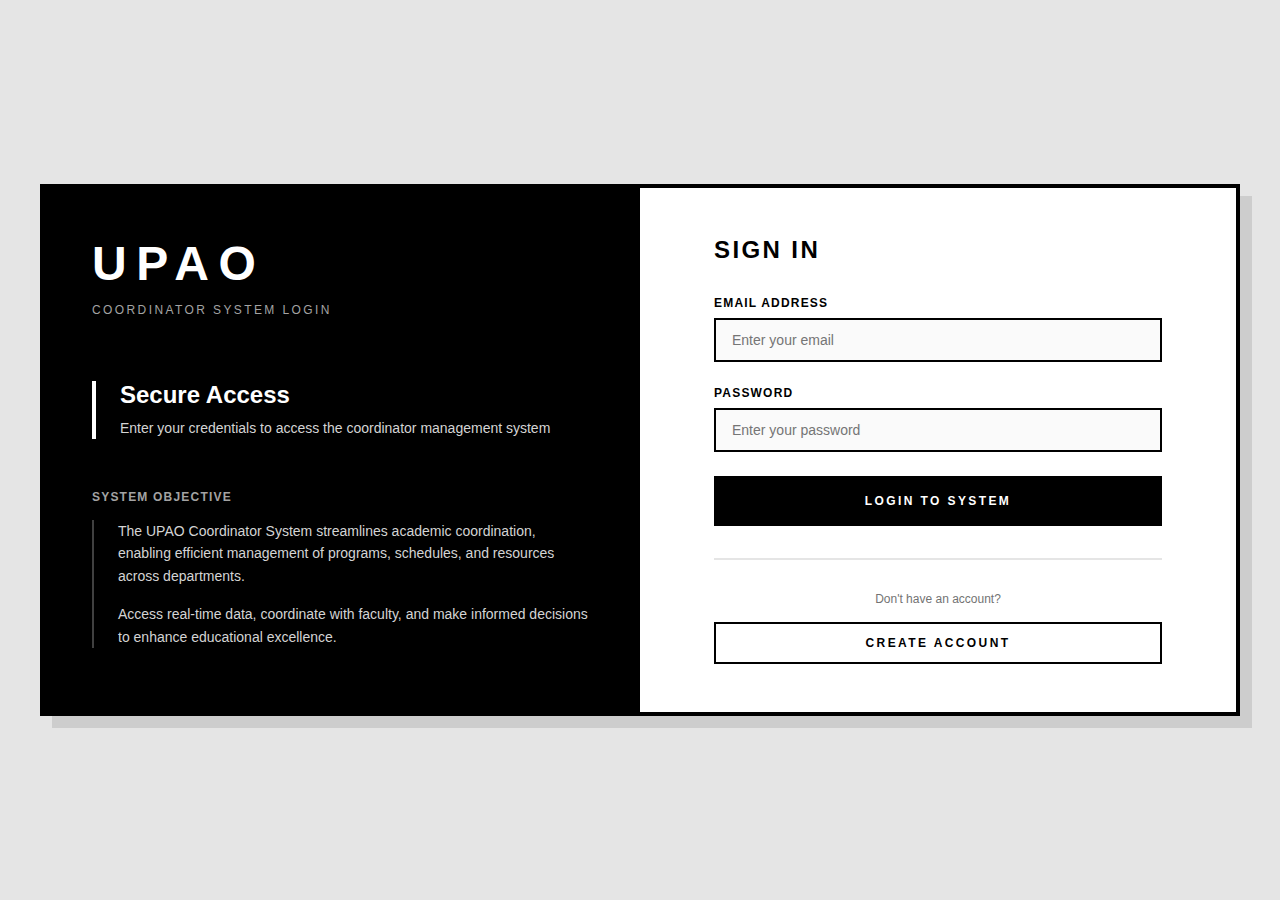
<file: login.html>
<!DOCTYPE html>
<html lang="en">
<head>
  <meta charset="UTF-8">
  <meta name="viewport" content="width=device-width, initial-scale=1.0">
  <title>UPAO Coordinator System</title>
  <style>
    * {
      margin: 0;
      padding: 0;
      box-sizing: border-box;
    }

    body {
      font-family: -apple-system, BlinkMacSystemFont, 'Segoe UI', 'Roboto', 'Oxygen', 'Ubuntu', 'Cantarell', sans-serif;
      background-color: #e5e5e5;
      min-height: 100vh;
      display: flex;
      align-items: center;
      justify-content: center;
      padding: 1rem;
    }

    .container {
      width: 100%;
      max-width: 1200px;
      background: white;
      border: 4px solid black;
      box-shadow: 12px 12px 0 rgba(0, 0, 0, 0.1);
    }

    .grid {
      display: grid;
      grid-template-columns: 1fr;
    }

    @media (min-width: 1024px) {
      .grid {
        grid-template-columns: 1fr 1fr;
      }
    }

    .left-column {
      background: black;
      color: white;
      padding: 3rem;
      display: flex;
      flex-direction: column;
      justify-content: space-between;
    }

    .logo h1 {
      font-size: 3rem;
      font-weight: bold;
      text-transform: uppercase;
      letter-spacing: 0.2em;
      margin-bottom: 0.75rem;
    }

    .logo p {
      font-size: 0.75rem;
      text-transform: uppercase;
      letter-spacing: 0.2em;
      color: #a3a3a3;
    }

    .branding {
      display: none;
      margin-top: 4rem;
    }

    @media (min-width: 1024px) {
      .branding {
        display: block;
      }
    }

    .branding-item {
      border-left: 4px solid white;
      padding-left: 1.5rem;
    }

    .branding-item h2 {
      font-size: 1.5rem;
      font-weight: bold;
      margin-bottom: 0.5rem;
    }

    .branding-item p {
      font-size: 0.875rem;
      color: #d4d4d4;
      line-height: 1.6;
    }

    .objective {
      margin-top: 3rem;
    }

    @media (min-width: 1024px) {
      .objective {
        margin-top: 0;
      }
    }

    .objective h3 {
      font-size: 0.75rem;
      font-weight: bold;
      text-transform: uppercase;
      letter-spacing: 0.1em;
      margin-bottom: 1rem;
      color: #a3a3a3;
    }

    .objective-content {
      border-left: 2px solid #404040;
      padding-left: 1.5rem;
    }

    .objective-content p {
      font-size: 0.875rem;
      color: #d4d4d4;
      line-height: 1.6;
      margin-bottom: 1rem;
    }

    .right-column {
      padding: 3rem;
      display: flex;
      flex-direction: column;
      justify-content: center;
    }

    .form-container {
      max-width: 28rem;
      margin: 0 auto;
      width: 100%;
    }

    .form-title {
      font-size: 1.5rem;
      font-weight: bold;
      text-transform: uppercase;
      letter-spacing: 0.1em;
      margin-bottom: 2rem;
      text-align: center;
    }

    @media (min-width: 1024px) {
      .form-title {
        text-align: left;
      }
    }

    .alert {
      padding: 1rem;
      margin-bottom: 1.5rem;
      border: 2px solid;
      font-size: 0.875rem;
      font-weight: 500;
    }

    .alert-error {
      background: #fef2f2;
      color: #b91c1c;
      border-color: #b91c1c;
    }

    .alert-success {
      background: #f0fdf4;
      color: #15803d;
      border-color: #15803d;
    }

    .hidden {
      display: none;
    }

    .form-group {
      margin-bottom: 1.5rem;
    }

    label {
      display: block;
      font-size: 0.75rem;
      font-weight: bold;
      text-transform: uppercase;
      letter-spacing: 0.1em;
      margin-bottom: 0.5rem;
    }

    input {
      width: 100%;
      padding: 0.75rem 1rem;
      border: 2px solid black;
      background: #fafafa;
      font-size: 0.875rem;
      transition: background-color 0.2s;
    }

    input:focus {
      outline: none;
      background: white;
    }

    .btn {
      width: 100%;
      padding: 1rem;
      border: 2px solid black;
      font-weight: bold;
      font-size: 0.75rem;
      text-transform: uppercase;
      letter-spacing: 0.2em;
      cursor: pointer;
      transition: all 0.2s;
    }

    .btn-primary {
      background: black;
      color: white;
    }

    .btn-primary:hover:not(:disabled) {
      background: #262626;
    }

    .btn-primary:disabled {
      background: #a3a3a3;
      border-color: #a3a3a3;
      cursor: not-allowed;
    }

    .btn-secondary {
      background: white;
      color: black;
      display: inline-block;
      padding: 0.75rem 1.5rem;
      text-decoration: none;
    }

    .btn-secondary:hover {
      background: black;
      color: white;
    }

    .loading-spinner {
      display: inline-block;
      width: 1rem;
      height: 1rem;
      border: 2px solid white;
      border-top-color: transparent;
      border-radius: 50%;
      animation: spin 0.6s linear infinite;
      margin-right: 0.5rem;
      vertical-align: middle;
    }

    @keyframes spin {
      to { transform: rotate(360deg); }
    }

    .footer {
      margin-top: 2rem;
      padding-top: 2rem;
      border-top: 2px solid #e5e5e5;
      text-align: center;
    }

    .footer p {
      font-size: 0.75rem;
      color: #737373;
      margin-bottom: 1rem;
    }

    .account-type-box {
      background: #fafafa;
      border: 2px solid #d4d4d4;
      padding: 1.25rem;
      margin-bottom: 1.25rem;
    }

    .account-type-label {
      display: block;
      font-size: 0.75rem;
      font-weight: bold;
      text-transform: uppercase;
      letter-spacing: 0.1em;
      margin-bottom: 0.75rem;
    }

    .account-type-grid {
      display: grid;
      grid-template-columns: 1fr 1fr;
      gap: 0.75rem;
    }

    .account-type-btn {
      padding: 1rem;
      border: 2px solid #d4d4d4;
      background: white;
      color: black;
      text-align: center;
      cursor: pointer;
      transition: all 0.2s;
    }

    .account-type-btn.active {
      background: black;
      color: white;
      border-color: black;
    }

    .account-type-btn:hover:not(.active) {
      border-color: black;
    }

    .account-type-title {
      font-size: 0.75rem;
      font-weight: bold;
      text-transform: uppercase;
    }

    .account-type-subtitle {
      font-size: 0.625rem;
      margin-top: 0.25rem;
      opacity: 0.75;
    }

    .member-warning {
      background: #fef3c7;
      border: 2px solid #d97706;
      padding: 1rem;
      margin-bottom: 1.25rem;
    }

    .member-warning p {
      font-size: 0.75rem;
      color: #92400e;
      font-weight: 500;
      text-transform: uppercase;
      margin-bottom: 0.75rem;
    }

    .password-requirements {
      margin-top: 0.5rem;
      padding: 0.75rem;
      background: #fafafa;
      border: 1px solid #d4d4d4;
    }

    .password-requirements ul {
      list-style: none;
    }

    .password-requirements li {
      font-size: 0.625rem;
      margin-bottom: 0.25rem;
      color: #737373;
    }

    .password-requirements li.valid {
      color: #15803d;
    }

    .account-info {
      margin-top: 3rem;
    }

    @media (min-width: 1024px) {
      .account-info {
        margin-top: 0;
      }
    }

    .account-info h3 {
      font-size: 0.75rem;
      font-weight: bold;
      text-transform: uppercase;
      letter-spacing: 0.1em;
      margin-bottom: 1rem;
      color: #a3a3a3;
    }

    .account-type-info {
      border-left: 2px solid #404040;
      padding-left: 1.5rem;
      margin-bottom: 1rem;
    }

    .account-type-info p:first-child {
      font-size: 0.75rem;
      font-weight: bold;
      text-transform: uppercase;
      letter-spacing: 0.1em;
      margin-bottom: 0.5rem;
    }

    .account-type-info p:last-child {
      font-size: 0.875rem;
      color: #d4d4d4;
      line-height: 1.6;
    }
  </style>
</head>
<body>
  <div class="container">
    <div class="grid" id="app">
      <!-- Content will be dynamically loaded here -->
    </div>
  </div>

  <script>
    // State management
    let currentPage = 'login';
    let formData = {
      login: { email: '', password: '' },
      register: {
        accountType: 'USER',
        fullName: '',
        email: '',
        password: '',
        confirmPassword: '',
        memberCode: ''
      }
    };
    let passwordReqs = {
      length: false,
      uppercase: false,
      lowercase: false,
      number: false
    };

    // Navigation
    function navigateTo(page) {
      currentPage = page;
      render();
    }

    // Alert management
    function showAlert(message, type) {
      const alertDiv = document.getElementById('alert');
      if (alertDiv) {
        alertDiv.className = `alert alert-${type}`;
        alertDiv.textContent = message;
        alertDiv.classList.remove('hidden');
      }
    }

    function hideAlert() {
      const alertDiv = document.getElementById('alert');
      if (alertDiv) {
        alertDiv.classList.add('hidden');
      }
    }

    // Password validation
    function validatePassword(password) {
      passwordReqs = {
        length: password.length >= 8,
        uppercase: /[A-Z]/.test(password),
        lowercase: /[a-z]/.test(password),
        number: /[0-9]/.test(password)
      };
      updatePasswordRequirements();
    }

    function updatePasswordRequirements() {
      const reqs = document.querySelectorAll('.password-requirements li');
      if (reqs.length === 4) {
        reqs[0].className = passwordReqs.length ? 'valid' : '';
        reqs[1].className = passwordReqs.uppercase ? 'valid' : '';
        reqs[2].className = passwordReqs.lowercase ? 'valid' : '';
        reqs[3].className = passwordReqs.number ? 'valid' : '';
      }
    }

    // Login form handler
    function handleLogin(e) {
      e.preventDefault();
      hideAlert();

      const email = formData.login.email;
      const password = formData.login.password;

      if (!email || !password) {
        showAlert('Please enter both email and password', 'error');
        return;
      }

      const btn = document.getElementById('loginBtn');
      btn.disabled = true;
      btn.innerHTML = '<span class="loading-spinner"></span> Signing In...';

      setTimeout(() => {
        if (email === 'test@example.com' && password === 'password') {
          showAlert('Welcome! Redirecting...', 'success');
          setTimeout(() => {
            alert('Login successful! Dashboard would load here.');
            btn.disabled = false;
            btn.textContent = 'Login to System';
          }, 1000);
        } else {
          showAlert('Invalid email or password', 'error');
          formData.login.password = '';
          btn.disabled = false;
          btn.textContent = 'Login to System';
          render();
        }
      }, 1000);
    }

    // Register form handler
    function handleRegister(e) {
      e.preventDefault();
      hideAlert();

      const { accountType, fullName, email, password, confirmPassword, memberCode } = formData.register;

      if (!fullName || !email || !password || !confirmPassword) {
        showAlert('Please fill in all fields', 'error');
        return;
      }

      if (accountType === 'MEMBER' && !memberCode) {
        showAlert('Please enter your UPAO member verification code', 'error');
        return;
      }

      const emailRegex = /^[^\s@]+@[^\s@]+\.[^\s@]+$/;
      if (!emailRegex.test(email)) {
        showAlert('Please enter a valid email address', 'error');
        return;
      }

      if (!passwordReqs.length || !passwordReqs.uppercase || !passwordReqs.lowercase || !passwordReqs.number) {
        showAlert('Password does not meet all requirements', 'error');
        return;
      }

      if (password !== confirmPassword) {
        showAlert('Passwords do not match', 'error');
        return;
      }

      const btn = document.getElementById('registerBtn');
      btn.disabled = true;
      btn.innerHTML = '<span class="loading-spinner"></span> Creating Account...';

      setTimeout(() => {
        showAlert('Account created successfully! Redirecting...', 'success');
        setTimeout(() => {
          navigateTo('login');
          btn.disabled = false;
          btn.textContent = 'Create Account';
        }, 1500);
      }, 1000);
    }

    // Render login page
    function renderLogin() {
      return `
        <div class="left-column">
          <div>
            <div class="logo">
              <h1>UPAO</h1>
              <p>Coordinator System Login</p>
            </div>
            <div class="branding">
              <div class="branding-item">
                <h2>Secure Access</h2>
                <p>Enter your credentials to access the coordinator management system</p>
              </div>
            </div>
          </div>
          <div class="objective">
            <h3>System Objective</h3>
            <div class="objective-content">
              <p>The UPAO Coordinator System streamlines academic coordination, enabling efficient management of programs, schedules, and resources across departments.</p>
              <p>Access real-time data, coordinate with faculty, and make informed decisions to enhance educational excellence.</p>
            </div>
          </div>
        </div>
        <div class="right-column">
          <div class="form-container">
            <h2 class="form-title">Sign In</h2>
            <div id="alert" class="alert hidden"></div>
            <form onsubmit="handleLogin(event)">
              <div class="form-group">
                <label for="email">Email Address</label>
                <input type="email" id="email" placeholder="Enter your email" required autocomplete="email" value="${formData.login.email}" oninput="formData.login.email = this.value">
              </div>
              <div class="form-group">
                <label for="password">Password</label>
                <input type="password" id="password" placeholder="Enter your password" required autocomplete="current-password" value="${formData.login.password}" oninput="formData.login.password = this.value">
              </div>
              <button type="submit" class="btn btn-primary" id="loginBtn">Login to System</button>
            </form>
            <div class="footer">
              <p>Don't have an account?</p>
              <a href="#" class="btn btn-secondary" onclick="navigateTo('register'); return false;">Create Account</a>
            </div>
          </div>
        </div>
      `;
    }

    // Render register page
    function renderRegister() {
      return `
        <div class="left-column">
          <div>
            <div class="logo">
              <h1>UPAO</h1>
              <p>Create New Account</p>
            </div>
            <div class="branding">
              <div class="branding-item">
                <h2>Join Our System</h2>
                <p>Create your account to access the coordinator management system</p>
              </div>
            </div>
          </div>
          <div class="account-info">
            <h3>Account Types</h3>
            <div class="account-type-info">
              <p>Regular User</p>
              <p>Basic access to view and interact with system resources</p>
            </div>
            <div class="account-type-info">
              <p>UPAO Member</p>
              <p>Enhanced privileges for coordinators and faculty members</p>
            </div>
          </div>
        </div>
        <div class="right-column">
          <div class="form-container">
            <h2 class="form-title">Register</h2>
            <div id="alert" class="alert hidden"></div>
            <form onsubmit="handleRegister(event)">
              <div class="account-type-box">
                <span class="account-type-label">Account Type</span>
                <div class="account-type-grid">
                  <button type="button" class="account-type-btn ${formData.register.accountType === 'USER' ? 'active' : ''}" onclick="formData.register.accountType = 'USER'; render();">
                    <div class="account-type-title">Regular User</div>
                    <div class="account-type-subtitle">Basic access</div>
                  </button>
                  <button type="button" class="account-type-btn ${formData.register.accountType === 'MEMBER' ? 'active' : ''}" onclick="formData.register.accountType = 'MEMBER'; render();">
                    <div class="account-type-title">UPAO Member</div>
                    <div class="account-type-subtitle">Member access</div>
                  </button>
                </div>
              </div>
              ${formData.register.accountType === 'MEMBER' ? `
                <div class="member-warning">
                  <p>UPAO Members require a verification code</p>
                  <label for="memberCode">Member Verification Code</label>
                  <input type="text" id="memberCode" placeholder="Enter your member code" required value="${formData.register.memberCode}" oninput="formData.register.memberCode = this.value">
                </div>
              ` : ''}
              <div class="form-group">
                <label for="fullName">Full Name</label>
                <input type="text" id="fullName" placeholder="Enter your full name" required autocomplete="name" value="${formData.register.fullName}" oninput="formData.register.fullName = this.value">
              </div>
              <div class="form-group">
                <label for="regEmail">Email Address</label>
                <input type="email" id="regEmail" placeholder="Enter your email" required autocomplete="email" value="${formData.register.email}" oninput="formData.register.email = this.value">
              </div>
              <div class="form-group">
                <label for="regPassword">Password</label>
                <input type="password" id="regPassword" placeholder="Create a password" required autocomplete="new-password" value="${formData.register.password}" oninput="formData.register.password = this.value; validatePassword(this.value)">
                <div class="password-requirements">
                  <ul>
                    <li class="${passwordReqs.length ? 'valid' : ''}">${passwordReqs.length ? '✓' : '○'} At least 8 characters</li>
                    <li class="${passwordReqs.uppercase ? 'valid' : ''}">${passwordReqs.uppercase ? '✓' : '○'} One uppercase letter</li>
                    <li class="${passwordReqs.lowercase ? 'valid' : ''}">${passwordReqs.lowercase ? '✓' : '○'} One lowercase letter</li>
                    <li class="${passwordReqs.number ? 'valid' : ''}">${passwordReqs.number ? '✓' : '○'} One number</li>
                  </ul>
                </div>
              </div>
              <div class="form-group">
                <label for="confirmPassword">Confirm Password</label>
                <input type="password" id="confirmPassword" placeholder="Confirm your password" required autocomplete="new-password" value="${formData.register.confirmPassword}" oninput="formData.register.confirmPassword = this.value">
              </div>
              <button type="submit" class="btn btn-primary" id="registerBtn">Create Account</button>
            </form>
            <div class="footer">
              <p>Already have an account?</p>
              <a href="#" class="btn btn-secondary" onclick="navigateTo('login'); return false;">Login Here</a>
            </div>
          </div>
        </div>
      `;
    }

    // Main render function
    function render() {
      const app = document.getElementById('app');
      if (currentPage === 'login') {
        app.innerHTML = renderLogin();
      } else if (currentPage === 'register') {
        app.innerHTML = renderRegister();
      }
    }

    // Initialize
    render();
  </script>
</body>
</html>
</file>
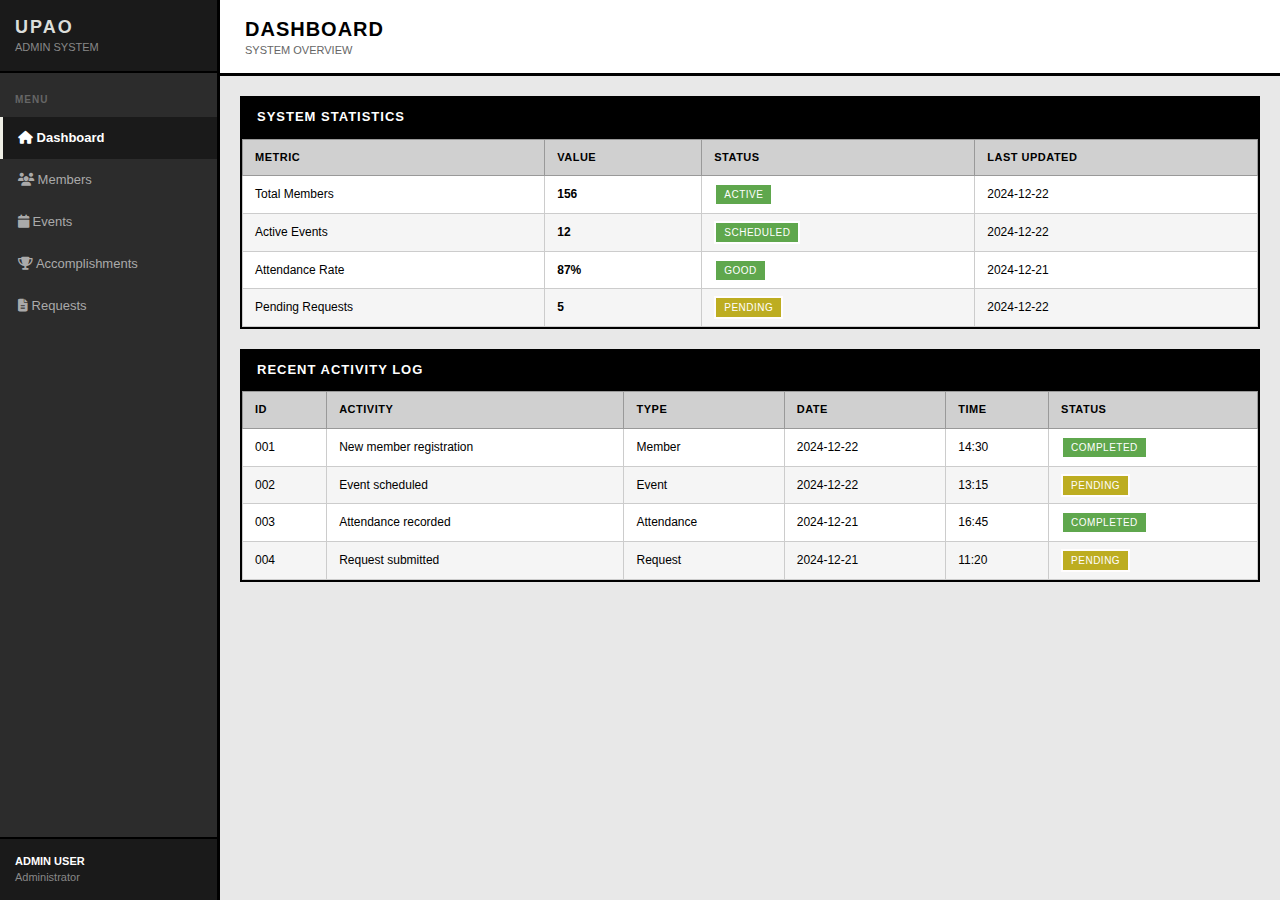
<file: admin/admin-main.html>
<!DOCTYPE html>
<html lang="en">
<head>
    <meta charset="UTF-8">
    <meta name="viewport" content="width=device-width, initial-scale=1.0">
    <title>UPAO Admin System</title>
    <link href="https://cdnjs.cloudflare.com/ajax/libs/font-awesome/6.4.0/css/all.min.css" rel="stylesheet">
    <style>
        * {
            margin: 0;
            padding: 0;
            box-sizing: border-box;
        }   

        body {
            font-family: -apple-system, BlinkMacSystemFont, 'Segoe UI', Roboto, 'Helvetica Neue', sans-serif;
            background: #e8e8e8;
            color: #000000f5;
            line-height: 1.4;
        }

        .admin-container {
            display: flex;
            min-height: 100vh;
        }

        /* Sidebar */
        .sidebar {
            width: 220px;
            background: #2c2c2c;
            color: #fff;
            position: fixed;
            height: 100vh;
            left: 0;
            top: 0;
            overflow-y: auto;
            border-right: 3px solid #000;
        }

        .sidebar-header {
            padding: 15px;
            background: #1a1a1a;
            border-bottom: 2px solid #000;
        }

        .logo-text h1 {
            font-size: 18px;
            font-weight: bold;
            color: #dbdedb;
            text-transform: uppercase;
            letter-spacing: 2px;
        }

        .logo-text p {
            font-size: 11px;
            color: #888;
            text-transform: uppercase;
        }

        .sidebar-nav {
            padding: 10px 0;
        }

        .nav-section h3 {
            font-size: 10px;
            font-weight: bold;
            text-transform: uppercase;
            color: #666;
            padding: 10px 15px;
            letter-spacing: 1px;
        }

        .nav-menu {
            list-style: none;
        }

        .nav-link {
            display: block;
            padding: 12px 15px;
            color: #aaa;
            text-decoration: none;
            font-size: 13px;
            border-left: 3px solid transparent;
            transition: all 0.1s;
        }

        .nav-link:hover {
            background: #3a3a3a;
            color: #fff;
            border-left-color: #cccccc;
        }

        .nav-item.active .nav-link {
            background: #1a1a1a;
            color: #ffffff;
            border-left-color: #efefe6;
            font-weight: bold;
        }

        .sidebar-footer {
            position: absolute;
            bottom: 0;
            width: 220px;
            padding: 15px;
            background: #1a1a1a;
            border-top: 2px solid #000;
        }

        .user-info {
            font-size: 11px;
            color: #888;
        }

        .user-name {
            color: #fff;
            font-weight: bold;
        }

        /* Main Content */
        .main-content {
            flex: 1;
            margin-left: 220px;
            background: #e8e8e8;
        }

        .header {
            background: #fff;
            border-bottom: 3px solid #000;
            padding: 15px 25px;
        }

        .header-title h1 {
            font-size: 20px;
            font-weight: bold;
            color: #000;
            text-transform: uppercase;
            letter-spacing: 1px;
        }

        .header-title p {
            font-size: 11px;
            color: #666;
            text-transform: uppercase;
        }

        .content {
            padding: 20px;
        }

        .page-content {
            display: none;
        }

        .page-content.active {
            display: block;
        }

        /* Tables */
        .table-wrapper {
            background: #fff;
            border: 2px solid #000;
            margin-bottom: 20px;
        }

        .table-header {
            background: #000;
            color: #ffffff;
            padding: 10px 15px;
            font-size: 13px;
            font-weight: bold;
            text-transform: uppercase;
            letter-spacing: 1px;
            border-bottom: 2px solid #000;
        }

        table {
            width: 100%;
            border-collapse: collapse;
            background: #fff;
        }

        thead {
            background: #d0d0d0;
        }

        th {
            padding: 10px 12px;
            text-align: left;
            font-size: 11px;
            font-weight: bold;
            color: #000;
            text-transform: uppercase;
            border: 1px solid #999;
            letter-spacing: 0.5px;
        }

        td {
            padding: 10px 12px;
            border: 1px solid #ccc;
            font-size: 12px;
            color: #000;
            background: #fff;
        }

        tbody tr:nth-child(even) td {
            background: #f5f5f5;
        }

     

        .member-row {
            cursor: pointer;
        }

        /* Buttons */
        .btn {
            padding: 6px 12px;
            border: 2px solid #000;
            background: #ffffff;
            color: #000;
            font-size: 11px;
            font-weight: bold;
            text-transform: uppercase;
            cursor: pointer;
            transition: all 0.1s;
            font-family: 'Courier New', monospace;
        }

        .btn:hover {
            background: #000000;
            color: #ffffff;
        }

        .btn-primary {
            background: #000;
            color: #eff5ef;
        }

        .btn-primary:hover {
            background: #efefed;
            color: #000;
        }

        .btn-success {
            background: #ffffff;
            color: #000000;
            border-color: #006600;
        }

        .btn-success:hover {
            background: #159d00;
        }

        .btn-danger {
            background: #ffffff;
            color: #000000;
            border-color: #000000;
        }

        .btn-danger:hover {
            background: #ff0000;
        }

        .btn-info {
            background: #0066cc;
            color: #fff;
            border-color: #004499;
        }

        .btn-info:hover {
            background: #0088ff;
        }

        .btn-sm {
            padding: 4px 8px;
            font-size: 10px;
        }

        .page-actions {
            display: flex;
            gap: 10px;
            margin-bottom: 15px;
        }

        /* Status badges */
        .status-badge {
            padding: 4px 8px;
            font-size: 10px;
            text-transform: uppercase;
            border: 2px solid;
            letter-spacing: 0.5px;
        }

        .status-pending {
            background: #bdad21;
            color: #fffdfd;
        }

        .status-approved {
            background: #5fa74d;
            color: #ffffff;
        }

        .status-rejected {
            background: #c60c0c;
            color: #fdfdfd;
        }

        /* Forms */
        .form-group {
            margin-bottom: 15px;
        }

        label {
            display: block;
            font-size: 11px;
            font-weight: bold;
            color: #000;
            margin-bottom: 5px;
            text-transform: uppercase;
        }

        input, select, textarea {
            width: 100%;
            padding: 8px;
            border: 2px solid #000;
            font-size: 12px;
            font-family: -apple-system, BlinkMacSystemFont, 'Segoe UI', Roboto, 'Helvetica Neue', sans-serif;
            background: #fffcfc;
        }

        input:focus, select:focus, textarea:focus {
            outline: none;
            background: #f6f4f4;
        }

        textarea {
            resize: vertical;
            min-height: 80px;
        }

        /* Modal */
        .modal {
            display: none;
            position: fixed;
            top: 0;
            left: 0;
            width: 100%;
            height: 100%;
            background: rgba(0, 0, 0, 0.8);
            z-index: 2000;
            align-items: center;
            justify-content: center;
        }

        .modal.show {
            display: flex;
        }

        .modal-container {
            background: #fff;
            border: 3px solid #000;
            max-width: 600px;
            width: 90%;
            max-height: 90vh;
            overflow-y: auto;
        }

        .modal-header {
            padding: 15px;
            background: #000;
            color: #fafbfa;
            display: flex;
            justify-content: space-between;
            align-items: center;
            border-bottom: 2px solid #000;
        }

        .modal-header h2 {
            font-size: 16px;
            text-transform: uppercase;
            letter-spacing: 1px;
        }

        .modal-close {
            background: none;
            border: none;
            font-size: 24px;
            cursor: pointer;
            color: #ffffff;
        }

        .modal-body {
            padding: 20px;
        }

        .modal-footer {
            padding: 15px;
            border-top: 2px solid #000;
            display: flex;
            gap: 10px;
            justify-content: flex-end;
            background: #f0f0f0;
        }

        .filter-container {
            margin-bottom: 15px;
            display: flex;
            gap: 10px;
            align-items: center;
        }

        .filter-container select {
            width: auto;
            min-width: 200px;
        }

        /* File list */
        .file-list {
            margin-top: 10px;
        }

        .file-item {
            display: flex;
            justify-content: space-between;
            align-items: center;
            padding: 10px;
            border: 2px solid #6e4c4c;
            background: #f5f5f5;
            margin-bottom: 8px;
            font-size: 11px;
        }

        .file-name {
            display: flex;
            align-items: center;
            gap: 8px;
        }

        .file-actions {
            display: flex;
            gap: 5px;
        }

        /* Profile modal */
        .profile-header {
            display: flex;
            gap: 15px;
            margin-bottom: 20px;
            padding-bottom: 15px;
            border-bottom: 2px solid #000;
        }

        .profile-avatar {
            width: 80px;
            height: 80px;
            background: #000;
            color: #fff;
            border: 3px solid #000;
            display: flex;
            align-items: center;
            justify-content: center;
            font-size: 32px;
            font-weight: bold;
        }

        .profile-info h3 {
            font-size: 16px;
            font-weight: bold;
            text-transform: uppercase;
        }

        .detail-row {
            display: flex;
            justify-content: space-between;
            padding: 10px;
            border-bottom: 1px solid #ccc;
        }

        .detail-row:nth-child(even) {
            background: #f5f5f5;
        }

        .detail-label {
            font-weight: bold;
            text-transform: uppercase;
            font-size: 11px;
        }

        .detail-value {
            font-size: 12px;
        }

        /* Responsive */
        @media (max-width: 768px) {
            .sidebar {
                transform: translateX(-100%);
                transition: transform 0.3s;
            }

            .sidebar.show {
                transform: translateX(0);
            }

            .main-content {
                margin-left: 0;
            }

            .sidebar-footer {
                position: relative;
                width: 100%;
            }

            table {
                font-size: 10px;
            }

            th, td {
                padding: 8px 6px;
            }
        }
    </style>
</head>
<body>
    <div class="admin-container">
        <!-- Sidebar -->
        <aside class="sidebar" id="sidebar">
            <div class="sidebar-header">
                <div class="logo-text">
                    <h1>UPAO</h1>
                    <p>Admin System</p>
                </div>
            </div>
            <nav class="sidebar-nav">
                <div class="nav-section">
                    <h3>Menu</h3>
                    <ul class="nav-menu">
                        <li class="nav-item active">
                            <a class="nav-link" data-page="dashboard">
                                <i class="fas fa-home"></i> Dashboard
                            </a>
                        </li>
                        <li class="nav-item">
                            <a class="nav-link" data-page="members">
                                <i class="fas fa-users"></i> Members
                            </a>
                        </li>
                        <li class="nav-item">
                            <a class="nav-link" data-page="events">
                                <i class="fas fa-calendar"></i> Events
                            </a>
                        </li>
                        <li class="nav-item">
                            <a class="nav-link" data-page="accomplishment">
                                <i class="fas fa-trophy"></i> Accomplishments
                            </a>
                        </li>
                        <li class="nav-item">
                            <a class="nav-link" data-page="requests">
                                <i class="fas fa-file-text"></i> Requests
                            </a>
                        </li>
                    </ul>
                </div>
            </nav>
            <div class="sidebar-footer">
                <div class="user-info">
                    <div class="user-name">ADMIN USER</div>
                    <div>Administrator</div>
                </div>
            </div>
        </aside>

        <!-- Main Content -->
        <div class="main-content">
            <!-- Header -->
            <header class="header">
                <div class="header-title">
                    <h1 id="pageTitle">Dashboard</h1>
                    <p id="pageSubtitle">System Overview</p>
                </div>
            </header>

            <!-- Content -->
            <main class="content">
                <!-- Dashboard Content -->
                <div class="page-content active" id="dashboardContent">
                    <!-- System Statistics Table -->
                    <div class="table-wrapper">
                        <div class="table-header">System Statistics</div>
                        <table>
                            <thead>
                                <tr>
                                    <th>Metric</th>
                                    <th>Value</th>
                                    <th>Status</th>
                                    <th>Last Updated</th>
                                </tr>
                            </thead>
                            <tbody>
                                <tr>
                                    <td>Total Members</td>
                                    <td><strong>156</strong></td>
                                    <td><span class="status-badge status-approved">ACTIVE</span></td>
                                    <td>2024-12-22</td>
                                </tr>
                                <tr>
                                    <td>Active Events</td>
                                    <td><strong>12</strong></td>
                                    <td><span class="status-badge status-approved">SCHEDULED</span></td>
                                    <td>2024-12-22</td>
                                </tr>
                                <tr>
                                    <td>Attendance Rate</td>
                                    <td><strong>87%</strong></td>
                                    <td><span class="status-badge status-approved">GOOD</span></td>
                                    <td>2024-12-21</td>
                                </tr>
                                <tr>
                                    <td>Pending Requests</td>
                                    <td><strong>5</strong></td>
                                    <td><span class="status-badge status-pending">PENDING</span></td>
                                    <td>2024-12-22</td>
                                </tr>
                            </tbody>
                        </table>
                    </div>

                    <!-- Recent Activity Table -->
                    <div class="table-wrapper">
                        <div class="table-header">Recent Activity Log</div>
                        <table>
                            <thead>
                                <tr>
                                    <th>ID</th>
                                    <th>Activity</th>
                                    <th>Type</th>
                                    <th>Date</th>
                                    <th>Time</th>
                                    <th>Status</th>
                                </tr>
                            </thead>
                            <tbody>
                                <tr>
                                    <td>001</td>
                                    <td>New member registration</td>
                                    <td>Member</td>
                                    <td>2024-12-22</td>
                                    <td>14:30</td>
                                    <td><span class="status-badge status-approved">COMPLETED</span></td>
                                </tr>
                                <tr>
                                    <td>002</td>
                                    <td>Event scheduled</td>
                                    <td>Event</td>
                                    <td>2024-12-22</td>
                                    <td>13:15</td>
                                    <td><span class="status-badge status-pending">PENDING</span></td>
                                </tr>
                                <tr>
                                    <td>003</td>
                                    <td>Attendance recorded</td>
                                    <td>Attendance</td>
                                    <td>2024-12-21</td>
                                    <td>16:45</td>
                                    <td><span class="status-badge status-approved">COMPLETED</span></td>
                                </tr>
                                <tr>
                                    <td>004</td>
                                    <td>Request submitted</td>
                                    <td>Request</td>
                                    <td>2024-12-21</td>
                                    <td>11:20</td>
                                    <td><span class="status-badge status-pending">PENDING</span></td>
                                </tr>
                            </tbody>
                        </table>
                    </div>
                </div>

                <!-- Members Content -->
                <div class="page-content" id="membersContent">
                    <div style="display: flex; justify-content: space-between; margin-bottom: 15px;">
                        <div class="filter-container">
                            <label for="fieldFilter">Field:</label>
                            <select id="fieldFilter">
                                <option value="">All Fields</option>
                                <option value="Chorale">Chorale</option>
                                <option value="Dance">Dance</option>
                                <option value="Rondalla">Rondalla</option>
                                <option value="Live Band">Live Band</option>
                                <option value="Theater Arts">Theater Arts</option>
                                <option value="Visual Arts">Visual Arts</option>
                            </select>
                        </div>
                        <!-- Removed "Add Member" button as per requirements -->
                    </div>

                    <!-- Split layout into table and profile display side by side -->
                    <div style="display: flex; gap: 20px;">
                        <!-- Member Table -->
                        <div style="flex: 1;">
                            <div class="table-wrapper">
                                <div class="table-header">Member Directory</div>
                                <table>
                                    <thead>
                                        <tr>
                                            <th>ID</th>
                                            <th>Name</th>
                                            <th>Email</th>
                                            <th>Field</th>
                                            <th>Join Date</th>
                                            <th>Status</th>
                                        </tr>
                                    </thead>
                                    <tbody id="membersTableBody">
                                        <tr class="member-row" 
                                            data-id="M001"
                                            data-field="Chorale" 
                                            data-name="John Doe" 
                                            data-email="john@example.com" 
                                            data-phone="+1-555-0101"
                                            data-course="BS Computer Science"
                                            data-year="3rd Year"
                                            data-joindate="2024-01-15" 
                                            data-status="Active">
                                            <td>M001</td>
                                            <td>John Doe</td>
                                            <td>john@example.com</td>
                                            <td>Chorale</td>
                                            <td>2024-01-15</td>
                                            <td><span class="status-badge status-approved">ACTIVE</span></td>
                                        </tr>
                                        <tr class="member-row" 
                                            data-id="M002"
                                            data-field="Dance" 
                                            data-name="Jane Smith" 
                                            data-email="jane@example.com"
                                            data-phone="+1-555-0102"
                                            data-course="BS Information Technology"
                                            data-year="2nd Year"
                                            data-joindate="2024-02-20" 
                                            data-status="Active">
                                            <td>M002</td>
                                            <td>Jane Smith</td>
                                            <td>jane@example.com</td>
                                            <td>Dance</td>
                                            <td>2024-02-20</td>
                                            <td><span class="status-badge status-approved">ACTIVE</span></td>
                                        </tr>
                                        <tr class="member-row" 
                                            data-id="M003"
                                            data-field="Rondalla" 
                                            data-name="Bob Johnson" 
                                            data-email="bob@example.com"
                                            data-phone="+1-555-0103"
                                            data-course="BS Business Administration"
                                            data-year="4th Year"
                                            data-joindate="2024-03-10" 
                                            data-status="Active">
                                            <td>M003</td>
                                            <td>Bob Johnson</td>
                                            <td>bob@example.com</td>
                                            <td>Rondalla</td>
                                            <td>2024-03-10</td>
                                            <td><span class="status-badge status-approved">ACTIVE</span></td>
                                        </tr>
                                    </tbody>
                                </table>
                            </div>
                        </div>

                        <!-- Member Profile Display Section -->
                        <div style="flex: 0 0 350px;">
                            <div class="table-wrapper" id="memberProfileDisplay" style="display: none;">
                                <div class="table-header">Member Profile</div>
                                <div style="padding: 20px;">
                                    <!-- Profile Header with Avatar -->
                                    <div style="text-align: center; margin-bottom: 20px; padding-bottom: 15px; border-bottom: 2px solid #000;">
                                        <div style="width: 80px; height: 80px; background: #000; color: #fff; border: 3px solid #000; display: inline-flex; align-items: center; justify-content: center; font-size: 32px; font-weight: bold; margin-bottom: 10px;" id="profileDisplayAvatar">
                                            J
                                        </div>
                                        <h3 style="font-size: 16px; font-weight: bold; text-transform: uppercase; margin: 10px 0 5px 0;" id="profileDisplayName">John Doe</h3>
                                        <p style="font-size: 11px; color: #666; text-transform: uppercase;" id="profileDisplayField">Chorale</p>
                                    </div>

                                    <!-- Profile Details -->
                                    <div style="font-size: 12px;">
                                        <div style="display: flex; justify-content: space-between; padding: 10px 0; border-bottom: 1px solid #ccc;">
                                            <span style="font-weight: bold; text-transform: uppercase; font-size: 10px;">Member ID:</span>
                                            <span id="profileDisplayId">M001</span>
                                        </div>
                                        <div style="display: flex; justify-content: space-between; padding: 10px 0; border-bottom: 1px solid #ccc; background: #f5f5f5;">
                                            <span style="font-weight: bold; text-transform: uppercase; font-size: 10px;">Full Name:</span>
                                            <span id="profileDisplayFullName">John Doe</span>
                                        </div>
                                        <div style="display: flex; justify-content: space-between; padding: 10px 0; border-bottom: 1px solid #ccc;">
                                            <span style="font-weight: bold; text-transform: uppercase; font-size: 10px;">Course/Year:</span>
                                            <span id="profileDisplayCourse">BS CS - 3rd Year</span>
                                        </div>
                                        <div style="display: flex; justify-content: space-between; padding: 10px 0; border-bottom: 1px solid #ccc; background: #f5f5f5;">
                                            <span style="font-weight: bold; text-transform: uppercase; font-size: 10px;">Field of Arts:</span>
                                            <span id="profileDisplayFieldDetail">Chorale</span>
                                        </div>
                                        <div style="display: flex; justify-content: space-between; padding: 10px 0; border-bottom: 1px solid #ccc;">
                                            <span style="font-weight: bold; text-transform: uppercase; font-size: 10px;">Email:</span>
                                            <span id="profileDisplayEmail" style="word-break: break-all;">john@example.com</span>
                                        </div>
                                        <div style="display: flex; justify-content: space-between; padding: 10px 0; border-bottom: 1px solid #ccc; background: #f5f5f5;">
                                            <span style="font-weight: bold; text-transform: uppercase; font-size: 10px;">Phone:</span>
                                            <span id="profileDisplayPhone">+1-555-0101</span>
                                        </div>
                                        <div style="display: flex; justify-content: space-between; padding: 10px 0; border-bottom: 1px solid #ccc;">
                                            <span style="font-weight: bold; text-transform: uppercase; font-size: 10px;">Status:</span>
                                            <span id="profileDisplayStatus">
                                                <span class="status-badge status-approved">ACTIVE</span>
                                            </span>
                                        </div>
                                    </div>
                                </div>
                            </div>
                        </div>
                    </div>
                </div>

                <!-- Events Content -->
                <div class="page-content" id="eventsContent">
                    <div style="display: flex; justify-content: flex-end; margin-bottom: 15px;">
                        <button class="btn btn-primary" onclick="openAddEventModal()">
                            <i class="fas fa-plus"></i> Add Event
                        </button>
                    </div>

                    <div class="table-wrapper">
                        <div class="table-header">Event Management</div>
                        <table>
                            <thead>
                                <tr>
                                    <th>ID</th>
                                    <th>Event Name</th>
                                    <th>Date</th>
                                    <th>Location</th>
                                    <th>Attendees</th>
                                    <th>Status</th>
                                    <th>Actions</th>
                                </tr>
                            </thead>
                            <tbody id="eventsTableBody">
                                <tr data-event-id="1">
                                    <td>E001</td>
                                    <td>Team Meeting</td>
                                    <td>2024-10-20</td>
                                    <td>Conference Room A</td>
                                    <td>25</td>
                                    <td><span class="status-badge status-approved">SCHEDULED</span></td>
                                    <td>
                                        <button class="btn btn-sm" onclick="editEvent(1)">Edit</button>
                                        <button class="btn btn-sm btn-danger" onclick="deleteEvent(1)">Delete</button>
                                    </td>
                                </tr>
                                <tr data-event-id="2">
                                    <td>E002</td>
                                    <td>Workshop</td>
                                    <td>2024-10-25</td>
                                    <td>Main Hall</td>
                                    <td>50</td>
                                    <td><span class="status-badge status-approved">SCHEDULED</span></td>
                                    <td>
                                        <button class="btn btn-sm" onclick="editEvent(2)">Edit</button>
                                        <button class="btn btn-sm btn-danger" onclick="deleteEvent(2)">Delete</button>
                                    </td>
                                </tr>
                                <tr data-event-id="3">
                                    <td>E003</td>
                                    <td>Annual Gala</td>
                                    <td>2024-11-15</td>
                                    <td>Grand Ballroom</td>
                                    <td>150</td>
                                    <td><span class="status-badge status-pending">PLANNING</span></td>
                                    <td>
                                        <button class="btn btn-sm" onclick="editEvent(3)">Edit</button>
                                        <button class="btn btn-sm btn-danger" onclick="deleteEvent(3)">Delete</button>
                                    </td>
                                </tr>
                            </tbody>
                        </table>
                    </div>
                </div>

                <!-- Accomplishment Content -->
                <div class="page-content" id="accomplishmentContent">
                    <div style="display: flex; justify-content: flex-end; margin-bottom: 15px;">
                        <button class="btn btn-primary" onclick="alert('Add Accomplishment')">
                            <i class="fas fa-plus"></i> Add Record
                        </button>
                    </div>

                    <div class="table-wrapper">
                        <div class="table-header">Accomplishment Records</div>
                        <table>
                            <thead>
                                <tr>
                                    <th>ID</th>
                                    <th>Field of Arts</th>
                                    <th>Semester</th>
                                    <th>Field</th>
                                    <th>Date</th>
                                    <th>Files</th>
                                    <th>Status</th>
                                    <th>Notes</th>
                                    <th>Actions</th>
                                </tr>
                            </thead>
                            <tbody id="accomplishmentTableBody">
                                <tr data-id="1">
                                    <td>A001</td>
                                    <td>THEATER</td>
                                    <td>1st sem SY.2025-2026</td>
                                    <td>Chorale</td>
                                    <td>2024-09-15</td>
                                    <td>
                                        <button class="btn btn-sm btn-info" onclick="viewFiles(1, 'accomplishment')">
                                            2 Files
                                        </button>
                                    </td>
                                    <td><span class="status-badge status-pending">PENDING</span></td>
                                    <td>-</td>
                                    <td>
                                        <button class="btn btn-sm btn-success" onclick="approveAccomplishment(1)">Approve</button>
                                        <button class="btn btn-sm btn-danger" onclick="rejectAccomplishment(1)">Reject</button>
                                    </td>
                                </tr>
                                <tr data-id="2">
                                    <td>A002</td>
                                    <td>CHORALE</td>
                                    <td>1st sem SY.2025-2026</td>
                                    <td>Visual Arts</td>
                                    <td>2024-08-20</td>
                                    <td>
                                        <button class="btn btn-sm btn-info" onclick="viewFiles(2, 'accomplishment')">
                                            3 Files
                                        </button>
                                    </td>
                                    <td><span class="status-badge status-approved">APPROVED</span></td>
                                    <td>Great work!</td>
                                    <td>
                                        <button class="btn btn-sm" disabled>Approved</button>
                                    </td>
                                </tr>
                                <tr data-id="3">
                                    <td>A003</td>
                                    <td>DANCE</td>
                                    <td>1st sem SY.2025-2026</td>
                                    <td>Theater Arts</td>
                                    <td>2024-07-10</td>
                                    <td>
                                        <button class="btn btn-sm btn-info" onclick="viewFiles(3, 'accomplishment')">
                                            1 File
                                        </button>
                                    </td>
                                    <td><span class="status-badge status-rejected">REJECTED</span></td>
                                    <td>Needs more docs</td>
                                    <td>
                                        <button class="btn btn-sm" disabled>Rejected</button>
                                    </td>
                                </tr>
                            </tbody>
                        </table>
                    </div>
                </div>

                <!-- Requests Content -->
                <div class="page-content" id="requestsContent">
                    <div class="table-wrapper">
                        <div class="table-header">Request Management</div>
                        <table>
                            <thead>
                                <tr>
                                    <th>Request ID</th>
                                    <th>Member</th>
                                    <th>Type</th>
                                    <th>Date</th>
                                    <th>Time</th>
                                    <th>Files</th>
                                    <th>Status</th>
                                    <th>Actions</th>
                                </tr>
                            </thead>
                            <tbody id="requestsTableBody">
                                <tr>
                                    <td>REQ-001</td>
                                    <td>John Doe</td>
                                    <td>Leave Request</td>
                                    <td>2024-10-18</td>
                                    <td>10:30</td>
                                    <td>
                                        <button class="btn btn-sm btn-info" onclick="viewFiles('REQ-001', 'request')">
                                            2 Files
                                        </button>
                                    </td>
                                    <td><span class="status-badge status-pending">PENDING</span></td>
                                    <td>
                                        <button class="btn btn-sm btn-success" onclick="approveRequest('REQ-001')">Approve</button>
                                        <button class="btn btn-sm btn-danger" onclick="declineRequest('REQ-001')">Decline</button>
                                    </td>
                                </tr>
                                <tr>
                                    <td>REQ-002</td>
                                    <td>Jane Smith</td>
                                    <td>Certificate Request</td>
                                    <td>2024-10-19</td>
                                    <td>14:15</td>
                                    <td>
                                        <button class="btn btn-sm btn-info" onclick="viewFiles('REQ-002', 'request')">
                                            1 File
                                        </button>
                                    </td>
                                    <td><span class="status-badge status-approved">APPROVED</span></td>
                                    <td>
                                        <button class="btn btn-sm" disabled>Approved</button>
                                    </td>
                                </tr>
                                <tr>
                                    <td>REQ-003</td>
                                    <td>Bob Johnson</td>
                                    <td>Event Participation</td>
                                    <td>2024-10-17</td>
                                    <td>09:45</td>
                                    <td>
                                        <button class="btn btn-sm btn-info" onclick="viewFiles('REQ-003', 'request')">
                                            3 Files
                                        </button>
                                    </td>
                                    <td><span class="status-badge status-approved">APPROVED</span></td>
                                    <td>
                                        <button class="btn btn-sm" disabled>Approved</button>
                                    </td>
                                </tr>
                            </tbody>
                        </table>
                    </div>
                </div>
            </main>
        </div>
    </div>

    <!-- Add Event Modal -->
    <div class="modal" id="addEventModal">
        <div class="modal-container">
            <div class="modal-header">
                <h2 id="eventModalTitle">Add New Event</h2>
                <button class="modal-close" onclick="closeAddEventModal()">×</button>
            </div>
            <div class="modal-body">
                <form id="addEventForm">
                    <div class="form-group">
                        <label for="eventName">Event Name *</label>
                        <input type="text" id="eventName" required>
                    </div>
                    <div class="form-group">
                        <label for="eventDate">Date *</label>
                        <input type="date" id="eventDate" required>
                    </div>
                    <div class="form-group">
                        <label for="eventLocation">Location *</label>
                        <input type="text" id="eventLocation" required>
                    </div>
                    <div class="form-group">
                        <label for="eventAttendees">Attendees</label>
                        <input type="number" id="eventAttendees" min="0">
                    </div>
                    <div class="form-group">
                        <label for="eventStatus">Field of Arts</label>
                        <select id="eventStatus" required>
                            <option value="">Select field</option>
                            <option value="Chorale">Chorale</option>
                            <option value="Dance">Dance</option>
                            <option value="Rondalla">Rondalla</option>
                            <option value="Live Band">Live Band</option>
                            <option value="Theater Arts">Theater Arts</option>
                            <option value="Visual Arts">Visual Arts</option>
                        </select>
                    </div>
                </form>
            </div>
            <div class="modal-footer">
                <button class="btn" onclick="closeAddEventModal()">Cancel</button>
                <button class="btn btn-primary" onclick="saveEvent()">Save</button>
            </div>
        </div>
    </div>

    <!-- Add Member Modal -->
    <div class="modal" id="addMemberModal">
        <div class="modal-container">
            <div class="modal-header">
                <h2>Add New Member</h2>
                <button class="modal-close" onclick="closeAddMemberModal()">×</button>
            </div>
            <div class="modal-body">
                <form id="addMemberForm">
                    <div class="form-group">
                        <label for="memberName">Name *</label>
                        <input type="text" id="memberName" required>
                    </div>
                    <div class="form-group">
                        <label for="memberEmail">Email *</label>
                        <input type="email" id="memberEmail" required>
                    </div>
                    <div class="form-group">
                        <label for="memberField">Field of Arts *</label>
                        <select id="memberField" required>
                            <option value="">Select field</option>
                            <option value="Chorale">Chorale</option>
                            <option value="Dance">Dance</option>
                            <option value="Rondalla">Rondalla</option>
                            <option value="Live Band">Live Band</option>
                            <option value="Theater Arts">Theater Arts</option>
                            <option value="Visual Arts">Visual Arts</option>
                        </select>
                    </div>
                    <div class="form-group">
                        <label for="memberJoinDate">Join Date *</label>
                        <input type="date" id="memberJoinDate" required>
                    </div>
                </form>
            </div>
            <div class="modal-footer">
                <button class="btn" onclick="closeAddMemberModal()">Cancel</button>
                <button class="btn btn-primary" onclick="saveMember()">Add</button>
            </div>
        </div>
    </div>

    <!-- Member Profile Modal -->
    <div class="modal" id="memberProfileModal">
        <div class="modal-container">
            <div class="modal-header">
                <h2>Member Profile</h2>
                <button class="modal-close" onclick="closeMemberProfileModal()">×</button>
            </div>
            <div class="modal-body">
                <div class="profile-header">
                    <div class="profile-avatar" id="profileAvatar">J</div>
                    <div class="profile-info">
                        <h3 id="profileName">John Doe</h3>
                        <p id="profileField">Chorale</p>
                    </div>
                </div>
                <div class="profile-details">
                    <div class="detail-row">
                        <span class="detail-label">Email:</span>
                        <span class="detail-value" id="profileEmail">john@example.com</span>
                    </div>
                    <div class="detail-row">
                        <span class="detail-label">Field:</span>
                        <span class="detail-value" id="profileFieldDetail">Chorale</span>
                    </div>
                    <div class="detail-row">
                        <span class="detail-label">Join Date:</span>
                        <span class="detail-value" id="profileJoinDate">2024-01-15</span>
                    </div>
                    <div class="detail-row">
                        <span class="detail-label">Status:</span>
                        <span class="detail-value" id="profileStatus">
                            <span class="status-badge status-approved">ACTIVE</span>
                        </span>
                    </div>
                </div>
            </div>
            <div class="modal-footer">
                <button class="btn" onclick="closeMemberProfileModal()">Close</button>
            </div>
        </div>
    </div>

    <!-- File Viewer Modal -->
    <div class="modal" id="fileViewerModal">
        <div class="modal-container">
            <div class="modal-header">
                <h2>Uploaded Files</h2>
                <button class="modal-close" onclick="closeFileViewerModal()">×</button>
            </div>
            <div class="modal-body">
                <div class="file-list" id="fileList"></div>
            </div>
            <div class="modal-footer">
                <button class="btn" onclick="closeFileViewerModal()">Close</button>
            </div>
        </div>
    </div>

    <script>
        let eventsData = {
            1: { name: 'Team Meeting', date: '2024-10-20', location: 'Conference Room A', attendees: 25, status: 'Scheduled' },
            2: { name: 'Workshop', date: '2024-10-25', location: 'Main Hall', attendees: 50, status: 'Scheduled' },
            3: { name: 'Annual Gala', date: '2024-11-15', location: 'Grand Ballroom', attendees: 150, status: 'Planning' }
        };

        let currentEditingEventId = null;

        const accomplishmentFiles = {
            1: [
                { name: 'Award_Certificate.pdf', type: 'pdf', size: '2.4 MB' },
                { name: 'Project_Report.docx', type: 'docx', size: '1.8 MB' }
            ],
            2: [
                { name: 'Design_Portfolio.pdf', type: 'pdf', size: '5.2 MB' },
                { name: 'Artwork_Images.zip', type: 'zip', size: '12.5 MB' },
                { name: 'Design_Brief.docx', type: 'docx', size: '0.9 MB' }
            ],
            3: [
                { name: 'Service_Report.pdf', type: 'pdf', size: '1.1 MB' }
            ]
        };

        const requestFiles = {
            'REQ-001': [
                { name: 'Leave_Request_Form.pdf', type: 'pdf', size: '0.8 MB' },
                { name: 'Medical_Certificate.jpg', type: 'jpg', size: '1.2 MB' }
            ],
            'REQ-002': [
                { name: 'Certificate_Request.docx', type: 'docx', size: '0.5 MB' }
            ],
            'REQ-003': [
                { name: 'Event_Participation_Form.pdf', type: 'pdf', size: '1.1 MB' },
                { name: 'Event_Poster.png', type: 'png', size: '2.3 MB' },
                { name: 'Participation_Details.xlsx', type: 'xlsx', size: '0.3 MB' }
            ]
        };

        function displayMemberProfile(memberRow) {
            const id = memberRow.getAttribute('data-id');
            const name = memberRow.getAttribute('data-name');
            const email = memberRow.getAttribute('data-email');
            const field = memberRow.getAttribute('data-field');
            const phone = memberRow.getAttribute('data-phone') || 'N/A';
            const course = memberRow.getAttribute('data-course') || 'N/A';
            const year = memberRow.getAttribute('data-year') || '';
            const joinDate = memberRow.getAttribute('data-joindate');
            const status = memberRow.getAttribute('data-status');

            // Get initials for avatar
            const initials = name.split(' ').map(n => n[0]).join('').toUpperCase();

            // Update profile display
            document.getElementById('profileDisplayAvatar').textContent = initials;
            document.getElementById('profileDisplayName').textContent = name;
            document.getElementById('profileDisplayField').textContent = field;
            document.getElementById('profileDisplayId').textContent = id;
            document.getElementById('profileDisplayFullName').textContent = name;
            document.getElementById('profileDisplayCourse').textContent = course + (year ? ' - ' + year : '');
            document.getElementById('profileDisplayFieldDetail').textContent = field;
            document.getElementById('profileDisplayEmail').textContent = email;
            document.getElementById('profileDisplayPhone').textContent = phone;
            
            const statusBadge = document.getElementById('profileDisplayStatus');
            const statusClass = status.toLowerCase() === 'active' ? 'status-approved' : 'status-rejected';
            statusBadge.innerHTML = `<span class="status-badge ${statusClass}">${status.toUpperCase()}</span>`;

            // Show profile display
            document.getElementById('memberProfileDisplay').style.display = 'block';
        }

        function saveMemberDataToLocalStorage() {
            const memberRows = document.querySelectorAll('.member-row');
            const membersData = [];
            
            memberRows.forEach(row => {
                membersData.push({
                    id: row.getAttribute('data-id'),
                    name: row.getAttribute('data-name'),
                    email: row.getAttribute('data-email'),
                    field: row.getAttribute('data-field'),
                    phone: row.getAttribute('data-phone'),
                    course: row.getAttribute('data-course'),
                    year: row.getAttribute('data-year'),
                    joinDate: row.getAttribute('data-joindate'),
                    status: row.getAttribute('data-status')
                });
            });
            
            localStorage.setItem('upao_members', JSON.stringify(membersData));
        }


        function openMemberProfileModal(memberRow) {
            const name = memberRow.getAttribute('data-name');
            const email = memberRow.getAttribute('data-email');
            const field = memberRow.getAttribute('data-field');
            const joinDate = memberRow.getAttribute('data-joindate');
            const status = memberRow.getAttribute('data-status');

            const initials = name.split(' ').map(n => n[0]).join('').toUpperCase();

            document.getElementById('profileAvatar').textContent = initials;
            document.getElementById('profileName').textContent = name;
            document.getElementById('profileField').textContent = field;
            document.getElementById('profileEmail').textContent = email;
            document.getElementById('profileFieldDetail').textContent = field;
            document.getElementById('profileJoinDate').textContent = joinDate;
            
            const statusBadge = document.getElementById('profileStatus');
            statusBadge.innerHTML = `<span class="status-badge status-approved">ACTIVE</span>`;

            document.getElementById('memberProfileModal').classList.add('show');
        }

        function closeMemberProfileModal() {
            document.getElementById('memberProfileModal').classList.remove('show');
        }

        function initializeMemberRowClickHandlers() {
            const memberRows = document.querySelectorAll('.member-row');
            memberRows.forEach(row => {
                row.addEventListener('click', function() {
                    displayMemberProfile(this);
                });
            });
        }

        function initializeMemberFilter() {
            const fieldFilter = document.getElementById('fieldFilter');
            if (fieldFilter) {
                fieldFilter.addEventListener('change', function() {
                    const selectedField = this.value;
                    const memberRows = document.querySelectorAll('.member-row');
                    
                    memberRows.forEach(row => {
                        if (selectedField === '' || row.getAttribute('data-field') === selectedField) {
                            row.style.display = '';
                        } else {
                            row.style.display = 'none';
                        }
                    });
                });
            }
        }

        function initializeNavigation() {
            const navLinks = document.querySelectorAll('.nav-link[data-page]');
            
            navLinks.forEach(link => {
                link.addEventListener('click', function(e) {
                    e.preventDefault();
                    const page = this.getAttribute('data-page');
                    if (page) switchPage(page);
                });
            });
        }

        function switchPage(page) {
            document.querySelectorAll('.nav-item').forEach(item => {
                item.classList.remove('active');
            });

            const navLink = document.querySelector(`[data-page="${page}"]`);
            if (navLink) {
                navLink.closest('.nav-item').classList.add('active');
            }

            document.querySelectorAll('.page-content').forEach(content => {
                content.classList.remove('active');
            });

            const pageContent = document.getElementById(`${page}Content`);
            if (pageContent) {
                pageContent.classList.add('active');
            }

            const pageInfo = {
                dashboard: { title: 'Dashboard', subtitle: 'System Overview' },
                members: { title: 'Member Directory', subtitle: 'Member Management' },
                events: { title: 'Events', subtitle: 'Event Management' },
                accomplishment: { title: 'Accomplishments', subtitle: 'Accomplishment Records' },
                requests: { title: 'Requests', subtitle: 'Request Management' }
            };

            const info = pageInfo[page];
            if (info) {
                document.getElementById('pageTitle').textContent = info.title;
                document.getElementById('pageSubtitle').textContent = info.subtitle;
            }

            if (page === 'members') {
                initializeMemberFilter();
                initializeMemberRowClickHandlers();
            }
        }

        function openAddEventModal() {
            currentEditingEventId = null;
            document.getElementById('eventModalTitle').textContent = 'Add New Event';
            document.getElementById('addEventForm').reset();
            document.getElementById('addEventModal').classList.add('show');
        }

        function closeAddEventModal() {
            document.getElementById('addEventModal').classList.remove('show');
        }

        function saveEvent() {
            const form = document.getElementById('addEventForm');
            if (!form.checkValidity()) {
                alert('Please fill in all required fields');
                return;
            }

            const eventName = document.getElementById('eventName').value;
            const eventDate = document.getElementById('eventDate').value;
            const eventLocation = document.getElementById('eventLocation').value;
            const eventAttendees = document.getElementById('eventAttendees').value || '0';
            const eventStatus = document.getElementById('eventStatus').value;

            if (currentEditingEventId) {
                const row = document.querySelector(`tr[data-event-id="${currentEditingEventId}"]`);
                if (row) {
                    row.cells[1].textContent = eventName;
                    row.cells[2].textContent = eventDate;
                    row.cells[3].textContent = eventLocation;
                    row.cells[4].textContent = eventAttendees;
                    alert('Event updated successfully!');
                }
            } else {
                const tableBody = document.getElementById('eventsTableBody');
                const newId = Object.keys(eventsData).length > 0 ? Math.max(...Object.keys(eventsData).map(Number)) + 1 : 1;
                
                eventsData[newId] = { name: eventName, date: eventDate, location: eventLocation, attendees: eventAttendees, status: eventStatus };

                const newRow = document.createElement('tr');
                newRow.setAttribute('data-event-id', newId);
                newRow.innerHTML = `
                    <td>E00${newId}</td>
                    <td>${eventName}</td>
                    <td>${eventDate}</td>
                    <td>${eventLocation}</td>
                    <td>${eventAttendees}</td>
                    <td><span class="status-badge status-${eventStatus.toLowerCase() === 'planning' ? 'pending' : 'approved'}">${eventStatus.toUpperCase()}</span></td>
                    <td>
                        <button class="btn btn-sm" onclick="editEvent(${newId})">Edit</button>
                        <button class="btn btn-sm btn-danger" onclick="deleteEvent(${newId})">Delete</button>
                    </td>
                `;
                tableBody.appendChild(newRow);
                alert('Event added successfully!');
            }

            closeAddEventModal();
        }

        function editEvent(eventId) {
            const event = eventsData[eventId];
            if (!event) return;

            currentEditingEventId = eventId;
            document.getElementById('eventModalTitle').textContent = 'Edit Event';
            document.getElementById('eventName').value = event.name;
            document.getElementById('eventDate').value = event.date;
            document.getElementById('eventLocation').value = event.location;
            document.getElementById('eventAttendees').value = event.attendees;
            document.getElementById('eventStatus').value = event.status;

            document.getElementById('addEventModal').classList.add('show');
        }

        function deleteEvent(eventId) {
            if (confirm('Delete this event?')) {
                const row = document.querySelector(`tr[data-event-id="${eventId}"]`);
                if (row) {
                    row.remove();
                    delete eventsData[eventId];
                    alert('Event deleted!');
                }
            }
        }

        function openAddMemberModal() {
            document.getElementById('addMemberModal').classList.add('show');
        }

        function closeAddMemberModal() {
            document.getElementById('addMemberModal').classList.remove('show');
        }

        function saveMember() {
            const form = document.getElementById('addMemberForm');
            if (!form.checkValidity()) {
                alert('Please fill in all required fields');
                return;
            }

            const memberName = document.getElementById('memberName').value;
            const memberEmail = document.getElementById('memberEmail').value;
            const memberField = document.getElementById('memberField').value;
            const memberJoinDate = document.getElementById('memberJoinDate').value;

            const tableBody = document.getElementById('membersTableBody');
            const nextIdNum = tableBody.querySelectorAll('tr').length + 1;
            const newId = `M00${nextIdNum}`;
            
            const newRow = document.createElement('tr');
            newRow.className = 'member-row';
            newRow.setAttribute('data-id', newId);
            newRow.setAttribute('data-field', memberField);
            newRow.setAttribute('data-name', memberName);
            newRow.setAttribute('data-email', memberEmail);
            newRow.setAttribute('data-phone', 'N/A');
            newRow.setAttribute('data-course', 'N/A');
            newRow.setAttribute('data-year', 'N/A');
            newRow.setAttribute('data-joindate', memberJoinDate);
            newRow.setAttribute('data-status', 'Active');
            newRow.innerHTML = `
                <td>${newId}</td>
                <td>${memberName}</td>
                <td>${memberEmail}</td>
                <td>${memberField}</td>
                <td>${memberJoinDate}</td>
                <td><span class="status-badge status-approved">ACTIVE</span></td>
            `;
            tableBody.appendChild(newRow);

            newRow.addEventListener('click', function() {
                displayMemberProfile(this);
            });

            closeAddMemberModal();
            alert('Member added successfully!');
            
            saveMemberDataToLocalStorage();
        }

        function viewFiles(id, type) {
            const files = type === 'accomplishment' ? accomplishmentFiles[id] : requestFiles[id];
            const fileList = document.getElementById('fileList');
            fileList.innerHTML = '';

            if (!files || files.length === 0) {
                fileList.innerHTML = '<p style="text-align: center; color: #666;">No files</p>';
            } else {
                files.forEach((file, index) => {
                    const fileItem = document.createElement('div');
                    fileItem.className = 'file-item';
                    fileItem.innerHTML = `
                        <div class="file-name">
                            <i class="fas fa-file"></i>
                            <span>${file.name} (${file.size})</span>
                        </div>
                        <div class="file-actions">
                            <button class="btn btn-sm btn-info" onclick="alert('View: ${file.name}')">View</button>
                            <button class="btn btn-sm" onclick="alert('Download: ${file.name}')">Download</button>
                        </div>
                    `;
                    fileList.appendChild(fileItem);
                });
            }

            document.getElementById('fileViewerModal').classList.add('show');
        }

        function closeFileViewerModal() {
            document.getElementById('fileViewerModal').classList.remove('show');
        }

        function approveAccomplishment(id) {
            const row = document.querySelector(`tr[data-id="${id}"]`);
            if (row) {
                const notes = prompt('Enter admin notes (optional):');
                row.querySelector('td:nth-child(7)').innerHTML = '<span class="status-badge status-approved">APPROVED</span>';
                row.querySelector('td:nth-child(8)').innerHTML = notes || 'Approved';
                row.querySelector('td:nth-child(9)').innerHTML = '<button class="btn btn-sm" disabled>Approved</button>';
                alert('Accomplishment approved!');
            }
        }

        function rejectAccomplishment(id) {
            const row = document.querySelector(`tr[data-id="${id}"]`);
            if (row) {
                const notes = prompt('Enter rejection reason:');
                if (notes) {
                    row.querySelector('td:nth-child(7)').innerHTML = '<span class="status-badge status-rejected">REJECTED</span>';
                    row.querySelector('td:nth-child(8)').innerHTML = notes;
                    row.querySelector('td:nth-child(9)').innerHTML = '<button class="btn btn-sm" disabled>Rejected</button>';
                    alert('Accomplishment rejected!');
                }
            }
        }

        function approveRequest(requestId) {
            const row = event.target.closest('tr');
            row.querySelector('td:nth-child(7)').innerHTML = '<span class="status-badge status-approved">APPROVED</span>';
            row.querySelector('td:nth-child(8)').innerHTML = '<button class="btn btn-sm" disabled>Approved</button>';
            alert(`Request ${requestId} approved!`);
        }

        function declineRequest(requestId) {
            const row = event.target.closest('tr');
            row.querySelector('td:nth-child(7)').innerHTML = '<span class="status-badge status-rejected">REJECTED</span>';
            row.querySelector('td:nth-child(8)').innerHTML = '<button class="btn btn-sm" disabled>Rejected</button>';
            alert(`Request ${requestId} declined!`);
        }

        document.getElementById('addEventModal').addEventListener('click', function(e) {
            if (e.target === this) closeAddEventModal();
        });

        document.getElementById('addMemberModal').addEventListener('click', function(e) {
            if (e.target === this) closeAddMemberModal();
        });

        document.getElementById('memberProfileModal').addEventListener('click', function(e) {
            if (e.target === this) closeMemberProfileModal();
        });

        document.getElementById('fileViewerModal').addEventListener('click', function(e) {
            if (e.target === this) closeFileViewerModal();
        });

        initializeNavigation();
        initializeMemberFilter();
        initializeMemberRowClickHandlers();
        saveMemberDataToLocalStorage(); // Save initial data to localStorage
    </script>
</body>
</html>
</file>
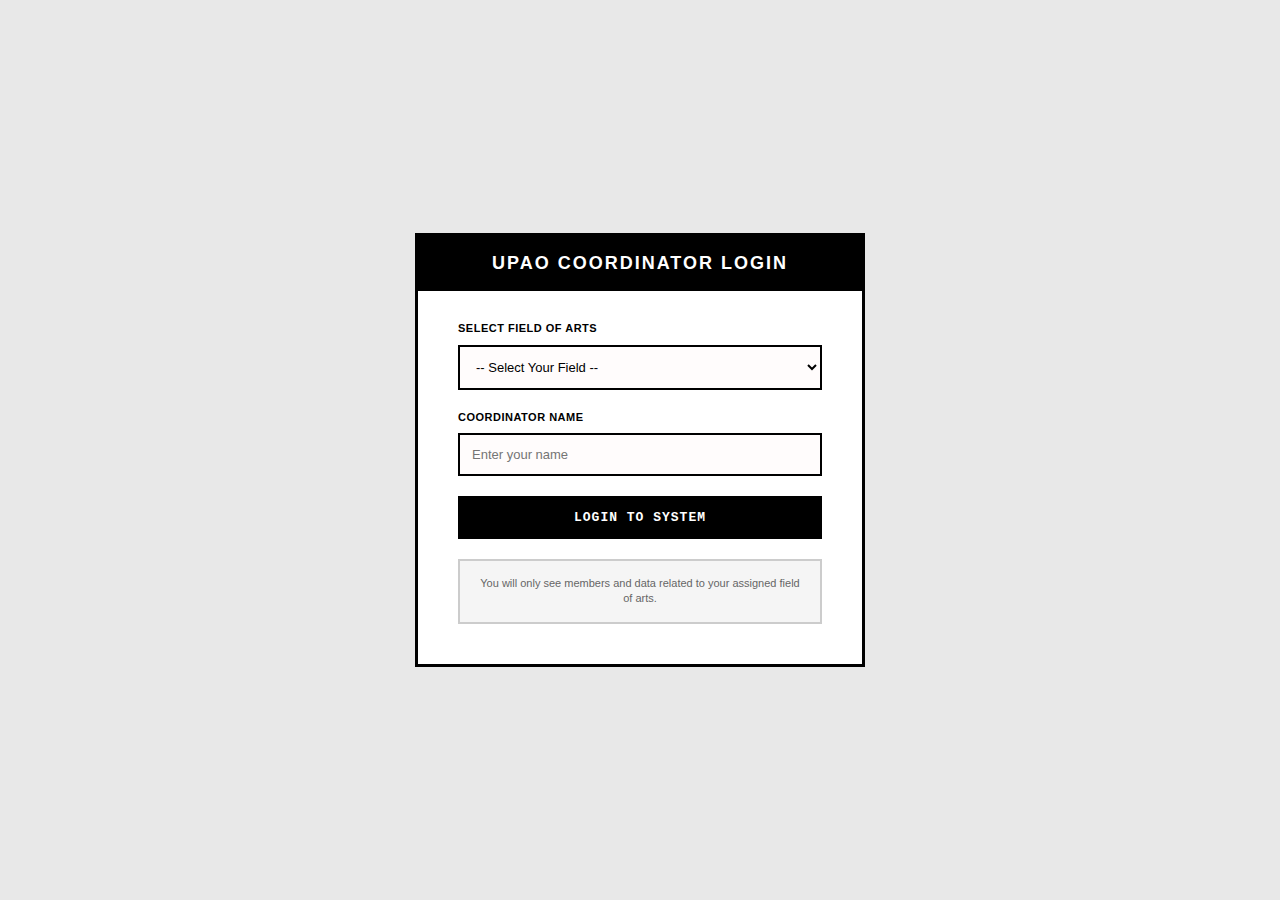
<file: Coordinator/coorinator-main.html>
<!DOCTYPE html>
<html lang="en">
<head>
    <meta charset="UTF-8">
    <meta name="viewport" content="width=device-width, initial-scale=1.0">
    <title>UPAO Coordinator System</title>
    <link href="https://cdnjs.cloudflare.com/ajax/libs/font-awesome/6.4.0/css/all.min.css" rel="stylesheet">
    <style>
        * {
            margin: 0;
            padding: 0;
            box-sizing: border-box;
        }   

        body {
            font-family: -apple-system, BlinkMacSystemFont, 'Segoe UI', Roboto, 'Helvetica Neue', sans-serif;
            background: #e8e8e8;
            color: #000000f5;
            line-height: 1.4;
        }

        .admin-container {
            display: flex;
            min-height: 100vh;
        }

        /* Updated sidebar styling to exactly match admin.html */
        .sidebar {
            width: 220px;
            background: #2c2c2c;
            color: #fff;
            position: fixed;
            height: 100vh;
            left: 0;
            top: 0;
            overflow-y: auto;
            border-right: 3px solid #000;
        }

        .sidebar-header {
            padding: 15px;
            background: #1a1a1a;
            border-bottom: 2px solid #000;
        }

        .logo-text h1 {
            font-size: 18px;
            font-weight: bold;
            color: #dbdedb;
            text-transform: uppercase;
            letter-spacing: 2px;
        }

        .logo-text p {
            font-size: 11px;
            color: #888;
            text-transform: uppercase;
        }

        .sidebar-nav {
            padding: 10px 0;
        }

        .nav-section h3 {
            font-size: 10px;
            font-weight: bold;
            text-transform: uppercase;
            color: #666;
            padding: 10px 15px;
            letter-spacing: 1px;
        }

        .nav-menu {
            list-style: none;
        }

        .nav-link {
            display: block;
            padding: 12px 15px;
            color: #aaa;
            text-decoration: none;
            font-size: 13px;
            border-left: 3px solid transparent;
            transition: all 0.1s;
            cursor: pointer;
        }

        .nav-link:hover {
            background: #3a3a3a;
            color: #fff;
            border-left-color: #cccccc;
        }

        .nav-item.active .nav-link {
            background: #1a1a1a;
            color: #ffffff;
            border-left-color: #efefe6;
            font-weight: bold;
        }

        .sidebar-footer {
            position: absolute;
            bottom: 0;
            width: 220px;
            padding: 15px;
            background: #1a1a1a;
            border-top: 2px solid #000;
        }

        .user-info {
            font-size: 11px;
            color: #888;
        }

        .user-name {
            color: #fff;
            font-weight: bold;
        }

        /* Main Content */
        .main-content {
            flex: 1;
            margin-left: 220px;
            background: #e8e8e8;
        }

        .header {
            background: #fff;
            border-bottom: 3px solid #000;
            padding: 15px 25px;
        }

        .header-title h1 {
            font-size: 20px;
            font-weight: bold;
            color: #000;
            text-transform: uppercase;
            letter-spacing: 1px;
        }

        .header-title p {
            font-size: 11px;
            color: #666;
            text-transform: uppercase;
        }

        .content {
            padding: 20px;
        }

        .page-content {
            display: none;
        }

        .page-content.active {
            display: block;
        }

        /* Updated table styling to exactly match admin.html */
        .table-wrapper {
            background: #fff;
            border: 2px solid #000;
            margin-bottom: 20px;
        }

        .table-header {
            background: #000;
            color: #ffffff;
            padding: 10px 15px;
            font-size: 13px;
            font-weight: bold;
            text-transform: uppercase;
            letter-spacing: 1px;
            border-bottom: 2px solid #000;
        }

        table {
            width: 100%;
            border-collapse: collapse;
            background: #fff;
        }

        thead {
            background: #d0d0d0;
        }

        th {
            padding: 10px 12px;
            text-align: left;
            font-size: 11px;
            font-weight: bold;
            color: #000;
            text-transform: uppercase;
            border: 1px solid #999;
            letter-spacing: 0.5px;
        }

        td {
            padding: 10px 12px;
            border: 1px solid #ccc;
            font-size: 12px;
            color: #000;
            background: #fff;
        }

        tbody tr:nth-child(even) td {
            background: #f5f5f5;
        }

        .member-row {
            cursor: pointer;
        }

        .member-row:hover td {
            background: #fffacd !important;
        }

        /* Updated button styling to exactly match admin.html with Courier New font */
        .btn {
            padding: 6px 12px;
            border: 2px solid #000;
            background: #ffffff;
            color: #000;
            font-size: 11px;
            font-weight: bold;
            text-transform: uppercase;
            cursor: pointer;
            transition: all 0.1s;
            font-family: 'Courier New', monospace;
        }

        .btn:hover {
            background: #000000;
            color: #ffffff;
        }

        .btn-primary {
            background: #000;
            color: #eff5ef;
        }

        .btn-primary:hover {
            background: #efefed;
            color: #000;
        }

        .btn-success {
            background: #ffffff;
            color: #000000;
            border-color: #006600;
        }

        .btn-success:hover {
            background: #159d00;
        }

        .btn-danger {
            background: #ffffff;
            color: #000000;
            border-color: #000000;
        }

        .btn-danger:hover {
            background: #ff0000;
        }

        .btn-sm {
            padding: 4px 8px;
            font-size: 10px;
        }

        .page-actions {
            display: flex;
            gap: 10px;
            margin-bottom: 15px;
        }

        /* Updated status badge styling to match admin.html */
        .status-badge {
            padding: 4px 8px;
            font-size: 10px;
            text-transform: uppercase;
            border: 2px solid;
            letter-spacing: 0.5px;
        }

        .status-pending {
            background: #bdad21;
            color: #fffdfd;
        }

        .status-approved {
            background: #5fa74d;
            color: #ffffff;
        }

        .status-rejected {
            background: #c60c0c;
            color: #fdfdfd;
        }
        
        /* Added status-revised for accomplishments */
        .status-revised {
            background: #d4a017;
            color: #ffffff;
        }

        /* Updated filter container styling */
        .filter-container {
            margin-bottom: 15px;
            display: flex;
            gap: 10px;
            align-items: center;
            background: #fff;
            padding: 12px 15px;
            border: 2px solid #000;
        }

        .filter-container label {
            display: inline-block;
            font-size: 11px;
            font-weight: bold;
            color: #000;
            text-transform: uppercase;
            letter-spacing: 0.5px;
        }

        .filter-container select {
            width: auto;
            min-width: 200px;
            padding: 8px;
            border: 2px solid #000;
            font-size: 12px;
            font-family: -apple-system, BlinkMacSystemFont, 'Segoe UI', Roboto, 'Helvetica Neue', sans-serif;
            background: #fffcfc;
            color: #000;
        }

        .filter-container select:focus {
            outline: none;
            background: #f6f4f4;
        }

        /* Profile display in landscape layout matching admin style */
        .profile-display {
            background: #fff;
            border: 2px solid #000;
            margin-top: 20px;
            display: none;
        }

        .profile-display.show {
            display: block;
        }

        .profile-header-row {
            background: #000;
            color: #ffffff;
            padding: 10px 15px;
            font-size: 13px;
            font-weight: bold;
            text-transform: uppercase;
            letter-spacing: 1px;
        }

        .profile-grid {
            display: grid;
            grid-template-columns: repeat(3, 1fr);
            gap: 0;
        }

        .profile-field {
            padding: 12px 15px;
            border: 1px solid #ccc;
            display: flex;
            flex-direction: column;
            gap: 5px;
            background: #fff;
        }

        .profile-field:nth-child(even) {
            background: #f5f5f5;
        }

        .profile-field-label {
            font-size: 10px;
            font-weight: bold;
            text-transform: uppercase;
            color: #666;
            letter-spacing: 0.5px;
        }

        .profile-field-value {
            font-size: 13px;
            color: #000;
            font-weight: 500;
        }

        /* Upload section styling matching admin.html */
        .upload-section {
            background: #fff;
            border: 2px solid #000;
            margin-bottom: 20px;
        }

        .upload-header {
            background: #000;
            color: #ffffff;
            padding: 10px 15px;
            font-size: 13px;
            font-weight: bold;
            text-transform: uppercase;
            letter-spacing: 1px;
        }

        .upload-body {
            padding: 20px;
        }

        .upload-area {
            border: 3px dashed #000;
            padding: 40px;
            text-align: center;
            cursor: pointer;
            background: #fafafa;
            transition: all 0.2s;
        }

        .upload-area:hover {
            background: #f0f0f0;
            border-color: #333;
        }

        .upload-text {
            font-size: 14px;
            font-weight: bold;
            text-transform: uppercase;
            color: #000;
            margin-top: 15px;
        }

        .upload-hint {
            font-size: 11px;
            color: #666;
            margin-top: 8px;
        }

        /* File list styling to exactly match admin.html */
        .file-list {
            margin-top: 20px;
        }

        .file-list table {
            width: 100%;
        }

        .file-item {
            cursor: default;
        }

        .file-name {
            display: flex;
            align-items: center;
            gap: 8px;
        }

        .file-name i {
            color: #666;
        }

        .file-actions {
            display: flex;
            gap: 5px;
            justify-content: flex-end;
        }

        /* Mobile menu button */
        .mobile-menu-btn {
            display: none;
            position: fixed;
            top: 15px;
            left: 15px;
            z-index: 2000;
            background: #000;
            color: white;
            border: 2px solid #000;
            padding: 10px 12px;
            cursor: pointer;
            font-size: 16px;
        }

        /* Modal styles */
        .modal {
            display: none;
            position: fixed;
            z-index: 2000;
            left: 0;
            top: 0;
            width: 100%;
            height: 100%;
            overflow: auto;
            background-color: rgba(0,0,0,0.6);
            animation: fadeIn 0.3s ease-in-out;
        }

        .modal.show {
            display: block;
        }

        .modal-container {
            background-color: #fefefe;
            margin: 15vh auto;
            padding: 20px;
            border: 2px solid #000;
            box-shadow: 0 5px 15px rgba(0,0,0,0.5);
            border-radius: 5px;
            animation: zoomIn 0.3s ease-in-out;
        }

        .modal-header {
            display: flex;
            justify-content: space-between;
            align-items: center;
            border-bottom: 2px solid #eee;
            padding-bottom: 10px;
            margin-bottom: 15px;
        }

        .modal-header h2 {
            font-size: 18px;
            font-weight: bold;
            color: #333;
            text-transform: uppercase;
        }

        .modal-header h2 i {
            margin-right: 10px;
            color: #000;
        }

        .modal-close {
            font-size: 24px;
            font-weight: bold;
            color: #aaa;
            cursor: pointer;
            border: none;
            background: none;
            transition: color 0.2s;
        }

        .modal-close:hover {
            color: #333;
        }

        .modal-body {
            padding-bottom: 15px;
        }

        .modal-footer {
            border-top: 2px solid #eee;
            padding-top: 10px;
            margin-top: 15px;
            text-align: right;
        }

        /* Animations */
        @keyframes fadeIn {
            from { opacity: 0; }
            to { opacity: 1; }
        }

        @keyframes zoomIn {
            from { transform: scale(0.9); opacity: 0; }
            to { transform: scale(1); opacity: 1; }
        }

        /* Specific profile modal styles */
        .profile-modal-avatar {
            width: 60px;
            height: 60px;
            background: #000;
            color: #fff;
            border-radius: 50%;
            display: flex;
            justify-content: center;
            align-items: center;
            font-size: 20px;
            font-weight: bold;
            margin-bottom: 10px;
        }
        .profile-modal-info h3 {
            font-size: 18px;
            font-weight: bold;
            color: #000;
            margin-bottom: 5px;
        }
        .profile-modal-info p {
            font-size: 11px;
            color: #666;
            text-transform: uppercase;
        }

        /* Responsive */
        @media (max-width: 768px) {
            .mobile-menu-btn {
                display: block;
            }

            .sidebar {
                transform: translateX(-100%);
                transition: transform 0.3s;
                z-index: 1500;
            }

            .sidebar.show {
                transform: translateX(0);
            }

            .main-content {
                margin-left: 0;
            }

            .sidebar-footer {
                position: relative;
                width: 100%;
            }

            .header {
                padding: 15px 15px 15px 55px;
            }

            table {
                font-size: 10px;
            }

            th, td {
                padding: 8px 6px;
            }

            .profile-grid {
                grid-template-columns: 1fr;
            }

            .filter-container {
                flex-direction: column;
                align-items: flex-start;
                gap: 8px;
            }

            .filter-container select {
                min-width: 100%;
            }

            .modal-container {
                width: 90%;
                margin: 10vh auto;
            }
        }

        /* Added login screen styles */
        .login-screen {
            min-height: 100vh;
            display: flex;
            justify-content: center;
            align-items: center;
            background: #e8e8e8;
        }

        .login-container {
            background: #fff;
            border: 3px solid #000;
            padding: 40px;
            max-width: 450px;
            width: 90%;
        }

        .login-header {
            background: #000;
            color: #fff;
            padding: 15px;
            text-align: center;
            margin: -40px -40px 30px -40px;
            font-size: 18px;
            font-weight: bold;
            text-transform: uppercase;
            letter-spacing: 2px;
        }

        .login-form .form-group {
            margin-bottom: 20px;
        }

        .login-form label {
            display: block;
            font-size: 11px;
            font-weight: bold;
            text-transform: uppercase;
            color: #000;
            margin-bottom: 8px;
            letter-spacing: 0.5px;
        }

        .login-form select,
        .login-form input {
            width: 100%;
            padding: 12px;
            border: 2px solid #000;
            font-size: 13px;
            background: #fffcfc;
            color: #000;
            font-family: -apple-system, BlinkMacSystemFont, 'Segoe UI', Roboto, 'Helvetica Neue', sans-serif;
        }

        .login-form select:focus,
        .login-form input:focus {
            outline: none;
            background: #f6f4f4;
        }

        .login-btn {
            width: 100%;
            padding: 12px;
            background: #000;
            color: #fff;
            border: 2px solid #000;
            font-size: 13px;
            font-weight: bold;
            text-transform: uppercase;
            cursor: pointer;
            font-family: 'Courier New', monospace;
            letter-spacing: 1px;
        }

        .login-btn:hover {
            background: #333;
        }

        .login-info {
            margin-top: 20px;
            padding: 15px;
            background: #f5f5f5;
            border: 2px solid #ccc;
            font-size: 11px;
            color: #666;
            text-align: center;
        }

        .form-control {
            width: 100%;
            padding: 10px;
            border: 2px solid #000;
            font-size: 12px;
            background: #fffcfc;
            color: #000;
            margin-bottom: 10px;
            font-family: -apple-system, BlinkMacSystemFont, 'Segoe UI', Roboto, 'Helvetica Neue', sans-serif;
        }

        .form-control:focus {
            outline: none;
            background: #f6f4f4;
        }

        .form-group {
            margin-bottom: 15px;
        }

        .form-group label {
            display: block;
            font-size: 11px;
            font-weight: bold;
            text-transform: uppercase;
            color: #000;
            margin-bottom: 8px;
            letter-spacing: 0.5px;
        }

        textarea.form-control {
            min-height: 100px;
            resize: vertical;
        }

        /* Added member checkbox list styles */
        .member-checkbox-list {
            max-height: 300px;
            overflow-y: auto;
            border: 2px solid #000;
            padding: 10px;
            background: #fafafa;
            margin-bottom: 15px;
        }

        .member-checkbox-item {
            padding: 10px;
            border-bottom: 1px solid #ccc;
            display: flex;
            align-items: center;
            gap: 10px;
            background: #fff;
            margin-bottom: 5px;
        }

        .member-checkbox-item:last-child {
            margin-bottom: 0;
        }

        .member-checkbox-item input[type="checkbox"] {
            width: 18px;
            height: 18px;
            cursor: pointer;
        }

        .member-checkbox-item label {
            cursor: pointer;
            margin: 0;
            font-size: 12px;
            flex: 1;
        }

        .hidden {
            display: none !important;
        }

        /* Style for profile avatar in modal */
        .profile-header {
            display: flex;
            align-items: center;
            gap: 15px;
            margin-bottom: 20px;
            padding-bottom: 15px;
            border-bottom: 1px solid #eee;
        }

        .profile-avatar {
            width: 50px;
            height: 50px;
            background: #000;
            color: #fff;
            border-radius: 50%;
            display: flex;
            justify-content: center;
            align-items: center;
            font-size: 18px;
            font-weight: bold;
        }

        .profile-info h3 {
            margin: 0;
            font-size: 20px;
            font-weight: bold;
            color: #333;
        }

        .profile-info p {
            margin: 0;
            font-size: 11px;
            color: #666;
            text-transform: uppercase;
        }
    </style>
</head>
<body>
    <!-- Added login screen -->
    <div id="loginScreen" class="login-screen">
        <div class="login-container">
            <div class="login-header">
                UPAO COORDINATOR LOGIN
            </div>
            <form class="login-form" id="loginForm" onsubmit="handleLogin(event)">
                <div class="form-group">
                    <label for="fieldSelect">Select Field of Arts</label>
                    <select id="fieldSelect" required>
                        <option value="">-- Select Your Field --</option>
                        <option value="Dance">Dance</option>
                        <option value="Music">Music</option>
                        <option value="Theater">Theater</option>
                        <option value="Visual Arts">Visual Arts</option>
                        <option value="Literary Arts">Literary Arts</option>
                        <option value="Film">Film</option>
                    </select>
                </div>
                <div class="form-group">
                    <label for="coordinatorName">Coordinator Name</label>
                    <input type="text" id="coordinatorName" placeholder="Enter your name" required>
                </div>
                <button type="submit" class="login-btn">Login to System</button>
            </form>
            <div class="login-info">
                You will only see members and data related to your assigned field of arts.
            </div>
        </div>
    </div>

    <!-- Added hidden class to main app, will be shown after login -->
    <div id="mainApp" class="hidden">
    <!-- Mobile menu button -->
    <button class="mobile-menu-btn" id="mobileMenuBtn">
        <i class="fas fa-bars"></i>
    </button>

    <div class="admin-container">
        <!-- Updated sidebar with dark theme -->
        <aside class="sidebar" id="sidebar">
            <div class="sidebar-header">
                <div class="logo-text">
                    <h1>UPAO</h1>
                    <p>Coordinator System</p>
                </div>
            </div>
            <nav class="sidebar-nav">
                <div class="nav-section">
                    <h3>Menu</h3>
                    <ul class="nav-menu">
                        <li class="nav-item active">
                            <a class="nav-link" data-page="dashboard">
                                <i class="fas fa-home"></i> Dashboard
                            </a>
                        </li>
                        <li class="nav-item">
                            <a class="nav-link" data-page="members">
                                <i class="fas fa-users"></i> Members
                            </a>
                        </li>
                        <!-- Renamed from Events to Events and Performance -->
                        <li class="nav-item">
                            <a class="nav-link" data-page="events">
                                <i class="fas fa-calendar"></i> Events and Performance
                            </a>
                        </li>
                        <!-- Renamed from Documents to Accomplishments -->
                        <li class="nav-item">
                            <a class="nav-link" data-page="accomplishments">
                                <i class="fas fa-trophy"></i> Accomplishments
                            </a>
                        </li>
                    </ul>
                </div>
            </nav>
            <!-- Updated sidebar footer to show logged-in coordinator info -->
            <div class="sidebar-footer">
                <div class="user-info">
                    <div class="user-name" id="coordinatorDisplayName">COORDINATOR</div>
                    <div id="coordinatorDisplayField">Arts Office</div>
                    <button class="btn btn-sm" onclick="logout()" style="margin-top: 10px; width: 100%;">Logout</button>
                </div>
            </div>
        </aside>

        <!-- Main Content -->
        <div class="main-content">
            <!-- White header with black border -->
            <header class="header">
                <div class="header-title">
                    <h1 id="pageTitle">Dashboard</h1>
                    <p id="pageSubtitle">System Overview</p>
                </div>
            </header>

            <!-- Content -->
            <main class="content">
                <!-- Dashboard Content -->
                <div class="page-content active" id="dashboardContent">
                    <!-- System Statistics Table -->
                    <div class="table-wrapper">
                        <div class="table-header">System Statistics</div>
                        <table>
                            <thead>
                                <tr>
                                    <th>Metric</th>
                                    <th>Value</th>
                                    <th>Status</th>
                                    <th>Last Updated</th>
                                </tr>
                            </thead>
                            <tbody>
                                <tr>
                                    <td>Total Members</td>
                                    <td><strong id="dashTotalMembers">0</strong></td>
                                    <td><span class="status-badge status-approved">ACTIVE</span></td>
                                    <td id="dashLastUpdate">2024-12-22</td>
                                </tr>
                                <tr>
                                    <td>Active Events</td>
                                    <td><strong>12</strong></td>
                                    <td><span class="status-badge status-approved">SCHEDULED</span></td>
                                    <td>2024-12-22</td>
                                </tr>
                                <tr>
                                    <td>Document Records</td>
                                    <td><strong id="dashTotalFiles">0</strong></td>
                                    <td><span class="status-badge status-approved">READY</span></td>
                                    <td>2024-12-22</td>
                                </tr>
                            </tbody>
                        </table>
                    </div>

                    <!-- Recent Activity Table -->
                    <div class="table-wrapper">
                        <div class="table-header">Recent Activity Log</div>
                        <table>
                            <thead>
                                <tr>
                                    <th>ID</th>
                                    <th>Activity</th>
                                    <th>Type</th>
                                    <th>Date</th>
                                    <th>Status</th>
                                </tr>
                            </thead>
                            <tbody>
                                <tr>
                                    <td>001</td>
                                    <td>Accessed member registry</td>
                                    <td>DATA ACCESS</td>
                                    <td>2024-12-22</td>
                                    <td><span class="status-badge status-approved">COMPLETED</span></td>
                                </tr>
                                <tr>
                                    <td>002</td>
                                    <td>Reviewed event records</td>
                                    <td>DATA ACCESS</td>
                                    <td>2024-12-22</td>
                                    <td><span class="status-badge status-approved">COMPLETED</span></td>
                                </tr>
                                <tr>
                                    <td>003</td>
                                    <td>Uploaded document</td>
                                    <td>FILE UPLOAD</td>
                                    <td>2024-12-21</td>
                                    <td><span class="status-badge status-approved">COMPLETED</span></td>
                                </tr>
                            </tbody>
                        </table>
                    </div>
                </div>

                <!-- Members Content -->
                <div class="page-content" id="membersContent">
                    <div class="filter-container">
                        <label for="fieldFilter">Field:</label>
                        <select id="fieldFilter">
                            <option value="">All Fields</option>
                            <option value="Chorale">Chorale</option>
                            <option value="Dance">Dance</option>
                            <option value="Rondalla">Rondalla</option>
                            <option value="Live Band">Live Band</option>
                            <option value="Theater Arts">Theater Arts</option>
                            <option value="Visual Arts">Visual Arts</option>
                        </select>
                    </div>

                    <div class="table-wrapper">
                        <div class="table-header">Member Registry</div>
                        <table>
                            <thead>
                                <tr>
                                    <th>ID</th>
                                    <th>Name</th>
                                    <th>Field</th>
                                    <th>Course</th>
                                    <th>Status</th>
                                </tr>
                            </thead>
                            <tbody id="membersTableBody">
                                <tr>
                                    <td colspan="5" style="text-align: center; padding: 24px;">Loading...</td>
                                </tr>
                            </tbody>
                        </table>
                    </div>

                    <!-- Member Profile Modal -->
                    <div class="modal" id="memberProfileModal">
                        <div class="modal-container" style="max-width: 900px;">
                            <div class="modal-header">
                                <h2><i class="fas fa-user"></i> Member Profile</h2>
                                <button class="modal-close" onclick="closeMemberProfile()">&times;</button>
                            </div>
                            <div class="modal-body">
                                <div class="profile-header">
                                    <div class="profile-avatar" id="profileModalAvatar">AG</div>
                                    <div class="profile-info">
                                        <h3 id="profileModalName">Member Name</h3>
                                        <p id="profileModalId">Member ID: N/A</p>
                                        <p id="profileModalField">Field: N/A</p>
                                    </div>
                                </div>
                                <div class="profile-grid">
                                    <div class="profile-field">
                                        <div class="profile-field-label">Full Name</div>
                                        <div class="profile-field-value" id="profileModalFullName">-</div>
                                    </div>
                                    <div class="profile-field">
                                        <div class="profile-field-label">Member ID</div>
                                        <div class="profile-field-value" id="profileModalMemberId">-</div>
                                    </div>
                                    <div class="profile-field">
                                        <div class="profile-field-label">Email Address</div>
                                        <div class="profile-field-value" id="profileModalEmail">-</div>
                                    </div>
                                    <div class="profile-field">
                                        <div class="profile-field-label">Phone Number</div>
                                        <div class="profile-field-value" id="profileModalPhone">-</div>
                                    </div>
                                    <div class="profile-field">
                                        <div class="profile-field-label">Course & Year</div>
                                        <div class="profile-field-value" id="profileModalCourse">-</div>
                                    </div>
                                    <div class="profile-field">
                                        <div class="profile-field-label">Field of Arts</div>
                                        <div class="profile-field-value" id="profileModalFieldArts">-</div>
                                    </div>
                                    <div class="profile-field">
                                        <div class="profile-field-label">Date Joined</div>
                                        <div class="profile-field-value" id="profileModalJoinDate">-</div>
                                    </div>
                                    <div class="profile-field">
                                        <div class="profile-field-label">Status</div>
                                        <div class="profile-field-value" id="profileModalStatus">-</div>
                                    </div>
                                </div>
                            </div>
                            <div class="modal-footer">
                                <button class="btn" onclick="closeMemberProfile()">Close</button>
                            </div>
                        </div>
                    </div>
                </div>

                <!-- Events and Performance Content -->
                <div class="page-content" id="eventsContent">
                    <!-- Added Performance Ranking Section at the top -->
                    <div class="table-wrapper">
                        <div class="table-header">Member Performance Ranking</div>
                        <div style="padding: 15px; background: #fff9e6; border: 2px solid #000; margin-bottom: 15px;">
                            <p style="font-size: 12px; margin: 0; color: #666;">
                                <strong>Auto-Evaluation:</strong> Members are ranked by total attendance across all events. 
                                Top performers are eligible for stipend claims.
                            </p>
                        </div>
                        <table>
                            <thead>
                                <tr>
                                    <th>Rank</th>
                                    <th>Member ID</th>
                                    <th>Name</th>
                                    <th>Total Events Attended</th>
                                    <th>Performance Score</th>
                                    <th>Stipend Eligible</th>
                                </tr>
                            </thead>
                            <tbody id="performanceRankingTableBody">
                                <tr>
                                    <td colspan="6" style="text-align: center; padding: 24px; color: #666;">No performance data available yet. Add events to see member rankings.</td>
                                </tr>
                            </tbody>
                        </table>
                    </div>

                    <!-- Replaced Event Records table with new performance entry form -->
                    <div class="table-wrapper">
                        <div class="table-header">Add Event and Performance</div>
                        <div style="padding: 20px;">
                            <div class="form-group">
                                <label>What: (Event Name)</label>
                                <input type="text" id="eventNameInput" class="form-control" placeholder="Enter event name (e.g., Arts Festival 2024)">
                            </div>
                            
                            <div class="form-group">
                                <label>Select Members Who Attended</label>
                                <p style="font-size: 11px; color: #666; margin-bottom: 10px;">Check the members who attended this event. Unchecked members will be marked as absent.</p>
                                <div id="eventMemberCheckboxList" class="member-checkbox-list">
                                    <!-- Dynamically populated with checkboxes -->
                                </div>
                            </div>

                            <div class="form-group">
                                <label>Performance Notes (Optional)</label>
                                <p style="font-size: 11px; color: #666; margin-bottom: 10px;">Add general notes about the event or specific member performances.</p>
                                <textarea id="eventPerformanceNote" class="form-control" placeholder="Enter performance notes, observations, or evaluations..."></textarea>
                            </div>

                            <button class="btn btn-primary" onclick="saveEventAndPerformance()">
                                <i class="fas fa-save"></i> Save Event & Attendance
                            </button>
                        </div>
                    </div>

                    <!-- Added saved events and performance history table -->
                    <div class="table-wrapper" style="margin-top: 20px;">
                        <div class="table-header">Event History & Performance Records</div>
                        <table>
                            <thead>
                                <tr>
                                    <th>Event Name</th>
                                    <th>Date Added</th>
                                    <th>Attended</th>
                                    <th>Absent</th>
                                    <th>Notes</th>
                                    <th>Actions</th>
                                </tr>
                            </thead>
                            <tbody id="eventHistoryTableBody">
                                <tr>
                                    <td colspan="6" style="text-align: center; padding: 24px; color: #666;">No events recorded yet</td>
                                </tr>
                            </tbody>
                        </table>
                    </div>

                    <!-- Removed old attendance modal and performance notes section -->
                </div>

                <!-- Accomplishments Content -->
                <div class="page-content" id="accomplishmentsContent">
                    <div class="upload-section">
                        <div class="upload-header">Upload Accomplishment Documents</div>
                        <div class="upload-body">
                            <div class="upload-area" id="uploadArea">
                                <i class="fas fa-cloud-upload-alt" style="font-size: 48px; color: #000;"></i>
                                <div class="upload-text">Click to upload documents</div>
                                <div class="upload-hint">Supported: PDF, DOC, DOCX, JPG, PNG (Max 10MB)</div>
                            </div>
                            <input type="file" id="fileInput" multiple style="display: none;" accept=".pdf,.doc,.docx,.jpg,.jpeg,.png">
                        </div>
                    </div>

                    <div class="table-wrapper">
                        <div class="table-header">Accomplishment Documents Repository</div>
                        <table>
                            <thead>
                                <tr>
                                    <th>File Name</th>
                                    <th>Type</th>
                                    <th>Size</th>
                                    <th>Upload Date</th>
                                    <th>Upload Time</th>
                                    <th>Status</th>
                                    <th>Actions</th>
                                </tr>
                            </thead>
                            <tbody id="filesTableBody">
                                <tr>
                                    <td colspan="7" style="text-align: center; padding: 24px;">No documents uploaded</td>
                                </tr>
                            </tbody>
                        </table>
                    </div>
                </div>
            </main>
        </div>
    </div>
    </div>

    <script>
        // Use the same localStorage key as admin.html for data synchronization
        const STORAGE_KEY = 'upao_members_data';
        const FILES_KEY = 'upao_accomplishment_files';
        const EVENTS_KEY = 'upao_coordinator_events';
        const AUTH_KEY = 'upao_coordinator_auth';

        let currentCoordinator = null;
        let coordinatorField = null;

        function handleLogin(event) {
            event.preventDefault();
            
            const field = document.getElementById('fieldSelect').value;
            const name = document.getElementById('coordinatorName').value.trim();

            if (!field || !name) {
                alert('Please fill in all fields');
                return;
            }

            // Save auth state
            currentCoordinator = name;
            coordinatorField = field;
            
            const authData = {
                name: name,
                field: field,
                loginTime: new Date().toISOString()
            };
            localStorage.setItem(AUTH_KEY, JSON.stringify(authData));

            // Update UI
            document.getElementById('coordinatorDisplayName').textContent = name.toUpperCase();
            document.getElementById('coordinatorDisplayField').textContent = field;

            // Show main app
            document.getElementById('loginScreen').classList.add('hidden');
            document.getElementById('mainApp').classList.remove('hidden');

            // Load initial data
            updateDashboard();
            loadMembersTable();
            // Initial call for events page specific data
            populateEventMemberCheckboxes();
            loadEventHistoryTable();
            loadPerformanceRankingTable();
            loadFilesTable();
        }

        function logout() {
            if (confirm('Are you sure you want to logout?')) {
                localStorage.removeItem(AUTH_KEY);
                currentCoordinator = null;
                coordinatorField = null;
                
                // Hide main app and show login
                document.getElementById('mainApp').classList.add('hidden');
                document.getElementById('loginScreen').classList.remove('hidden');
                
                // Reset form
                document.getElementById('fieldSelect').value = '';
                document.getElementById('coordinatorName').value = '';
            }
        }

        function checkAuth() {
            try {
                const authData = localStorage.getItem(AUTH_KEY);
                if (authData) {
                    const auth = JSON.parse(authData);
                    currentCoordinator = auth.name;
                    coordinatorField = auth.field;
                    
                    // Update UI
                    document.getElementById('coordinatorDisplayName').textContent = auth.name.toUpperCase();
                    document.getElementById('coordinatorDisplayField').textContent = auth.field;
                    
                    // Show main app
                    document.getElementById('loginScreen').classList.add('hidden');
                    document.getElementById('mainApp').classList.remove('hidden');
                    
                    return true;
                }
            } catch (e) {
                console.error('Error checking auth:', e);
            }
            return false;
        }

        // Load members from shared localStorage
        function loadMembersFromLocalStorage() {
            try {
                const stored = localStorage.getItem(STORAGE_KEY);
                if (stored) {
                    const data = JSON.parse(stored);
                    const allMembers = Array.isArray(data) ? data : [];
                    
                    // Filter by coordinator's field
                    if (coordinatorField) {
                        return allMembers.filter(member => member.field === coordinatorField);
                    }
                    return allMembers;
                }
            } catch (e) {
                console.error('Error loading members:', e);
            }
            return [];
        }

        function initializeSampleData() {
            const stored = localStorage.getItem(STORAGE_KEY);
            if (!stored || stored === '[]') {
                const sampleMembers = [
                    // Dance Members
                    { id: 'D2024001', name: 'Maria Santos', field: 'Dance', course: 'BS Psychology - 3rd Year', email: 'maria.santos@upao.edu', phone: '0912-345-6789', status: 'Active', joinDate: '2024-01-15' },
                    { id: 'D2024002', name: 'Carlos Reyes', field: 'Dance', course: 'BA Communication - 2nd Year', email: 'carlos.reyes@upao.edu', phone: '0923-456-7890', status: 'Active', joinDate: '2024-02-10' },
                    { id: 'D2024003', name: 'Ana Garcia', field: 'Dance', course: 'BS Education - 4th Year', email: 'ana.garcia@upao.edu', phone: '0934-567-8901', status: 'Active', joinDate: '2024-01-20' },
                    { id: 'D2024004', name: 'Jose Cruz', field: 'Dance', course: 'BA Sociology - 3rd Year', email: 'jose.cruz@upao.edu', phone: '0945-678-9012', status: 'Active', joinDate: '2024-03-05' },
                    { id: 'D2024005', name: 'Isabel Flores', field: 'Dance', course: 'BS Biology - 2nd Year', email: 'isabel.flores@upao.edu', phone: '0956-789-0123', status: 'Active', joinDate: '2024-02-28' },
                    
                    // Music Members
                    { id: 'M2024001', name: 'Ricardo Mendoza', field: 'Music', course: 'BA Music - 3rd Year', email: 'ricardo.mendoza@upao.edu', phone: '0917-234-5678', status: 'Active', joinDate: '2024-01-10' },
                    { id: 'M2024002', name: 'Sofia Ramos', field: 'Music', course: 'BS Education - 4th Year', email: 'sofia.ramos@upao.edu', phone: '0928-345-6789', status: 'Active', joinDate: '2024-02-15' },
                    { id: 'M2024003', name: 'Miguel Torres', field: 'Music', course: 'BA Communication - 2nd Year', email: 'miguel.torres@upao.edu', phone: '0939-456-7890', status: 'Active', joinDate: '2024-01-25' },
                    { id: 'M2024004', name: 'Elena Villanueva', field: 'Music', course: 'BS Psychology - 3rd Year', email: 'elena.villanueva@upao.edu', phone: '0940-567-8901', status: 'Active', joinDate: '2024-03-01' },
                    
                    // Theater Members
                    { id: 'T2024001', name: 'Roberto Santiago', field: 'Theater', course: 'BA Theater Arts - 3rd Year', email: 'roberto.santiago@upao.edu', phone: '0915-123-4567', status: 'Active', joinDate: '2024-01-12' },
                    { id: 'T2024002', name: 'Patricia Del Rosario', field: 'Theater', course: 'BA Communication - 4th Year', email: 'patricia.delrosario@upao.edu', phone: '0926-234-5678', status: 'Active', joinDate: '2024-02-20' },
                    { id: 'T2024003', name: 'Fernando Castillo', field: 'Theater', course: 'BS Education - 2nd Year', email: 'fernando.castillo@upao.edu', phone: '0937-345-6789', status: 'Active', joinDate: '2024-01-30' },
                    { id: 'T2024004', name: 'Carmen Lopez', field: 'Theater', course: 'BA Sociology - 3rd Year', email: 'carmen.lopez@upao.edu', phone: '0948-456-7890', status: 'Active', joinDate: '2024-03-10' },
                    
                    // Visual Arts Members
                    { id: 'V2024001', name: 'Antonio Bautista', field: 'Visual Arts', course: 'BFA Visual Arts - 3rd Year', email: 'antonio.bautista@upao.edu', phone: '0913-987-6543', status: 'Active', joinDate: '2024-01-08' },
                    { id: 'V2024002', name: 'Gabriela Morales', field: 'Visual Arts', course: 'BA Communication - 4th Year', email: 'gabriela.morales@upao.edu', phone: '0924-876-5432', status: 'Active', joinDate: '2024-02-12' },
                    { id: 'V2024003', name: 'Diego Herrera', field: 'Visual Arts', course: 'BS Architecture - 2nd Year', email: 'diego.herrera@upao.edu', phone: '0935-765-4321', status: 'Active', joinDate: '2024-01-22' },
                    { id: 'V2024004', name: 'Lucia Navarro', field: 'Visual Arts', course: 'BFA Painting - 3rd Year', email: 'lucia.navarro@upao.edu', phone: '0946-654-3210', status: 'Active', joinDate: '2024-03-08' },
                    
                    // Literary Arts Members
                    { id: 'L2024001', name: 'Gabriel Perez', field: 'Literary Arts', course: 'BA Literature - 3rd Year', email: 'gabriel.perez@upao.edu', phone: '0918-321-6547', status: 'Active', joinDate: '2024-01-18' },
                    { id: 'L2024002', name: 'Victoria Aquino', field: 'Literary Arts', course: 'BA Creative Writing - 4th Year', email: 'victoria.aquino@upao.edu', phone: '0929-432-7658', status: 'Active', joinDate: '2024-02-25' },
                    { id: 'L2024003', name: 'Emilio Gutierrez', field: 'Literary Arts', course: 'BA Communication - 2nd Year', email: 'emilio.gutierrez@upao.edu', phone: '0930-543-8769', status: 'Active', joinDate: '2024-01-28' },
                    
                    // Film Members
                    { id: 'F2024001', name: 'Rafael Domingo', field: 'Film', course: 'BA Film - 3rd Year', email: 'rafael.domingo@upao.edu', phone: '0919-654-9870', status: 'Active', joinDate: '2024-01-14' },
                    { id: 'F2024002', name: 'Angelica Marquez', field: 'Film', course: 'BA Communication - 4th Year', email: 'angelica.marquez@upao.edu', phone: '0920-765-0981', status: 'Active', joinDate: '2024-02-18' },
                    { id: 'F2024003', name: 'Leonardo Velasco', field: 'Film', course: 'BA Multimedia Arts - 2nd Year', email: 'leonardo.velasco@upao.edu', phone: '0931-876-1092', status: 'Active', joinDate: '2024-03-02' }
                ];
                
                localStorage.setItem(STORAGE_KEY, JSON.stringify(sampleMembers));
            }
        }

        function loadAccomplishmentFiles() {
            try {
                const stored = localStorage.getItem(FILES_KEY);
                if (stored) {
                    return JSON.parse(stored);
                }
            } catch (e) {
                console.error('Error loading files:', e);
            }
            return [];
        }

        function saveAccomplishmentFiles(files) {
            try {
                localStorage.setItem(FILES_KEY, JSON.stringify(files));
            } catch (e) {
                console.error('Error saving files:', e);
            }
        }

        function loadEventsData() {
            try {
                const stored = localStorage.getItem(EVENTS_KEY);
                if (stored) {
                    const allEvents = JSON.parse(stored);
                    // Filter events by coordinator's field
                    if (coordinatorField) {
                        return allEvents.filter(event => event.field === coordinatorField);
                    }
                    return allEvents;
                }
            } catch (e) {
                console.error('Error loading events:', e);
            }
            return [];
        }

        function saveEventsData(events) {
            try {
                // Load all events first
                const allStored = localStorage.getItem(EVENTS_KEY);
                let allEvents = allStored ? JSON.parse(allStored) : [];
                
                // Remove events from current field
                allEvents = allEvents.filter(event => event.field !== coordinatorField);
                
                // Add new events from current field
                allEvents = allEvents.concat(events);
                
                localStorage.setItem(EVENTS_KEY, JSON.stringify(allEvents));
            } catch (e) {
                console.error('Error saving events:', e);
            }
        }

        let accomplishmentFiles = loadAccomplishmentFiles();
        let eventRecords = [];

        function populateEventMemberCheckboxes() {
            const members = loadMembersFromLocalStorage();
            const container = document.getElementById('eventMemberCheckboxList');
            container.innerHTML = '';

            if (members.length === 0) {
                container.innerHTML = '<div style="padding: 20px; text-align: center; color: #666;">No members found for your field</div>';
                return;
            }

            members.forEach(member => {
                const item = document.createElement('div');
                item.className = 'member-checkbox-item';
                item.innerHTML = `
                    <input type="checkbox" id="event_member_${member.id}" value="${member.id}">
                    <label for="event_member_${member.id}">
                        <strong>${member.name}</strong> (${member.id})
                    </label>
                `;
                container.appendChild(item);
            });
        }

        function saveEventAndPerformance() {
            const eventName = document.getElementById('eventNameInput').value.trim();
            const performanceNote = document.getElementById('eventPerformanceNote').value.trim();

            if (!eventName) {
                alert('Please enter an event name');
                return;
            }

            // Get attended members
            const checkboxes = document.querySelectorAll('#eventMemberCheckboxList input[type="checkbox"]');
            const attendedMembers = [];
            const absentMembers = [];
            const allMembers = loadMembersFromLocalStorage();

            checkboxes.forEach(checkbox => {
                const memberId = checkbox.value;
                const member = allMembers.find(m => m.id === memberId);
                if (member) {
                    if (checkbox.checked) {
                        attendedMembers.push({ id: member.id, name: member.name });
                    } else {
                        absentMembers.push({ id: member.id, name: member.name });
                    }
                }
            });

            // Create event record
            const eventRecord = {
                id: Date.now(),
                eventName: eventName,
                field: coordinatorField,
                coordinatorName: currentCoordinator,
                dateAdded: new Date().toLocaleString(),
                attendedMembers: attendedMembers,
                absentMembers: absentMembers,
                performanceNote: performanceNote,
                timestamp: Date.now()
            };

            // Load existing events and add new one
            eventRecords = loadEventsData();
            eventRecords.push(eventRecord);
            saveEventsData(eventRecords);

            // Clear form
            document.getElementById('eventNameInput').value = '';
            document.getElementById('eventPerformanceNote').value = '';
            checkboxes.forEach(cb => cb.checked = false);

            // Reload table
            loadEventHistoryTable();
            loadPerformanceRankingTable();

            alert(`Event "${eventName}" saved successfully!\n${attendedMembers.length} attended, ${absentMembers.length} absent.`);
        }

        function loadEventHistoryTable() {
            eventRecords = loadEventsData();
            const tbody = document.getElementById('eventHistoryTableBody');
            tbody.innerHTML = '';

            if (eventRecords.length === 0) {
                tbody.innerHTML = '<tr><td colspan="6" style="text-align: center; padding: 24px; color: #666;">No events recorded yet</td></tr>';
                return;
            }

            // Sort by most recent first
            eventRecords.sort((a, b) => b.timestamp - a.timestamp);

            eventRecords.forEach((event, index) => {
                const row = document.createElement('tr');
                row.innerHTML = `
                    <td><strong>${event.eventName}</strong></td>
                    <td>${event.dateAdded}</td>
                    <td>${event.attendedMembers.length} members</td>
                    <td>${event.absentMembers.length} members</td>
                    <td>${event.performanceNote || '<em style="color: #999;">No notes</em>'}</td>
                    <td>
                        <button class="btn btn-sm" onclick="viewEventDetails(${index})">View</button>
                        <button class="btn btn-sm btn-danger" onclick="deleteEvent(${index})">Delete</button>
                    </td>
                `;
                tbody.appendChild(row);
            });
        }

        function viewEventDetails(index) {
            const event = eventRecords[index];
            if (!event) return;

            let attendedList = event.attendedMembers.map(m => m.name).join(', ') || 'None';
            let absentList = event.absentMembers.map(m => m.name).join(', ') || 'None';

            alert(`Event: ${event.eventName}\n\nDate: ${event.dateAdded}\n\nAttended (${event.attendedMembers.length}):\n${attendedList}\n\nAbsent (${event.absentMembers.length}):\n${absentList}\n\nPerformance Notes:\n${event.performanceNote || 'No notes recorded'}`);
        }

        function deleteEvent(index) {
            if (confirm('Are you sure you want to delete this event record?')) {
                eventRecords = loadEventsData();
                eventRecords.splice(index, 1);
                saveEventsData(eventRecords);
                loadEventHistoryTable();
                loadPerformanceRankingTable();
            }
        }
        
        function calculatePerformanceRanking() {
            const members = loadMembersFromLocalStorage();
            const events = loadEventsData();

            // Create performance map for each member
            const performanceMap = {};

            members.forEach(member => {
                performanceMap[member.id] = {
                    id: member.id,
                    name: member.name,
                    eventsAttended: 0,
                    performanceScore: 0
                };
            });

            // Count attendance for each member across all events
            events.forEach(event => {
                event.attendedMembers.forEach(attendedMember => {
                    if (performanceMap[attendedMember.id]) {
                        performanceMap[attendedMember.id].eventsAttended++;
                        // Simple performance score: 10 points per event attended
                        performanceMap[attendedMember.id].performanceScore += 10;
                    }
                });
            });

            // Convert to array and sort by performance score (highest first)
            const rankingArray = Object.values(performanceMap);
            rankingArray.sort((a, b) => b.performanceScore - a.performanceScore);

            return rankingArray;
        }

        function loadPerformanceRankingTable() {
            const ranking = calculatePerformanceRanking();
            const tbody = document.getElementById('performanceRankingTableBody');
            tbody.innerHTML = '';

            if (ranking.length === 0 || ranking.every(r => r.eventsAttended === 0)) {
                tbody.innerHTML = '<tr><td colspan="6" style="text-align: center; padding: 24px; color: #666;">No performance data available yet. Add events to see member rankings.</td></tr>';
                return;
            }

            // Calculate stipend eligibility threshold (top 30% or minimum 3 events)
            // Find the maximum attendance count among all members
            const maxAttendance = ranking.length > 0 ? ranking[0].eventsAttended : 0;
            const stipendThreshold = Math.max(3, Math.ceil(maxAttendance * 0.7));

            ranking.forEach((member, index) => {
                const rank = index + 1;
                const isStipendEligible = member.eventsAttended >= stipendThreshold && member.eventsAttended > 0;
                
                const row = document.createElement('tr');
                // Highlight top performers with golden background
                if (isStipendEligible) {
                    row.style.background = '#fffbea';
                }
                
                row.innerHTML = `
                    <td><strong>${rank}</strong></td>
                    <td>${member.id}</td>
                    <td><strong>${member.name}</strong></td>
                    <td>${member.eventsAttended} events</td>
                    <td><strong>${member.performanceScore} pts</strong></td>
                    <td>
                        ${isStipendEligible 
                            ? '<span class="status-badge status-approved">ELIGIBLE</span>' 
                            : '<span class="status-badge status-pending">NOT YET</span>'}
                    </td>
                `;
                tbody.appendChild(row);
            });
        }


        // Navigation
        function switchPage(page) {
            // Update navigation
            const navLinks = document.querySelectorAll('.nav-link');
            navLinks.forEach(link => {
                link.parentElement.classList.remove('active');
            });
            document.querySelector(`[data-page="${page}"]`).parentElement.classList.add('active');

            // Update content
            const contents = document.querySelectorAll('.page-content');
            contents.forEach(content => {
                content.classList.remove('active');
            });

            if (page === 'dashboard') {
                document.getElementById('dashboardContent').classList.add('active');
                updateDashboard();
            } else if (page === 'members') {
                document.getElementById('membersContent').classList.add('active');
                loadMembersTable();
            } else if (page === 'events') {
                document.getElementById('eventsContent').classList.add('active');
                populateEventMemberCheckboxes();
                loadEventHistoryTable();
                loadPerformanceRankingTable();
            } else if (page === 'accomplishments') {
                document.getElementById('accomplishmentsContent').classList.add('active');
                loadFilesTable();
            }

            // Close mobile menu if open
            if (window.innerWidth <= 768) {
                document.getElementById('sidebar').classList.remove('show');
            }
        }

        function loadMembersTable() {
            const members = loadMembersFromLocalStorage();
            const tbody = document.getElementById('membersTableBody');
            tbody.innerHTML = '';

            if (members.length === 0) {
                tbody.innerHTML = '<tr><td colspan="5" style="text-align: center; padding: 24px; color: #666;">No members found for your field</td></tr>';
                return;
            }

            const fieldFilter = document.getElementById('fieldFilter').value;

            members.forEach(member => {
                if (fieldFilter && member.field !== fieldFilter) {
                    return;
                }

                const row = document.createElement('tr');
                row.className = 'member-row';
                row.innerHTML = `
                    <td><strong>${member.id || 'N/A'}</strong></td>
                    <td>${member.name || 'N/A'}</td>
                    <td>${member.field || 'N/A'}</td>
                    <td>${member.course || 'N/A'}</td>
                    <td><span class="status-badge status-approved">${member.status || 'ACTIVE'}</span></td>
                `;
                row.addEventListener('click', function() {
                    openMemberProfile(member);
                });
                tbody.appendChild(row);
            });
        }

        function openMemberProfile(member) {
            // Get initials for avatar
            const nameParts = (member.name || 'NA').split(' ');
            const initials = nameParts.length > 1 
                ? nameParts[0][0] + nameParts[nameParts.length - 1][0]
                : nameParts[0][0] + (nameParts[0][1] || ''); // Handle single-letter names
            
            document.getElementById('profileModalAvatar').textContent = initials.toUpperCase();
            document.getElementById('profileModalName').textContent = member.name || 'N/A';
            document.getElementById('profileModalId').textContent = 'Member ID: ' + (member.id || 'N/A');
            document.getElementById('profileModalField').textContent = 'Field: ' + (member.field || 'N/A');
            
            document.getElementById('profileModalFullName').textContent = member.name || 'N/A';
            document.getElementById('profileModalMemberId').textContent = member.id || 'N/A';
            document.getElementById('profileModalEmail').textContent = member.email || 'N/A';
            document.getElementById('profileModalPhone').textContent = member.phone || 'N/A';
            document.getElementById('profileModalCourse').textContent = member.course || 'N/A';
            document.getElementById('profileModalFieldArts').textContent = member.field || 'N/A';
            document.getElementById('profileModalJoinDate').textContent = member.joinDate || 'N/A';
            document.getElementById('profileModalStatus').textContent = member.status || 'Active';

            document.getElementById('memberProfileModal').classList.add('show');
        }

        function closeMemberProfile() {
            document.getElementById('memberProfileModal').classList.remove('show');
        }

        // Load events table - No longer needed as it's replaced by new event/performance form
        // function loadEventsTable() { ... }

        document.getElementById('uploadArea').addEventListener('click', function() {
            document.getElementById('fileInput').click();
        });

        document.getElementById('fileInput').addEventListener('change', function(e) {
            const files = e.target.files;
            if (files.length === 0) return;

            const now = new Date();
            const uploadDate = now.toISOString().split('T')[0];
            const uploadTime = now.toTimeString().split(' ')[0];

            Array.from(files).forEach(file => {
                const fileData = {
                    name: file.name,
                    type: file.name.split('.').pop().toLowerCase(),
                    size: formatFileSize(file.size),
                    uploadDate: uploadDate,
                    uploadTime: uploadTime,
                    status: 'Pending'
                };
                accomplishmentFiles.push(fileData);
            });

            saveAccomplishmentFiles(accomplishmentFiles);
            loadFilesTable();
            alert(`Successfully uploaded ${files.length} accomplishment document(s)`);
            e.target.value = '';
        });

        function loadFilesTable() {
            const tbody = document.getElementById('filesTableBody');
            tbody.innerHTML = '';

            if (accomplishmentFiles.length === 0) {
                tbody.innerHTML = '<tr><td colspan="7" style="text-align: center; color: #666; padding: 24px;">No documents uploaded</td></tr>';
                return;
            }

            accomplishmentFiles.forEach((file, index) => {
                const row = document.createElement('tr');
                row.className = 'file-item';
                
                let statusClass = 'status-pending';
                if (file.status === 'Approved') {
                    statusClass = 'status-approved';
                } else if (file.status === 'For Revise') {
                    statusClass = 'status-revised';
                }
                
                row.innerHTML = `
                    <td class="file-name">
                        <i class="fas fa-file-alt"></i>
                        <span>${file.name}</span>
                    </td>
                    <td><strong>${file.type.toUpperCase()}</strong></td>
                    <td>${file.size}</td>
                    <td>${file.uploadDate || 'N/A'}</td>
                    <td>${file.uploadTime || 'N/A'}</td>
                    <td>
                        <span class="status-badge ${statusClass}">${file.status || 'Pending'}</span>
                    </td>
                    <td class="file-actions">
                        <button class="btn btn-sm" onclick="changeFileStatus(${index})">Change Status</button>
                        <button class="btn btn-sm btn-danger" onclick="deleteFile(${index})">Remove</button>
                    </td>
                `;
                tbody.appendChild(row);
            });
        }

        function downloadFile(index) {
            const file = accomplishmentFiles[index];
            alert(`Downloading: ${file.name}`);
            // In a real application, you would implement actual file download logic here.
        }

        function deleteFile(index) {
            if (confirm('Are you sure you want to remove this document?')) {
                accomplishmentFiles.splice(index, 1);
                saveAccomplishmentFiles(accomplishmentFiles);
                loadFilesTable();
                updateDashboard();
            }
        }

        function changeFileStatus(index) {
            const file = accomplishmentFiles[index];
            const statuses = ['Pending', 'For Revise', 'Approved'];
            const currentIndex = statuses.indexOf(file.status || 'Pending');
            const nextIndex = (currentIndex + 1) % statuses.length;
            
            accomplishmentFiles[index].status = statuses[nextIndex];
            saveAccomplishmentFiles(accomplishmentFiles);
            loadFilesTable();
        }

        function formatFileSize(bytes) {
            if (bytes === 0) return '0 Bytes';
            const k = 1024;
            const sizes = ['Bytes', 'KB', 'MB', 'GB'];
            const i = Math.floor(Math.log(bytes) / Math.log(k));
            return Math.round(bytes / Math.pow(k, i) * 100) / 100 + ' ' + sizes[i];
        }

        // Update dashboard
        function updateDashboard() {
            const members = loadMembersFromLocalStorage();
            document.getElementById('dashTotalMembers').textContent = members.length;
            // Changed to use the correct key for accomplishments
            document.getElementById('dashTotalFiles').textContent = accomplishmentFiles.length; 
            document.getElementById('dashLastUpdate').textContent = new Date().toISOString().split('T')[0];
        }

        // Field filter
        document.getElementById('fieldFilter').addEventListener('change', function() {
            loadMembersTable();
        });

        document.getElementById('mobileMenuBtn').addEventListener('click', function() {
            document.getElementById('sidebar').classList.toggle('show');
        });

        // Close sidebar when clicking outside on mobile
        document.addEventListener('click', function(e) {
            if (window.innerWidth <= 768) {
                const sidebar = document.getElementById('sidebar');
                const menuBtn = document.getElementById('mobileMenuBtn');
                if (!sidebar.contains(e.target) && !menuBtn.contains(e.target)) {
                    sidebar.classList.remove('show');
                }
            }
        });

        // Initialize navigation
        document.querySelectorAll('.nav-link[data-page]').forEach(link => {
            link.addEventListener('click', function(e) {
                e.preventDefault();
                const page = this.getAttribute('data-page');
                if (page) switchPage(page);
            });
        });

        // Initialize on load
        window.addEventListener('DOMContentLoaded', function() {
            initializeSampleData();
            
            // Check if already logged in
            const isLoggedIn = checkAuth();
            
            if (isLoggedIn) {
                updateDashboard();
                loadMembersTable();
                populateEventMemberCheckboxes();
                loadEventHistoryTable();
                loadPerformanceRankingTable();
                loadFilesTable();
            }

            // Set up login form
            document.getElementById('loginForm').addEventListener('submit', handleLogin);

            // Make sure initial tab (Dashboard) is active
            switchPage('dashboard'); // Use switchPage for initial display logic
        });

        // Refresh data when page becomes visible (for localStorage sync)
        document.addEventListener('visibilitychange', function() {
            if (!document.hidden) {
                // Reload all relevant data based on current page
                const currentPageElement = document.querySelector('.page-content.active');
                if (currentPageElement) {
                    const currentPageId = currentPageElement.id;
                    let currentPage = '';
                    if (currentPageId === 'dashboardContent') currentPage = 'dashboard';
                    else if (currentPageId === 'membersContent') currentPage = 'members';
                    else if (currentPageId === 'eventsContent') currentPage = 'events';
                    else if (currentPageId === 'accomplishmentsContent') currentPage = 'accomplishments';

                    if (currentPage) switchPage(currentPage); // This will reload data as needed
                }
            }
        });
    </script>
</body>
</html>
</file>
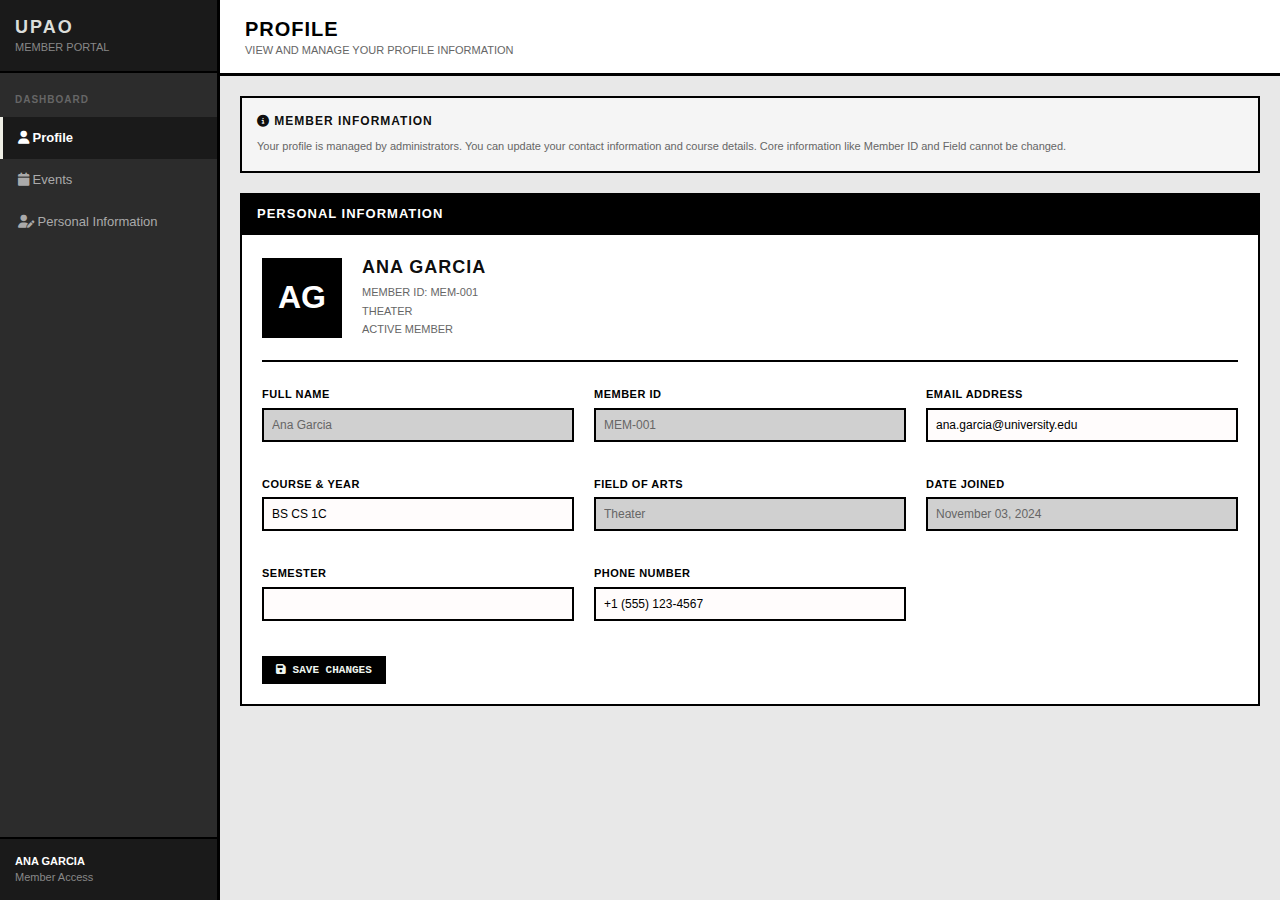
<file: member/member-Main.html>
<!DOCTYPE html>
<html lang="en">
<head>
    <meta charset="UTF-8">
    <meta name="viewport" content="width=device-width, initial-scale=1.0">
    <title>UPAO Member Dashboard</title>
    <link href="https://cdnjs.cloudflare.com/ajax/libs/font-awesome/6.4.0/css/all.min.css" rel="stylesheet">
    <style>
        /* Global Styles */
        * {
            margin: 0;
            padding: 0;
            box-sizing: border-box;
        }

        body {
            font-family: -apple-system, BlinkMacSystemFont, 'Segoe UI', Roboto, 'Helvetica Neue', sans-serif;
            background: #e8e8e8;
            color: #000000f5;
            line-height: 1.4;
        }

        /* Admin-style layout with sidebar */
        .member-container {
            display: flex;
            min-height: 100vh;
        }

        /* Sidebar - matching admin.html design */
        .sidebar {
            width: 220px;
            background: #2c2c2c;
            color: #fff;
            position: fixed;
            height: 100vh;
            left: 0;
            top: 0;
            overflow-y: auto;
            border-right: 3px solid #000;
            z-index: 1000;
        }

        .sidebar-header {
            padding: 15px;
            background: #1a1a1a;
            border-bottom: 2px solid #000;
        }

        .logo-text h1 {
            font-size: 18px;
            font-weight: bold;
            color: #dbdedb;
            text-transform: uppercase;
            letter-spacing: 2px;
        }

        .logo-text p {
            font-size: 11px;
            color: #888;
            text-transform: uppercase;
        }

        .sidebar-nav {
            padding: 10px 0;
        }

        .nav-section h3 {
            font-size: 10px;
            font-weight: bold;
            text-transform: uppercase;
            color: #666;
            padding: 10px 15px;
            letter-spacing: 1px;
        }

        .nav-menu {
            list-style: none;
        }

        .nav-link {
            display: block;
            padding: 12px 15px;
            color: #aaa;
            text-decoration: none;
            font-size: 13px;
            border-left: 3px solid transparent;
            transition: all 0.1s;
            cursor: pointer;
        }

        .nav-link:hover {
            background: #3a3a3a;
            color: #fff;
            border-left-color: #cccccc;
        }

        .nav-item.active .nav-link {
            background: #1a1a1a;
            color: #ffffff;
            border-left-color: #efefe6;
            font-weight: bold;
        }

        .sidebar-footer {
            position: absolute;
            bottom: 0;
            width: 220px;
            padding: 15px;
            background: #1a1a1a;
            border-top: 2px solid #000;
        }

        .user-info {
            font-size: 11px;
            color: #888;
        }

        .user-name {
            color: #fff;
            font-weight: bold;
        }

        /* Main Content - matching admin.html layout */
        .main-content {
            flex: 1;
            margin-left: 220px;
            background: #e8e8e8;
        }

        .header {
            background: #fff;
            border-bottom: 3px solid #000;
            padding: 15px 25px;
        }

        .header-title h1 {
            font-size: 20px;
            font-weight: bold;
            color: #000;
            text-transform: uppercase;
            letter-spacing: 1px;
        }

        .header-title p {
            font-size: 11px;
            color: #666;
            text-transform: uppercase;
        }

        .content {
            padding: 20px;
        }

        .page-content {
            display: none;
        }

        .page-content.active {
            display: block;
        }

        /* Profile Card */
        .profile-card {
            background: #fff;
            border: 2px solid #000;
            margin-bottom: 20px;
        }

        .card-header {
            background: #000;
            color: #ffffff;
            padding: 10px 15px;
            font-size: 13px;
            font-weight: bold;
            text-transform: uppercase;
            letter-spacing: 1px;
            border-bottom: 2px solid #000;
        }

        .card-body {
            padding: 20px;
        }

        .profile-header {
            display: flex;
            gap: 20px;
            margin-bottom: 25px;
            padding-bottom: 20px;
            border-bottom: 2px solid #000;
            align-items: center;
        }

        .profile-avatar {
            width: 80px;
            height: 80px;
            background: #000;
            color: #fff;
            border: 3px solid #000;
            display: flex;
            align-items: center;
            justify-content: center;
            font-size: 32px;
            font-weight: bold;
            flex-shrink: 0;
        }

        .profile-info h2 {
            font-size: 18px;
            font-weight: bold;
            text-transform: uppercase;
            margin-bottom: 5px;
            letter-spacing: 1px;
        }

        .profile-info p {
            font-size: 11px;
            color: #666;
            text-transform: uppercase;
            margin-bottom: 3px;
        }

        /* Form Styles */
        .profile-grid {
            display: grid;
            grid-template-columns: repeat(auto-fit, minmax(280px, 1fr));
            gap: 20px;
        }

        .form-group {
            margin-bottom: 15px;
        }

        label {
            display: block;
            font-size: 11px;
            font-weight: bold;
            color: #000;
            margin-bottom: 5px;
            text-transform: uppercase;
            letter-spacing: 0.5px;
        }

        input, select, textarea {
            width: 100%;
            padding: 8px;
            border: 2px solid #000;
            font-size: 12px;
            font-family: -apple-system, BlinkMacSystemFont, 'Segoe UI', Roboto, 'Helvetica Neue', sans-serif;
            background: #fffcfc;
        }

        input:focus, select:focus, textarea:focus {
            outline: none;
            background: #f6f4f4;
        }

        input:disabled, select:disabled {
            background: #d0d0d0;
            color: #666;
            cursor: not-allowed;
        }

        textarea {
            resize: vertical;
            min-height: 120px;
        }

        /* Buttons - matching admin.html style */
        .btn {
            padding: 6px 12px;
            border: 2px solid #000;
            background: #ffffff;
            color: #000;
            font-size: 11px;
            font-weight: bold;
            text-transform: uppercase;
            cursor: pointer;
            transition: all 0.1s;
            font-family: 'Courier New', monospace;
        }

        .btn:hover {
            background: #000000;
            color: #ffffff;
        }

        .btn-primary {
            background: #000;
            color: #eff5ef;
        }

        .btn-primary:hover {
            background: #efefed;
            color: #000;
        }

        .button-group {
            display: flex;
            gap: 10px;
            margin-top: 20px;
        }

        /* Stats Cards */
        .stats-grid {
            display: grid;
            grid-template-columns: repeat(auto-fit, minmax(200px, 1fr));
            gap: 15px;
            margin-bottom: 20px;
        }

        .stat-card {
            background: #fff;
            border: 2px solid #000;
            padding: 20px;
            text-align: center;
        }

        .stat-number {
            font-size: 48px;
            font-weight: bold;
            color: #000;
            line-height: 1;
            margin-bottom: 8px;
        }

        .stat-label {
            font-size: 11px;
            text-transform: uppercase;
            letter-spacing: 0.5px;
            color: #666;
            font-weight: bold;
        }

        /* Events List */
        .events-table-wrapper {
            background: #fff;
            border: 2px solid #000;
        }

        .table-header {
            background: #000;
            color: #ffffff;
            padding: 10px 15px;
            font-size: 13px;
            font-weight: bold;
            text-transform: uppercase;
            letter-spacing: 1px;
            border-bottom: 2px solid #000;
        }

        table {
            width: 100%;
            border-collapse: collapse;
            background: #fff;
        }

        thead {
            background: #d0d0d0;
        }

        th {
            padding: 10px 12px;
            text-align: left;
            font-size: 11px;
            font-weight: bold;
            color: #000;
            text-transform: uppercase;
            border: 1px solid #999;
            letter-spacing: 0.5px;
        }

        td {
            padding: 10px 12px;
            border: 1px solid #ccc;
            font-size: 12px;
            color: #000;
            background: #fff;
        }

        tbody tr:nth-child(even) td {
            background: #f5f5f5;
        }

        /* Status Badges - matching admin.html */
        .status-badge {
            padding: 4px 8px;
            font-size: 10px;
            text-transform: uppercase;
            border: 2px solid;
            letter-spacing: 0.5px;
            display: inline-block;
        }

        .status-attended {
            background: #5fa74d;
            color: #ffffff;
            border-color: #5fa74d;
        }

        .status-joined {
            background: #bdad21;
            color: #fffdfd;
            border-color: #bdad21;
        }

        .status-missed {
            background: #c60c0c;
            color: #fdfdfd;
            border-color: #c60c0c;
        }

        /* Toast Notification */
        .toast {
            position: fixed;
            bottom: 30px;
            right: 30px;
            background: #000;
            color: #fff;
            padding: 12px 20px;
            border: 2px solid #000;
            box-shadow: 0 4px 8px rgba(0, 0, 0, 0.3);
            z-index: 2000;
            font-weight: bold;
            font-size: 11px;
            text-transform: uppercase;
            letter-spacing: 1px;
            animation: slideIn 0.3s ease;
        }

        .toast.error {
            background: #c60c0c;
            border-color: #c60c0c;
        }

        @keyframes slideIn {
            from {
                transform: translateX(400px);
                opacity: 0;
            }
            to {
                transform: translateX(0);
                opacity: 1;
            }
        }

        /* Info Box */
        .info-box {
            background: #f5f5f5;
            border: 2px solid #000;
            padding: 15px;
            margin-bottom: 20px;
        }

        .info-box h3 {
            font-size: 12px;
            font-weight: bold;
            text-transform: uppercase;
            margin-bottom: 8px;
            letter-spacing: 1px;
        }

        .info-box p {
            font-size: 11px;
            color: #666;
            line-height: 1.6;
        }

        /* Notification Box */
        .notification-box {
            background: #fff8e1;
            border: 2px solid #f9a825;
            padding: 15px;
            margin-bottom: 20px;
            display: flex;
            align-items: flex-start;
            gap: 12px;
        }

        .notification-box.warning {
            background: #fff3cd;
            border-color: #ffc107;
        }

        .notification-icon {
            font-size: 20px;
            color: #f9a825;
            flex-shrink: 0;
        }

        .notification-content h3 {
            font-size: 12px;
            font-weight: bold;
            text-transform: uppercase;
            margin-bottom: 8px;
            letter-spacing: 1px;
            color: #000;
        }

        .notification-content p {
            font-size: 11px;
            color: #333;
            line-height: 1.6;
            margin-bottom: 5px;
        }

        .notification-content ul {
            margin: 10px 0 0 20px;
            font-size: 11px;
            color: #333;
        }

        .notification-content ul li {
            margin-bottom: 5px;
        }

        .notification-box.hidden {
            display: none;
        }

        /* Responsive Design */
        @media (max-width: 768px) {
            .sidebar {
                transform: translateX(-100%);
                transition: transform 0.3s;
            }

            .sidebar.show {
                transform: translateX(0);
            }

            .main-content {
                margin-left: 0;
            }

            .sidebar-footer {
                position: relative;
                width: 100%;
            }

            .profile-header {
                flex-direction: column;
                text-align: center;
            }

            .profile-grid {
                grid-template-columns: 1fr;
            }

            .stats-grid {
                grid-template-columns: 1fr;
            }

            table {
                font-size: 10px;
            }

            th, td {
                padding: 8px 6px;
            }

            /* Add mobile menu toggle */
            .mobile-menu-toggle {
                display: block;
                position: fixed;
                top: 15px;
                left: 15px;
                z-index: 1001;
                background: #000;
                color: #fff;
                border: none;
                padding: 10px 15px;
                cursor: pointer;
                font-size: 18px;
            }
        }

        @media (min-width: 769px) {
            .mobile-menu-toggle {
                display: none;
            }
        }
    </style>
</head>
<body>
    <!-- Added mobile menu toggle button -->
    <button class="mobile-menu-toggle" onclick="toggleSidebar()">
        <i class="fas fa-bars"></i>
    </button>

    <div class="member-container">
        <!-- Admin-style sidebar with navigation -->
        <aside class="sidebar" id="sidebar">
            <div class="sidebar-header">
                <div class="logo-text">
                    <h1>UPAO</h1>
                    <p>Member Portal</p>
                </div>
            </div>
            <nav class="sidebar-nav">
                <div class="nav-section">
                    <h3>Dashboard</h3>
                    <ul class="nav-menu">
                        <li class="nav-item active">
                            <a class="nav-link" data-page="profile">
                                <i class="fas fa-user"></i> Profile
                            </a>
                        </li>
                        <li class="nav-item">
                            <a class="nav-link" data-page="events">
                                <i class="fas fa-calendar"></i> Events
                            </a>
                        </li>
                        <li class="nav-item">
                            <!-- Renamed navigation from Performance Notes to Personal Information -->
                            <a class="nav-link" data-page="notes">
                                <i class="fas fa-user-edit"></i> Personal Information
                            </a>
                        </li>
                    </ul>
                </div>
            </nav>
            <div class="sidebar-footer">
                <div class="user-info">
                    <div class="user-name" id="sidebarUserName">MEMBER</div>
                    <div>Member Access</div>
                </div>
            </div>
        </aside>

        <!-- Main content area with header -->
        <div class="main-content">
            <header class="header">
                <div class="header-title">
                    <h1 id="pageTitle">Profile</h1>
                    <p id="pageSubtitle">View and manage your profile information</p>
                </div>
            </header>

            <main class="content">
                <!-- Profile Page -->
                <div class="page-content active" id="profileContent">
                    <!-- Upcoming Performance Notification - auto-generated based on "upcoming" status -->
                    <div class="notification-box warning hidden" id="upcomingNotification">
                        <div class="notification-icon">
                            <i class="fas fa-bell"></i>
                        </div>
                        <div class="notification-content">
                            <h3><i class="fas fa-calendar-check"></i> Upcoming Performance</h3>
                            <p><strong>You have upcoming events scheduled!</strong></p>
                            <ul id="upcomingEventsList">
                                <!-- Dynamically populated -->
                            </ul>
                        </div>
                    </div>

                    <!-- Read-only info box for members -->
                    <div class="info-box">
                        <h3><i class="fas fa-info-circle"></i> Member Information</h3>
                        <p>Your profile is managed by administrators. You can update your contact information and course details. Core information like Member ID and Field cannot be changed.</p>
                    </div>

                    <div class="profile-card">
                        <div class="card-header">Personal Information</div>
                        <div class="card-body">
                            <div class="profile-header">
                                <div class="profile-avatar" id="avatarInitials">AG</div>
                                <div class="profile-info">
                                    <h2 id="displayName">Ana Garcia</h2>
                                    <p id="displayMemberId">Member ID: MEM-001</p>
                                    <p id="displayField">Theater</p>
                                    <p id="displayStatus">Active Member</p>
                                </div>
                            </div>

                            <div class="profile-grid">
                                <div class="form-group">
                                    <label>Full Name</label>
                                    <input type="text" id="fullName" value="Ana Garcia" disabled>
                                </div>
                                <div class="form-group">
                                    <label>Member ID</label>
                                    <input type="text" id="memberId" value="MEM-001" disabled>
                                </div>
                                <div class="form-group">
                                    <label>Email Address</label>
                                    <input type="email" id="email" value="ana.garcia@university.edu">
                                </div>
                                <div class="form-group">
                                    <label>Course & Year</label>
                                    <input type="text" id="courseYear" value="BS CS 1C">
                                </div>
                                <div class="form-group">
                                    <label>Field of Arts</label>
                                    <input type="text" id="fieldArts" value="Theater" disabled>
                                </div>
                                <div class="form-group">
                                    <label>Date Joined</label>
                                    <input type="text" id="dateJoined" value="November 03, 2024" disabled>
                                </div>
                                <div class="form-group">
                                    <label>Semester</label>
                                    <input type="text" id="semester" value="1st Sem AY 2024-2025">
                                </div>
                                <div class="form-group">
                                    <label>Phone Number</label>
                                    <input type="tel" id="phone" value="+1 (555) 123-4567">
                                </div>
                            </div>

                            <div class="button-group">
                                <button class="btn btn-primary" onclick="saveProfile()">
                                    <i class="fas fa-save"></i> Save Changes
                                </button>
                            </div>
                        </div>
                    </div>
                </div>

                <!-- Events Page -->
                <div class="page-content" id="eventsContent">
                    <!-- Stats overview for events -->
                    <div class="stats-grid">
                        <div class="stat-card">
                            <div class="stat-number" id="totalEvents">5</div>
                            <div class="stat-label">Total Events</div>
                        </div>
                        <div class="stat-card">
                            <div class="stat-number" id="attendedEvents">4</div>
                            <div class="stat-label">Attended</div>
                        </div>
                        <div class="stat-card">
                            <div class="stat-number" id="attendanceRate">80%</div>
                            <div class="stat-label">Attendance Rate</div>
                        </div>
                    </div>

                    <div class="info-box">
                        <h3><i class="fas fa-calendar-check"></i> Event Participation</h3>
                        <p>View your event history and attendance record. Event registration and status updates are managed by administrators.</p>
                    </div>

                    <!-- Table layout for events -->
                    <div class="events-table-wrapper">
                        <div class="table-header">Events Overview</div>
                        <table>
                            <thead>
                                <tr>
                                    <th>Event Name</th>
                                    <th>Date</th>
                                    <th>Status</th>
                                    <th>Notes</th>
                                </tr>
                            </thead>
                            <tbody id="eventsTableBody">
                                <!-- Events will be populated here -->
                            </tbody>
                        </table>
                    </div>

                    <!-- Attendance Record Section - Read-only, admin-controlled -->
                    <div class="events-table-wrapper" style="margin-top: 20px;">
                        <div class="table-header">Attendance Record</div>
                        <table>
                            <thead>
                                <tr>
                                    <th>Event Name</th>
                                    <th>Date</th>
                                    <th>Attendance</th>
                                    <th>Remarks</th>
                                </tr>
                            </thead>
                            <tbody id="attendanceTableBody">
                                <!-- Attendance records will be populated here -->
                            </tbody>
                        </table>
                    </div>
                </div>

                <!-- Personal & Educational Information Page -->
                <!-- Replaced Performance Notes with comprehensive Personal & Educational Information form -->
                <div class="page-content" id="notesContent">
                    <div class="info-box">
                        <h3><i class="fas fa-user-edit"></i> Personal & Educational Information</h3>
                        <p>Complete your personal and educational details. This information is shared with administrators for official records.</p>
                    </div>

                    <!-- Academic Term Selection -->
                    <div class="profile-card">
                        <div class="card-header">Academic Term</div>
                        <div class="card-body">
                            <div style="display: grid; grid-template-columns: repeat(auto-fit, minmax(200px, 1fr)); gap: 1rem;">
                                <div class="form-group">
                                    <label>Semester</label>
                                    <select id="semester">
                                        <option value="">Select Semester</option>
                                        <option value="First Semester">First Semester</option>
                                        <option value="Second Semester">Second Semester</option>
                                        <option value="Summer">Summer</option>
                                    </select>
                                </div>
                                <div class="form-group">
                                    <label>School Year</label>
                                    <input type="text" id="schoolYear" placeholder="e.g., 2023-2024">
                                </div>
                            </div>
                        </div>
                    </div>

                    <!-- Membership Classification -->
                    <div class="profile-card">
                        <div class="card-header">Membership Classification</div>
                        <div class="card-body">
                            <div class="form-group">
                                <label>Classification (Select one)</label>
                                <div style="display: flex; flex-wrap: wrap; gap: 1rem; margin-top: 0.5rem;">
                                    <label style="display: flex; align-items: center; gap: 0.5rem;">
                                        <input type="radio" name="classification" value="Music" id="classMusic">
                                        Music
                                    </label>
                                    <label style="display: flex; align-items: center; gap: 0.5rem;">
                                        <input type="radio" name="classification" value="Dance" id="classDance">
                                        Dance
                                    </label>
                                    <label style="display: flex; align-items: center; gap: 0.5rem;">
                                        <input type="radio" name="classification" value="Theater" id="classTheater">
                                        Theater
                                    </label>
                                    <label style="display: flex; align-items: center; gap: 0.5rem;">
                                        <input type="radio" name="classification" value="Literary" id="classLiterary">
                                        Literary
                                    </label>
                                    <label style="display: flex; align-items: center; gap: 0.5rem;">
                                        <input type="radio" name="classification" value="Visual Arts" id="classVisualArts">
                                        Visual Arts
                                    </label>
                                </div>
                            </div>
                            <div class="form-group">
                                <label>Specify (if applicable)</label>
                                <input type="text" id="classificationSpecify" placeholder="e.g., Piano, Contemporary Dance">
                            </div>
                            <div class="form-group">
                                <label>Member Type</label>
                                <div style="display: flex; flex-wrap: wrap; gap: 1rem; margin-top: 0.5rem;">
                                    <label style="display: flex; align-items: center; gap: 0.5rem;">
                                        <input type="radio" name="memberType" value="New member" id="typeNew">
                                        New member
                                    </label>
                                    <label style="display: flex; align-items: center; gap: 0.5rem;">
                                        <input type="radio" name="memberType" value="Old member" id="typeOld">
                                        Old member
                                    </label>
                                    <label style="display: flex; align-items: center; gap: 0.5rem;">
                                        <input type="radio" name="memberType" value="Honorary member" id="typeHonorary">
                                        Honorary member
                                    </label>
                                </div>
                            </div>
                        </div>
                    </div>

                    <!-- Personal Information -->
                    <div class="profile-card">
                        <div class="card-header">Part I. Personal Information</div>
                        <div class="card-body">
                            <div style="display: grid; grid-template-columns: repeat(auto-fit, minmax(250px, 1fr)); gap: 1rem;">
                                <div class="form-group">
                                    <label>Last Name</label>
                                    <input type="text" id="lastName" placeholder="Last Name">
                                </div>
                                <div class="form-group">
                                    <label>First Name</label>
                                    <input type="text" id="firstName" placeholder="First Name">
                                </div>
                                <div class="form-group">
                                    <label>Middle Name</label>
                                    <input type="text" id="middleName" placeholder="Middle Name">
                                </div>
                            </div>
                            
                            <div style="display: grid; grid-template-columns: repeat(auto-fit, minmax(200px, 1fr)); gap: 1rem;">
                                <div class="form-group">
                                    <label>Birthdate (mm/dd/yyyy)</label>
                                    <input type="date" id="birthdate">
                                </div>
                                <div class="form-group">
                                    <label>Sex</label>
                                    <select id="sex">
                                        <option value="">Select</option>
                                        <option value="M">Male</option>
                                        <option value="F">Female</option>
                                    </select>
                                </div>
                                <div class="form-group">
                                    <label>Student ID Number</label>
                                    <input type="text" id="studentId" placeholder="Student ID">
                                </div>
                            </div>

                            <div style="display: grid; grid-template-columns: repeat(auto-fit, minmax(200px, 1fr)); gap: 1rem;">
                                <div class="form-group">
                                    <label>Nationality</label>
                                    <input type="text" id="nationality" placeholder="Nationality">
                                </div>
                                <div class="form-group">
                                    <label>Religion</label>
                                    <input type="text" id="religion" placeholder="Religion">
                                </div>
                                <div class="form-group">
                                    <label>Civil Status</label>
                                    <select id="civilStatus">
                                        <option value="">Select</option>
                                        <option value="Single">Single</option>
                                        <option value="Married">Married</option>
                                        <option value="Widowed">Widowed</option>
                                        <option value="Separated">Separated</option>
                                    </select>
                                </div>
                                <div class="form-group">
                                    <label>Blood Type</label>
                                    <select id="bloodType">
                                        <option value="">Select</option>
                                        <option value="A+">A+</option>
                                        <option value="A-">A-</option>
                                        <option value="B+">B+</option>
                                        <option value="B-">B-</option>
                                        <option value="AB+">AB+</option>
                                        <option value="AB-">AB-</option>
                                        <option value="O+">O+</option>
                                        <option value="O-">O-</option>
                                    </select>
                                </div>
                            </div>

                            <div style="display: grid; grid-template-columns: repeat(auto-fit, minmax(250px, 1fr)); gap: 1rem;">
                                <div class="form-group">
                                    <label>Mobile Number</label>
                                    <input type="tel" id="mobileNumber" placeholder="+63 XXX XXX XXXX">
                                </div>
                                <div class="form-group">
                                    <label>Email Address</label>
                                    <input type="email" id="emailAddress" placeholder="email@example.com">
                                </div>
                            </div>

                            <div class="form-group">
                                <label>Home Address</label>
                                <textarea id="homeAddress" rows="2" placeholder="Complete home address"></textarea>
                            </div>

                            <div class="form-group">
                                <label>Campus Address</label>
                                <textarea id="campusAddress" rows="2" placeholder="Dormitory, boarding house, or campus address"></textarea>
                            </div>
                        </div>
                    </div>

                    <!-- Parent/Guardian Information -->
                    <div class="profile-card">
                        <div class="card-header">Parent/Guardian Information</div>
                        <div class="card-body">
                            <h4 style="margin-bottom: 1rem; color: var(--text-primary); font-size: 0.9rem;">Father's Information</h4>
                            <div style="display: grid; grid-template-columns: repeat(auto-fit, minmax(250px, 1fr)); gap: 1rem;">
                                <div class="form-group">
                                    <label>Father's Name</label>
                                    <input type="text" id="fatherName" placeholder="Father's full name">
                                </div>
                                <div class="form-group">
                                    <label>Contact Number</label>
                                    <input type="tel" id="fatherContact" placeholder="+63 XXX XXX XXXX">
                                </div>
                                <div class="form-group">
                                    <label>Occupation</label>
                                    <input type="text" id="fatherOccupation" placeholder="Occupation">
                                </div>
                            </div>

                            <h4 style="margin: 1.5rem 0 1rem; color: var(--text-primary); font-size: 0.9rem;">Mother's Information</h4>
                            <div style="display: grid; grid-template-columns: repeat(auto-fit, minmax(250px, 1fr)); gap: 1rem;">
                                <div class="form-group">
                                    <label>Mother's Name (indicate maiden name)</label>
                                    <input type="text" id="motherName" placeholder="Mother's full name (maiden name)">
                                </div>
                                <div class="form-group">
                                    <label>Contact Number</label>
                                    <input type="tel" id="motherContact" placeholder="+63 XXX XXX XXXX">
                                </div>
                                <div class="form-group">
                                    <label>Occupation</label>
                                    <input type="text" id="motherOccupation" placeholder="Occupation">
                                </div>
                            </div>

                            <h4 style="margin: 1.5rem 0 1rem; color: var(--text-primary); font-size: 0.9rem;">Guardian/Landlord Information</h4>
                            <div style="display: grid; grid-template-columns: repeat(auto-fit, minmax(250px, 1fr)); gap: 1rem;">
                                <div class="form-group">
                                    <label>Name of Guardian/Landlord/Landlady</label>
                                    <input type="text" id="guardianName" placeholder="Guardian/Landlord name">
                                </div>
                                <div class="form-group">
                                    <label>Contact Number</label>
                                    <input type="tel" id="guardianContact" placeholder="+63 XXX XXX XXXX">
                                </div>
                            </div>
                        </div>
                    </div>

                    <!-- Emergency Contact -->
                    <div class="profile-card">
                        <div class="card-header">Emergency Contact</div>
                        <div class="card-body">
                            <p style="margin-bottom: 1rem; color: var(--text-secondary); font-size: 0.9rem;">Person to be notified in case of emergency</p>
                            <div style="display: grid; grid-template-columns: repeat(auto-fit, minmax(250px, 1fr)); gap: 1rem;">
                                <div class="form-group">
                                    <label>Name</label>
                                    <input type="text" id="emergencyName" placeholder="Full name">
                                </div>
                                <div class="form-group">
                                    <label>Relationship</label>
                                    <input type="text" id="emergencyRelationship" placeholder="e.g., Parent, Sibling, Relative">
                                </div>
                                <div class="form-group">
                                    <label>Contact Number</label>
                                    <input type="tel" id="emergencyContact" placeholder="+63 XXX XXX XXXX">
                                </div>
                            </div>
                        </div>
                    </div>

                    <!-- Educational Background -->
                    <div class="profile-card">
                        <div class="card-header">Part II. Educational Background</div>
                        <div class="card-body">
                            <!-- Elementary -->
                            <h4 style="margin-bottom: 1rem; color: var(--text-primary); font-size: 0.9rem;">Elementary</h4>
                            <div style="display: grid; grid-template-columns: repeat(auto-fit, minmax(250px, 1fr)); gap: 1rem; margin-bottom: 1.5rem;">
                                <div class="form-group">
                                    <label>Name of School</label>
                                    <input type="text" id="elemSchool" placeholder="Elementary school name">
                                </div>
                                <div class="form-group">
                                    <label>Year Graduated</label>
                                    <input type="text" id="elemYear" placeholder="e.g., 2018">
                                </div>
                                <div class="form-group">
                                    <label>School Address</label>
                                    <input type="text" id="elemAddress" placeholder="School address">
                                </div>
                            </div>
                            <div class="form-group" style="margin-bottom: 1.5rem;">
                                <label>Membership in School Organization (related to Culture and the Arts)</label>
                                <textarea id="elemOrg" rows="2" placeholder="List any arts-related organizations"></textarea>
                            </div>

                            <!-- Junior High School -->
                            <h4 style="margin-bottom: 1rem; color: var(--text-primary); font-size: 0.9rem;">Junior High School</h4>
                            <div style="display: grid; grid-template-columns: repeat(auto-fit, minmax(250px, 1fr)); gap: 1rem; margin-bottom: 1.5rem;">
                                <div class="form-group">
                                    <label>Name of School</label>
                                    <input type="text" id="jhsSchool" placeholder="Junior high school name">
                                </div>
                                <div class="form-group">
                                    <label>Year Graduated</label>
                                    <input type="text" id="jhsYear" placeholder="e.g., 2020">
                                </div>
                                <div class="form-group">
                                    <label>School Address</label>
                                    <input type="text" id="jhsAddress" placeholder="School address">
                                </div>
                            </div>
                            <div class="form-group" style="margin-bottom: 1.5rem;">
                                <label>Membership in School Organization (related to Culture and the Arts)</label>
                                <textarea id="jhsOrg" rows="2" placeholder="List any arts-related organizations"></textarea>
                            </div>

                            <!-- Senior High School -->
                            <h4 style="margin-bottom: 1rem; color: var(--text-primary); font-size: 0.9rem;">Senior High School</h4>
                            <div style="display: grid; grid-template-columns: repeat(auto-fit, minmax(250px, 1fr)); gap: 1rem; margin-bottom: 1.5rem;">
                                <div class="form-group">
                                    <label>Name of School</label>
                                    <input type="text" id="shsSchool" placeholder="Senior high school name">
                                </div>
                                <div class="form-group">
                                    <label>Year Graduated</label>
                                    <input type="text" id="shsYear" placeholder="e.g., 2022">
                                </div>
                                <div class="form-group">
                                    <label>School Address</label>
                                    <input type="text" id="shsAddress" placeholder="School address">
                                </div>
                            </div>
                            <div class="form-group">
                                <label>Membership in School Organization (related to Culture and the Arts)</label>
                                <textarea id="shsOrg" rows="2" placeholder="List any arts-related organizations"></textarea>
                            </div>
                        </div>
                    </div>

                    <!-- Save Button -->
                    <div class="profile-card">
                        <div class="card-body">
                            <div class="button-group">
                                <button class="btn btn-primary" onclick="savePersonalInfo()">
                                    <i class="fas fa-save"></i> Save Changes
                                </button>
                            </div>
                        </div>
                    </div>
                </div>
            </main>
        </div>
    </div>

    <script>
        const STORAGE_KEY = 'performerSystem_data';
        
        // Initialize or get existing data
        function getSharedData() {
            const data = localStorage.getItem(STORAGE_KEY);
            return data ? JSON.parse(data) : getDefaultData();
        }

        function getDefaultData() {
            return {
                profile: {
                    fullName: 'Ana Garcia',
                    memberId: 'MEM-001',
                    email: 'ana.garcia@university.edu',
                    courseYear: 'BS CS 1C',
                    fieldArts: 'Theater',
                    dateJoined: 'November 03, 2024',
                    semester: '1st Sem AY 2024-2025',
                    phone: '+1 (555) 123-4567'
                },
                events: [
                    { id: 1, name: 'Theater Workshop', date: '2024-10-15', status: 'attended', notes: 'Great participation' },
                    { id: 2, name: 'Drama Performance', date: '2024-10-22', status: 'attended', notes: 'Excellent performance' },
                    { id: 3, name: 'Acting Class', date: '2024-11-05', status: 'attended', notes: 'Active in exercises' },
                    { id: 4, name: 'Stage Production', date: '2024-11-12', status: 'attended', notes: 'Lead role' },
                    { id: 5, name: 'Scene Study', date: '2024-11-20', status: 'joined', notes: 'Registered' }
                ],
                personalInfo: {
                    semester: '',
                    schoolYear: '',
                    classification: '',
                    classificationSpecify: '',
                    memberType: '',
                    lastName: '',
                    firstName: '',
                    middleName: '',
                    birthdate: '',
                    sex: '',
                    studentId: '',
                    nationality: '',
                    religion: '',
                    civilStatus: '',
                    bloodType: '',
                    mobileNumber: '',
                    emailAddress: '',
                    homeAddress: '',
                    campusAddress: '',
                    fatherName: '',
                    fatherContact: '',
                    fatherOccupation: '',
                    motherName: '',
                    motherContact: '',
                    motherOccupation: '',
                    guardianName: '',
                    guardianContact: '',
                    emergencyName: '',
                    emergencyRelationship: '',
                    emergencyContact: '',
                    elemSchool: '',
                    elemYear: '',
                    elemAddress: '',
                    elemOrg: '',
                    jhsSchool: '',
                    jhsYear: '',
                    jhsAddress: '',
                    jhsOrg: '',
                    shsSchool: '',
                    shsYear: '',
                    shsAddress: '',
                    shsOrg: ''
                }
            };
        }

        function saveSharedData(data) {
            localStorage.setItem(STORAGE_KEY, JSON.stringify(data));
        }

        function loadProfile() {
            const data = getSharedData();
            const profile = data.profile;
            
            document.getElementById('fullName').value = profile.fullName;
            document.getElementById('memberId').value = profile.memberId;
            document.getElementById('email').value = profile.email;
            document.getElementById('courseYear').value = profile.courseYear;
            document.getElementById('fieldArts').value = profile.fieldArts;
            document.getElementById('dateJoined').value = profile.dateJoined;
            document.getElementById('semester').value = profile.semester;
            document.getElementById('phone').value = profile.phone;
            
            // Update display elements
            document.getElementById('displayName').textContent = profile.fullName;
            document.getElementById('displayMemberId').textContent = `Member ID: ${profile.memberId}`;
            document.getElementById('displayField').textContent = profile.fieldArts;
            document.getElementById('sidebarUserName').textContent = profile.fullName.toUpperCase();
            
            // Generate avatar initials
            const initials = profile.fullName.split(' ').map(n => n[0]).join('').toUpperCase().substring(0, 2);
            document.getElementById('avatarInitials').textContent = initials;
        }

        // Save profile data (only editable fields)
        function saveProfile() {
            const data = getSharedData();
            data.profile.email = document.getElementById('email').value;
            data.profile.courseYear = document.getElementById('courseYear').value;
            data.profile.semester = document.getElementById('semester').value;
            data.profile.phone = document.getElementById('phone').value;
            
            saveSharedData(data);
            showToast('Profile updated successfully');
        }

        function loadEvents() {
            const data = getSharedData();
            const events = data.events || [];
            const eventsTableBody = document.getElementById('eventsTableBody');
            
            if (events.length === 0) {
                eventsTableBody.innerHTML = '<tr><td colspan="4" style="text-align: center; color: #666;">No events found</td></tr>';
            } else {
                eventsTableBody.innerHTML = events.map(event => {
                    let statusClass = 'status-joined';
                    if (event.status === 'attended') statusClass = 'status-attended';
                    if (event.status === 'missed') statusClass = 'status-missed';
                    
                    return `
                        <tr>
                            <td><strong>${event.name}</strong></td>
                            <td>${formatDate(event.date)}</td>
                            <td><span class="status-badge ${statusClass}">${event.status.toUpperCase()}</span></td>
                            <td>${event.notes || '-'}</td>
                        </tr>
                    `;
                }).join('');
            }

            // Update stats
            const attended = events.filter(e => e.status === 'attended').length;
            const total = events.length;
            const rate = total > 0 ? Math.round((attended / total) * 100) : 0;
            
            document.getElementById('totalEvents').textContent = total;
            document.getElementById('attendedEvents').textContent = attended;
            document.getElementById('attendanceRate').textContent = rate + '%';

            loadAttendanceRecords();
        }

        function loadAttendanceRecords() {
            const data = getSharedData();
            const events = data.events || [];
            const attendanceTableBody = document.getElementById('attendanceTableBody');
            
            // Filter events to show only those with defined attendance (attended/missed)
            const attendanceEvents = events.filter(e => e.status === 'attended' || e.status === 'missed');
            
            if (attendanceEvents.length === 0) {
                attendanceTableBody.innerHTML = '<tr><td colspan="4" style="text-align: center; color: #666;">No attendance records yet</td></tr>';
            } else {
                attendanceTableBody.innerHTML = attendanceEvents.map(event => {
                    const isPresent = event.status === 'attended';
                    const attendanceStatus = isPresent ? 'Present' : 'Absent';
                    const statusClass = isPresent ? 'status-attended' : 'status-missed';
                    
                    return `
                        <tr>
                            <td><strong>${event.name}</strong></td>
                            <td>${formatDate(event.date)}</td>
                            <td><span class="status-badge ${statusClass}">${attendanceStatus}</span></td>
                            <td>${event.notes || 'No remarks'}</td>
                        </tr>
                    `;
                }).join('');
            }
        }

        // Format date for better readability
        function formatDate(dateStr) {
            const date = new Date(dateStr);
            const options = { year: 'numeric', month: 'short', day: 'numeric' };
            return date.toLocaleDateString('en-US', options);
        }

        // Save personal and educational information
        function savePersonalInfo() {
            const data = getSharedData();
            
            // Collect all form data
            data.personalInfo = {
                semester: document.getElementById('semester').value,
                schoolYear: document.getElementById('schoolYear').value,
                classification: document.querySelector('input[name="classification"]:checked')?.value || '',
                classificationSpecify: document.getElementById('classificationSpecify').value,
                memberType: document.querySelector('input[name="memberType"]:checked')?.value || '',
                lastName: document.getElementById('lastName').value,
                firstName: document.getElementById('firstName').value,
                middleName: document.getElementById('middleName').value,
                birthdate: document.getElementById('birthdate').value,
                sex: document.getElementById('sex').value,
                studentId: document.getElementById('studentId').value,
                nationality: document.getElementById('nationality').value,
                religion: document.getElementById('religion').value,
                civilStatus: document.getElementById('civilStatus').value,
                bloodType: document.getElementById('bloodType').value,
                mobileNumber: document.getElementById('mobileNumber').value,
                emailAddress: document.getElementById('emailAddress').value,
                homeAddress: document.getElementById('homeAddress').value,
                campusAddress: document.getElementById('campusAddress').value,
                fatherName: document.getElementById('fatherName').value,
                fatherContact: document.getElementById('fatherContact').value,
                fatherOccupation: document.getElementById('fatherOccupation').value,
                motherName: document.getElementById('motherName').value,
                motherContact: document.getElementById('motherContact').value,
                motherOccupation: document.getElementById('motherOccupation').value,
                guardianName: document.getElementById('guardianName').value,
                guardianContact: document.getElementById('guardianContact').value,
                emergencyName: document.getElementById('emergencyName').value,
                emergencyRelationship: document.getElementById('emergencyRelationship').value,
                emergencyContact: document.getElementById('emergencyContact').value,
                elemSchool: document.getElementById('elemSchool').value,
                elemYear: document.getElementById('elemYear').value,
                elemAddress: document.getElementById('elemAddress').value,
                elemOrg: document.getElementById('elemOrg').value,
                jhsSchool: document.getElementById('jhsSchool').value,
                jhsYear: document.getElementById('jhsYear').value,
                jhsAddress: document.getElementById('jhsAddress').value,
                jhsOrg: document.getElementById('jhsOrg').value,
                shsSchool: document.getElementById('shsSchool').value,
                shsYear: document.getElementById('shsYear').value,
                shsAddress: document.getElementById('shsAddress').value,
                shsOrg: document.getElementById('shsOrg').value
            };
            
            // Update profile display with basic info
            if (data.personalInfo.firstName || data.personalInfo.lastName) {
                data.profile.fullName = `${data.personalInfo.firstName} ${data.personalInfo.lastName}`.trim();
            }
            if (data.personalInfo.emailAddress) {
                data.profile.email = data.personalInfo.emailAddress;
            }
            if (data.personalInfo.studentId) {
                data.profile.memberId = data.personalInfo.studentId;
            }
            
            saveSharedData(data);
            showToast('Personal information saved successfully');
            
            // Refresh profile display if on profile page
            if (document.getElementById('profileContent').classList.contains('active')) {
                loadProfile();
            }
        }

        // Load personal and educational information
        function loadPersonalInfo() {
            const data = getSharedData();
            const info = data.personalInfo || {};
            
            // Load all form fields
            document.getElementById('semester').value = info.semester || '';
            document.getElementById('schoolYear').value = info.schoolYear || '';
            
            // Set radio buttons for classification
            if (info.classification) {
                const classRadio = document.querySelector(`input[name="classification"][value="${info.classification}"]`);
                if (classRadio) classRadio.checked = true;
            }
            document.getElementById('classificationSpecify').value = info.classificationSpecify || '';
            
            // Set radio buttons for member type
            if (info.memberType) {
                const typeRadio = document.querySelector(`input[name="memberType"][value="${info.memberType}"]`);
                if (typeRadio) typeRadio.checked = true;
            }
            
            // Personal information
            document.getElementById('lastName').value = info.lastName || '';
            document.getElementById('firstName').value = info.firstName || '';
            document.getElementById('middleName').value = info.middleName || '';
            document.getElementById('birthdate').value = info.birthdate || '';
            document.getElementById('sex').value = info.sex || '';
            document.getElementById('studentId').value = info.studentId || '';
            document.getElementById('nationality').value = info.nationality || '';
            document.getElementById('religion').value = info.religion || '';
            document.getElementById('civilStatus').value = info.civilStatus || '';
            document.getElementById('bloodType').value = info.bloodType || '';
            document.getElementById('mobileNumber').value = info.mobileNumber || '';
            document.getElementById('emailAddress').value = info.emailAddress || '';
            document.getElementById('homeAddress').value = info.homeAddress || '';
            document.getElementById('campusAddress').value = info.campusAddress || '';
            
            // Parent/Guardian information
            document.getElementById('fatherName').value = info.fatherName || '';
            document.getElementById('fatherContact').value = info.fatherContact || '';
            document.getElementById('fatherOccupation').value = info.fatherOccupation || '';
            document.getElementById('motherName').value = info.motherName || '';
            document.getElementById('motherContact').value = info.motherContact || '';
            document.getElementById('motherOccupation').value = info.motherOccupation || '';
            document.getElementById('guardianName').value = info.guardianName || '';
            document.getElementById('guardianContact').value = info.guardianContact || '';
            
            // Emergency contact
            document.getElementById('emergencyName').value = info.emergencyName || '';
            document.getElementById('emergencyRelationship').value = info.emergencyRelationship || '';
            document.getElementById('emergencyContact').value = info.emergencyContact || '';
            
            // Educational background
            document.getElementById('elemSchool').value = info.elemSchool || '';
            document.getElementById('elemYear').value = info.elemYear || '';
            document.getElementById('elemAddress').value = info.elemAddress || '';
            document.getElementById('elemOrg').value = info.elemOrg || '';
            document.getElementById('jhsSchool').value = info.jhsSchool || '';
            document.getElementById('jhsYear').value = info.jhsYear || '';
            document.getElementById('jhsAddress').value = info.jhsAddress || '';
            document.getElementById('jhsOrg').value = info.jhsOrg || '';
            document.getElementById('shsSchool').value = info.shsSchool || '';
            document.getElementById('shsYear').value = info.shsYear || '';
            document.getElementById('shsAddress').value = info.shsAddress || '';
            document.getElementById('shsOrg').value = info.shsOrg || '';
        }

        document.querySelectorAll('.nav-link').forEach(link => {
            link.addEventListener('click', function() {
                const page = this.getAttribute('data-page');
                
                // Update active states
                document.querySelectorAll('.nav-item').forEach(item => item.classList.remove('active'));
                this.parentElement.classList.add('active');
                
                // Update content
                document.querySelectorAll('.page-content').forEach(content => content.classList.remove('active'));
                document.getElementById(page + 'Content').classList.add('active');
                
                // Update header
                const titles = {
                    profile: { title: 'Profile', subtitle: 'View and manage your profile information' },
                    events: { title: 'Events', subtitle: 'Your event participation and attendance history' },
                    notes: { title: 'Personal Information', subtitle: 'Complete your personal and educational details' }
                };
                
                document.getElementById('pageTitle').textContent = titles[page].title;
                document.getElementById('pageSubtitle').textContent = titles[page].subtitle;
                
                // Load specific page content
                if (page === 'profile') {
                    loadProfile();
                } else if (page === 'events') {
                    loadEvents();
                } else if (page === 'notes') {
                    loadPersonalInfo();
                }
                
                // Close mobile sidebar
                if (window.innerWidth <= 768) {
                    document.getElementById('sidebar').classList.remove('show');
                }
            });
        });

        // Toast notification
        function showToast(message, isError = false) {
            const toast = document.createElement('div');
            toast.className = 'toast' + (isError ? ' error' : '');
            toast.innerHTML = `<i class="fas fa-${isError ? 'exclamation-circle' : 'check-circle'}"></i> ${message}`;
            document.body.appendChild(toast);
            setTimeout(() => toast.remove(), 3000);
        }

        // Mobile sidebar toggle
        function toggleSidebar() {
            document.getElementById('sidebar').classList.toggle('show');
        }

        function checkUpcomingEvents() {
            const data = getSharedData();
            const events = data.events || [];
            
            // Filter events with "upcoming" status or status containing "upcoming"
            const upcomingEvents = events.filter(e => 
                e.status && e.status.toLowerCase().includes('upcoming')
            );
            
            const notificationBox = document.getElementById('upcomingNotification');
            const upcomingList = document.getElementById('upcomingEventsList');
            
            if (upcomingEvents.length > 0) {
                // Show notification box
                notificationBox.classList.remove('hidden');
                
                // Populate upcoming events list
                upcomingList.innerHTML = upcomingEvents.map(event => 
                    `<li><strong>${event.name}</strong> - ${formatDate(event.date)}</li>`
                ).join('');
                
                // Show toast notification on page load
                showUpcomingEventsToast(upcomingEvents);
            } else {
                // Hide notification box
                notificationBox.classList.add('hidden');
            }
        }

        function showUpcomingEventsToast(upcomingEvents) {
            const count = upcomingEvents.length;
            const message = count === 1 
                ? `You have 1 upcoming event: ${upcomingEvents[0].name}` 
                : `You have ${count} upcoming events scheduled`;
            
            const toast = document.createElement('div');
            toast.className = 'toast';
            toast.style.background = '#f9a825';
            toast.innerHTML = `<i class="fas fa-bell"></i> ${message}`;
            document.body.appendChild(toast);
            setTimeout(() => toast.remove(), 5000);
        }

        // Initialize all data on page load
        window.addEventListener('DOMContentLoaded', function() {
            loadProfile();
            loadEvents();
            loadPersonalInfo(); // Load personal info on initial load
            checkUpcomingEvents();
        });

        // Listen for storage changes from admin.html
        window.addEventListener('storage', function(e) {
            if (e.key === STORAGE_KEY) {
                loadProfile();
                loadEvents();
                loadPersonalInfo(); // Reload personal info if data changes
                checkUpcomingEvents();
            }
        });
    </script>
</body>
</html>
</file>
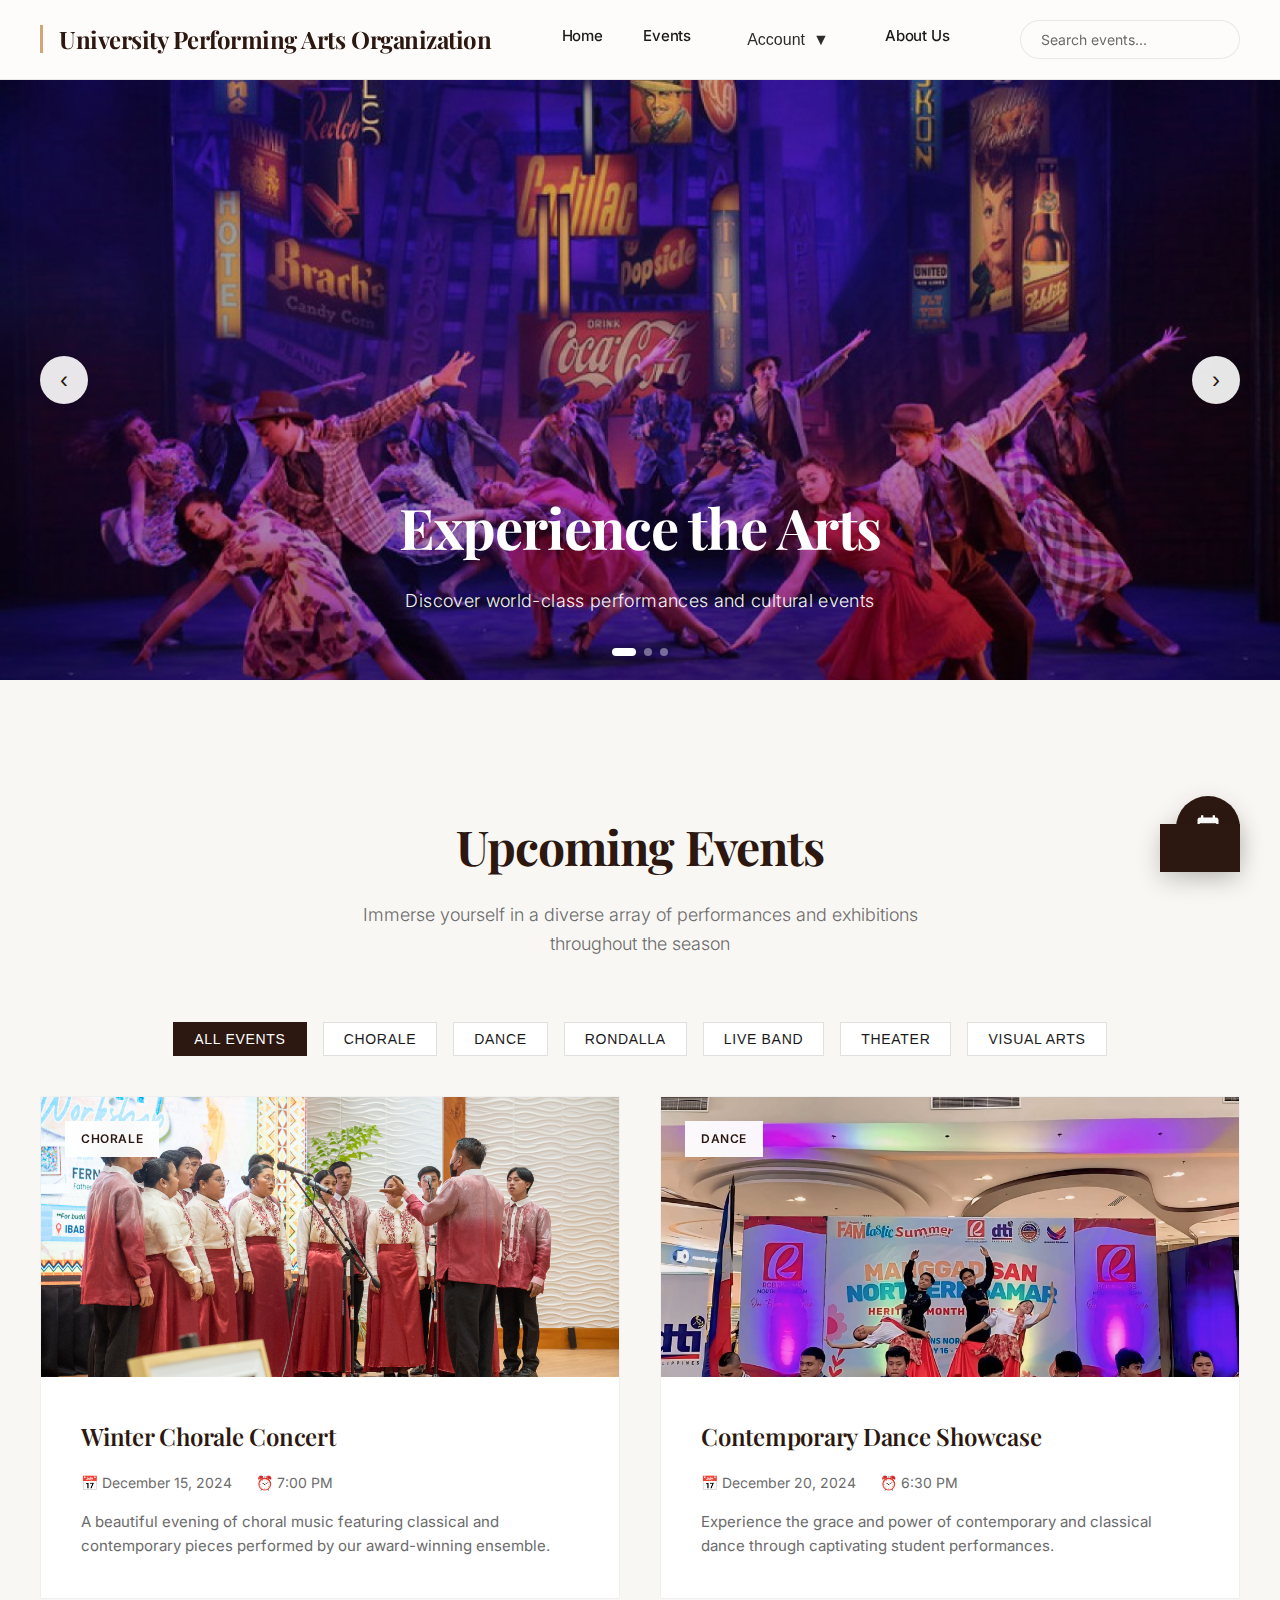
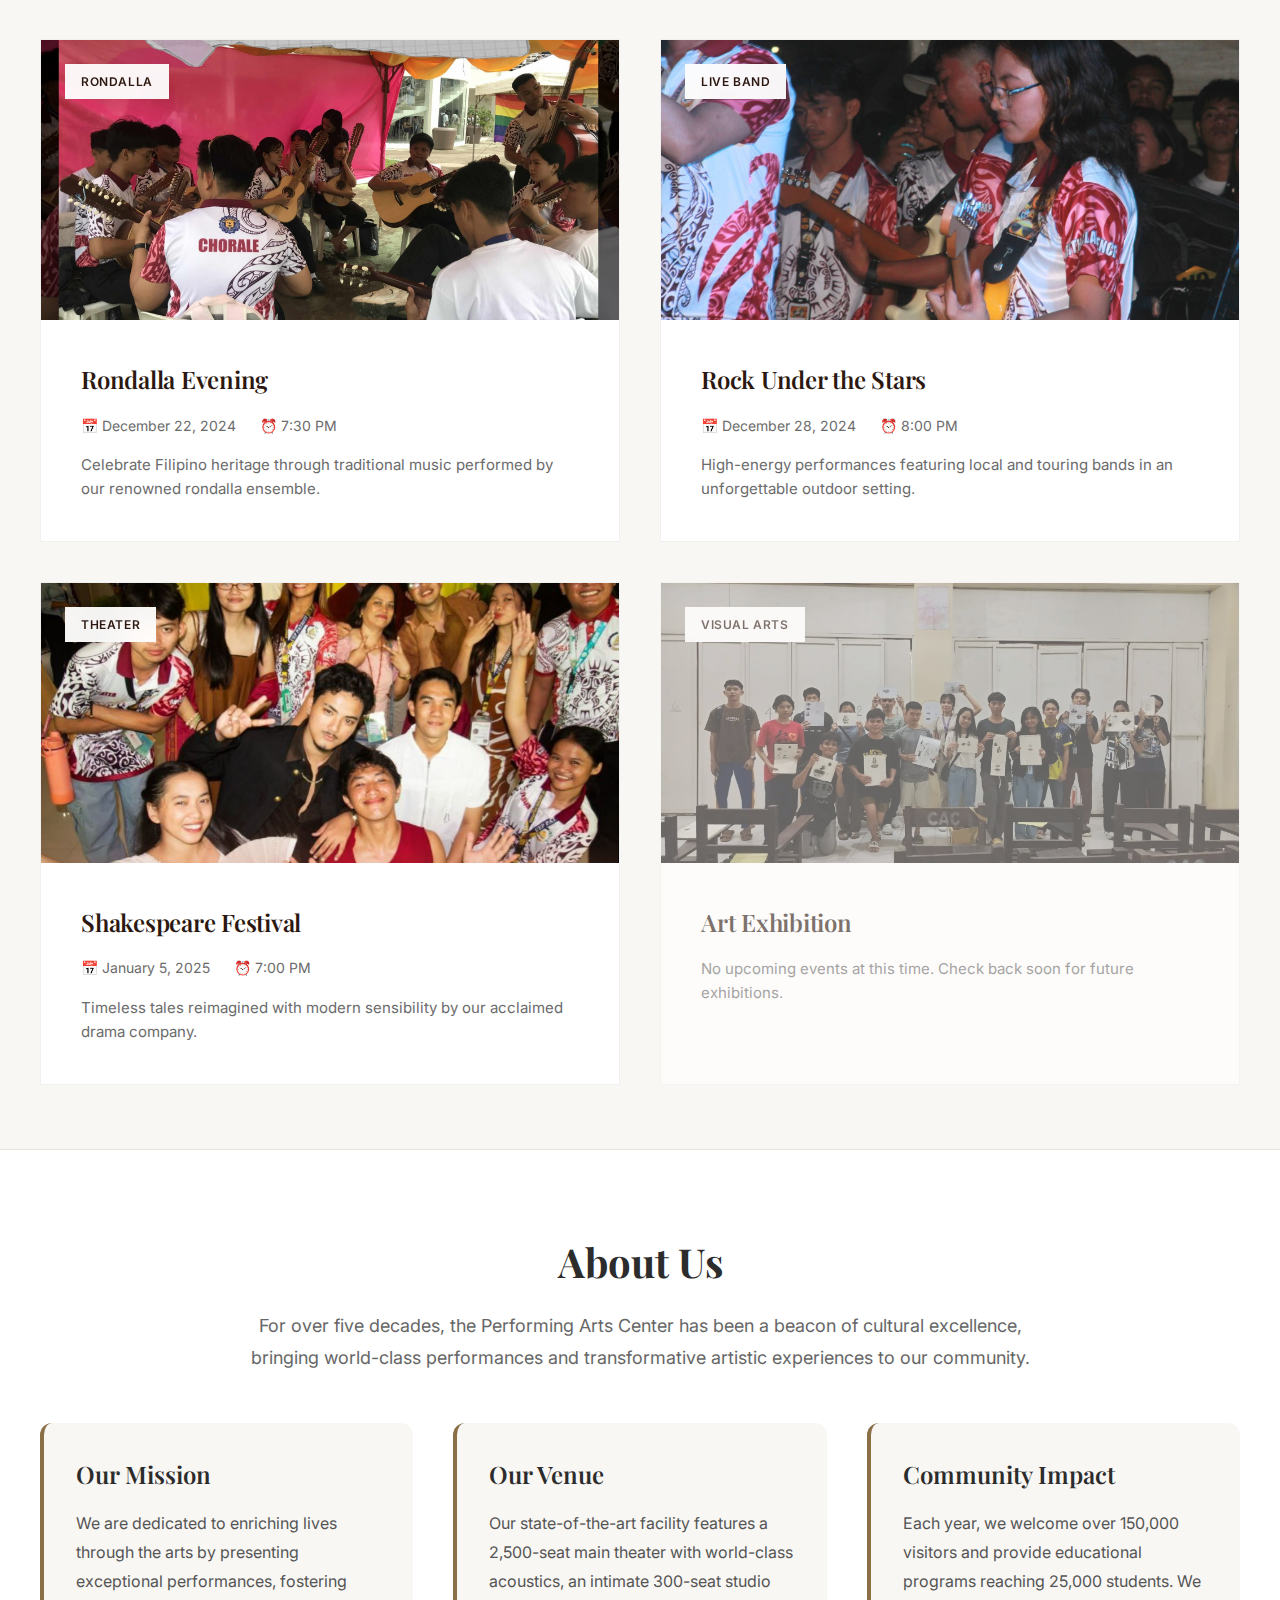
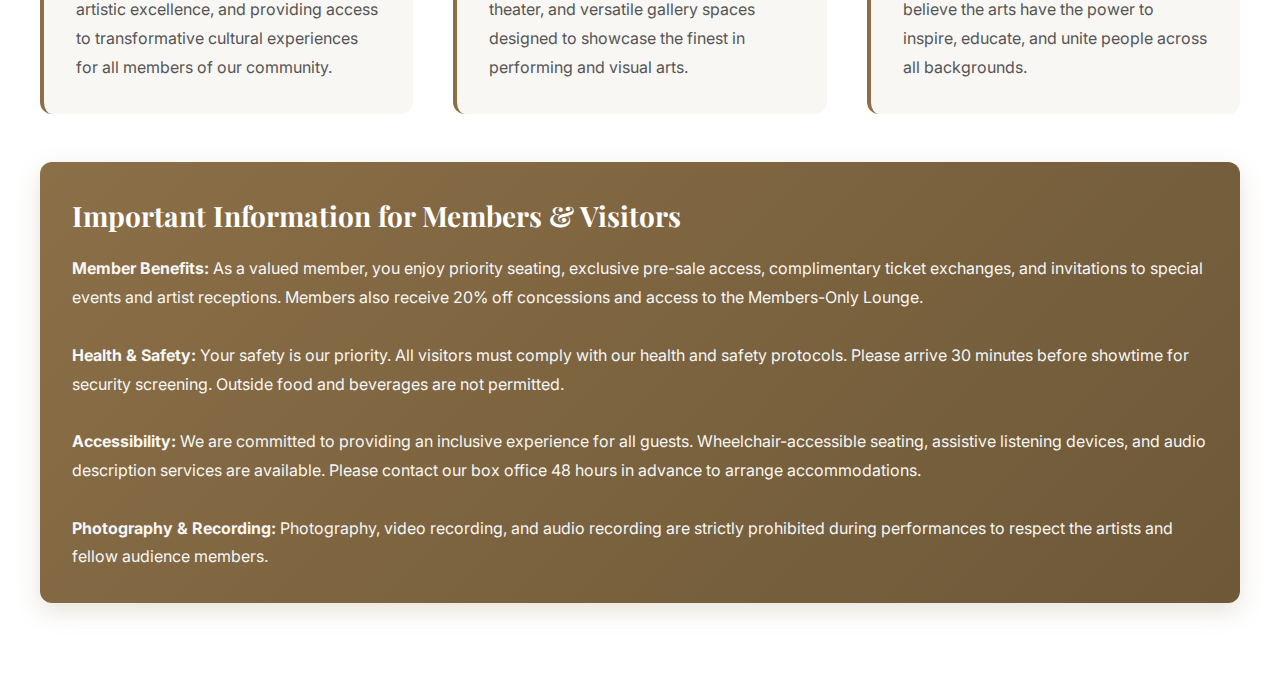
<file: user/user-Main.html>
<!DOCTYPE html>
<html lang="en">
<head>
    <meta charset="UTF-8">
    <meta name="viewport" content="width=device-width, initial-scale=1.0">
    <title>Performing Arts Center</title>
    <link rel="preconnect" href="https://fonts.googleapis.com">
    <link rel="preconnect" href="https://fonts.gstatic.com" crossorigin>
    <link href="https://fonts.googleapis.com/css2?family=Playfair+Display:wght@400;600;700&family=Inter:wght@300;400;500;600&display=swap" rel="stylesheet">
    <style>
        * {
            margin: 0;
            padding: 0;
            box-sizing: border-box;
        }

        :root {
            --color-primary: #2C1810;
            --color-secondary: #8B7355;
            --color-accent: #D4A574;
            --color-background: #FDFCFB;
            --color-surface: #FFFFFF;
            --color-text: #1A1A1A;
            --color-text-muted: #6B6B6B;
            --spacing-xs: 0.5rem;
            --spacing-sm: 1rem;
            --spacing-md: 1.5rem;
            --spacing-lg: 2.5rem;
            --spacing-xl: 4rem;
            --radius: 2px;
        }

        body {
            font-family: 'Inter', -apple-system, BlinkMacSystemFont, 'Segoe UI', Roboto, sans-serif;
            line-height: 1.6;
            color: #2c2c2c;
            background-color: #f9f7f4;
            overflow-x: hidden;
        }

        /* Header */
        .header {
            background-color: var(--color-surface);
            padding: 1.25rem 0;
            position: sticky;
            top: 0;
            z-index: 100;
            border-bottom: 1px solid rgba(0, 0, 0, 0.08);
            backdrop-filter: blur(10px);
            background-color: rgba(253, 252, 251, 0.95);
        }

        .nav-container {
            max-width: 1400px;
            margin: 0 auto;
            display: flex;
            justify-content: space-between;
            align-items: center;
            padding: 0 var(--spacing-lg);
            flex-wrap: wrap; /* Added for better responsiveness */
        }

        .logo-section {
            display: flex;
            align-items: center;
            gap: var(--spacing-sm);
        }

        .logo-text {
            font-family: 'Playfair Display', serif;
            font-size: 1.5rem;
            font-weight: 700;
            color: var(--color-primary);
            letter-spacing: -0.02em;
        }

        .logo-mark {
            width: 3px;
            height: 28px;
            background-color: var(--color-accent);
        }

        .nav-menu {
            display: flex;
            list-style: none;
            gap: var(--spacing-lg);
        }

        .nav-menu a {
            color: var(--color-text);
            text-decoration: none;
            font-weight: 500;
            font-size: 0.9375rem;
            transition: color 0.2s ease;
            letter-spacing: -0.01em;
        }

        .nav-menu a:hover {
            color: var(--color-secondary);
        }

        /* Enhanced search bar with results dropdown */
        .search-container {
            position: relative;
        }

        .search-bar {
            padding: 0.625rem 1.25rem;
            background-color: var(--color-background);
            border: 1px solid rgba(0, 0, 0, 0.08);
            border-radius: 50px;
            color: var(--color-text);
            width: 220px;
            font-size: 0.875rem;
            font-family: 'Inter', sans-serif;
            transition: all 0.2s ease;
        }

        .search-bar:focus {
            outline: none;
            border-color: var(--color-secondary);
            width: 280px;
        }

        .search-bar::placeholder {
            color: var(--color-text-muted);
        }

        .search-results {
            position: absolute;
            top: 100%;
            right: 0;
            width: 320px;
            max-height: 400px;
            overflow-y: auto;
            background-color: var(--color-surface);
            border: 1px solid rgba(0, 0, 0, 0.08);
            margin-top: 0.5rem;
            box-shadow: 0 8px 24px rgba(0, 0, 0, 0.12);
            display: none;
            z-index: 1000;
        }

        .search-results.active {
            display: block;
        }

        .search-result-item {
            padding: var(--spacing-sm) var(--spacing-md);
            border-bottom: 1px solid rgba(0, 0, 0, 0.04);
            cursor: pointer;
            transition: background-color 0.2s ease;
        }

        .search-result-item:hover {
            background-color: var(--color-background);
        }

        .search-result-title {
            font-weight: 600;
            color: var(--color-primary);
            margin-bottom: 0.25rem;
        }

        .search-result-meta {
            font-size: 0.8125rem;
            color: var(--color-text-muted);
        }

        .search-no-results {
            padding: var(--spacing-lg);
            text-align: center;
            color: var(--color-text-muted);
        }

        /* Mobile menu hamburger button */
        .mobile-menu-button {
            display: none;
            background: none;
            border: none;
            font-size: 1.5rem;
            color: var(--color-text);
            cursor: pointer;
            padding: 0.5rem;
        }

        /* Carousel */
        .carousel-container {
            position: relative;
            height: 600px;
            overflow: hidden;
            margin-bottom: var(--spacing-xl);
        }

        .carousel {
            display: flex;
            transition: transform 0.8s cubic-bezier(0.4, 0, 0.2, 1);
            height: 100%;
        }

        .carousel-slide {
            min-width: 100%;
            position: relative;
        }

        .carousel-slide::before {
            content: '';
            position: absolute;
            inset: 0;
            background: linear-gradient(to bottom, rgba(0,0,0,0.1), rgba(0,0,0,0.4));
            z-index: 1;
        }

        .carousel-slide img {
            width: 100%;
            height: 100%;
            object-fit: cover;
        }

        .carousel-content {
            position: absolute;
            bottom: var(--spacing-xl);
            left: 0;
            right: 0;
            z-index: 2;
            text-align: center;
            color: white;
        }

        .carousel-title {
            font-family: 'Playfair Display', serif;
            font-size: 3.5rem;
            font-weight: 700;
            margin-bottom: var(--spacing-sm);
            letter-spacing: -0.02em;
        }

        .carousel-subtitle {
            font-size: 1.125rem;
            font-weight: 300;
            opacity: 0.95;
            letter-spacing: 0.02em;
        }

        .carousel-dots {
            position: absolute;
            bottom: var(--spacing-md);
            left: 50%;
            transform: translateX(-50%);
            display: flex;
            gap: var(--spacing-xs);
            z-index: 3;
        }

        .dot {
            width: 8px;
            height: 8px;
            border-radius: 50%;
            background-color: rgba(255, 255, 255, 0.4);
            cursor: pointer;
            transition: all 0.3s ease;
        }

        .dot.active {
            background-color: white;
            width: 24px;
            border-radius: 4px;
        }

        /* Carousel navigation arrows */
        .carousel-arrow {
            position: absolute;
            top: 50%;
            transform: translateY(-50%);
            background-color: rgba(255, 255, 255, 0.9);
            border: none;
            width: 48px;
            height: 48px;
            border-radius: 50%;
            font-size: 1.5rem;
            color: var(--color-primary);
            cursor: pointer;
            z-index: 3;
            transition: all 0.3s ease;
            display: flex;
            align-items: center;
            justify-content: center;
        }

        .carousel-arrow:hover {
            background-color: white;
            transform: translateY(-50%) scale(1.1);
        }

        .carousel-arrow-left {
            left: var(--spacing-lg);
        }

        .carousel-arrow-right {
            right: var(--spacing-lg);
        }

        /* Events Section */
        .events-section {
            max-width: 1400px;
            margin: 0 auto;
            padding: var(--spacing-xl) var(--spacing-lg);
        }

        .section-header {
            text-align: center;
            margin-bottom: var(--spacing-xl);
        }

        .section-title {
            font-family: 'Playfair Display', serif;
            font-size: 3rem;
            font-weight: 700;
            margin-bottom: var(--spacing-sm);
            color: var(--color-primary);
            letter-spacing: -0.02em;
        }

        .section-subtitle {
            font-size: 1.125rem;
            color: var(--color-text-muted);
            font-weight: 300;
            max-width: 600px;
            margin: 0 auto;
        }

        /* Enhanced events grid with filter buttons */
        .events-filters {
            display: flex;
            justify-content: center;
            gap: var(--spacing-sm);
            flex-wrap: wrap;
            margin-bottom: var(--spacing-lg);
        }

        .filter-button {
            padding: 0.5rem 1.25rem;
            background-color: var(--color-surface);
            border: 1px solid rgba(0, 0, 0, 0.12);
            color: var(--color-text);
            font-size: 0.875rem;
            font-weight: 500;
            cursor: pointer;
            transition: all 0.2s ease;
            text-transform: uppercase;
            letter-spacing: 0.05em;
        }

        .filter-button:hover {
            background-color: var(--color-background);
            border-color: var(--color-secondary);
        }

        .filter-button.active {
            background-color: var(--color-primary);
            color: white;
            border-color: var(--color-primary);
        }

        .events-grid {
            display: grid;
            grid-template-columns: repeat(auto-fit, minmax(380px, 1fr));
            gap: var(--spacing-lg);
        }

        .event-category {
            background-color: var(--color-surface);
            border: 1px solid rgba(0, 0, 0, 0.06);
            overflow: hidden;
            transition: all 0.3s cubic-bezier(0.4, 0, 0.2, 1);
            cursor: pointer;
            position: relative;
        }

        .event-category:hover {
            transform: translateY(-4px);
            box-shadow: 0 20px 40px rgba(0, 0, 0, 0.08);
            border-color: rgba(0, 0, 0, 0.12);
        }

        .event-image-wrapper {
            position: relative;
            width: 100%;
            height: 280px;
            overflow: hidden;
        }

        .event-image {
            width: 100%;
            height: 100%;
            object-fit: cover;
            transition: transform 0.5s cubic-bezier(0.4, 0, 0.2, 1);
        }

        .event-category:hover .event-image {
            transform: scale(1.05);
        }

        .category-badge {
            position: absolute;
            top: var(--spacing-md);
            left: var(--spacing-md);
            padding: 0.5rem 1rem;
            font-size: 0.75rem;
            font-weight: 600;
            text-transform: uppercase;
            letter-spacing: 0.05em;
            background-color: rgba(255, 255, 255, 0.95);
            color: var(--color-primary);
            backdrop-filter: blur(10px);
            z-index: 1;
        }

        .event-details {
            padding: var(--spacing-lg);
        }

        .event-title {
            font-family: 'Playfair Display', serif;
            font-size: 1.5rem;
            font-weight: 600;
            margin-bottom: var(--spacing-sm);
            color: var(--color-primary);
            letter-spacing: -0.01em;
        }

        .event-meta {
            display: flex;
            gap: var(--spacing-md);
            margin-bottom: var(--spacing-sm);
            font-size: 0.875rem;
            color: var(--color-text-muted);
            flex-wrap: wrap;
        }

        .event-meta-item {
            display: flex;
            align-items: center;
            gap: 0.375rem;
        }

        .event-info {
            color: var(--color-text-muted);
            font-size: 0.9375rem;
            line-height: 1.6;
        }

        /* Enhanced event actions */
        .event-actions {
            display: flex;
            gap: var(--spacing-sm);
            margin-top: var(--spacing-md);
        }

        .event-action-btn {
            padding: 0.625rem 1.25rem;
            border: 1px solid var(--color-primary);
            background-color: transparent;
            color: var(--color-primary);
            font-size: 0.875rem;
            font-weight: 600;
            cursor: pointer;
            transition: all 0.2s ease;
            text-transform: uppercase;
            letter-spacing: 0.05em;
        }

        .event-action-btn:hover {
            background-color: var(--color-primary);
            color: white;
        }

        .event-action-btn.primary {
            background-color: var(--color-primary);
            color: white;
        }

        .event-action-btn.primary:hover {
            background-color: var(--color-secondary);
            border-color: var(--color-secondary);
        }

        .event-category.no-event {
            opacity: 0.6;
        }

        .event-category.no-event:hover {
            transform: none;
        }

        /* Hidden event class for filtering */
        .event-category.hidden {
            display: none;
        }

        /* Modal styles for Event Details */
        .modal {
            display: none;
            position: fixed;
            z-index: 1000;
            left: 0;
            top: 0;
            width: 100%;
            height: 100%;
            background-color: rgba(26, 26, 26, 0.7);
            backdrop-filter: blur(4px);
            animation: fadeIn 0.2s ease;
        }

        @keyframes fadeIn {
            from { opacity: 0; }
            to { opacity: 1; }
        }

        .modal-content {
            background-color: var(--color-surface);
            margin: 3% auto;
            padding: var(--spacing-xl);
            width: 90%;
            max-width: 700px;
            max-height: 85vh;
            overflow-y: auto;
            position: relative;
            animation: slideUp 0.3s ease;
            border-radius: 16px; /* Added border-radius */
            box-shadow: 0 20px 40px rgba(0, 0, 0, 0.12); /* Added softer shadow */
        }

        @keyframes slideUp {
            from {
                opacity: 0;
                transform: translateY(20px);
            }
            to {
                opacity: 1;
                transform: translateY(0);
            }
        }

        .close {
            color: var(--color-text-muted);
            position: absolute;
            right: var(--spacing-lg);
            top: var(--spacing-lg);
            font-size: 2rem;
            font-weight: 300;
            cursor: pointer;
            transition: color 0.2s ease;
            line-height: 1;
        }

        .close:hover {
            color: var(--color-text);
        }

        .modal-event-title {
            font-family: 'Playfair Display', serif;
            font-size: 2.25rem;
            font-weight: 700;
            margin-bottom: var(--spacing-lg);
            color: var(--color-primary);
            letter-spacing: -0.02em;
        }

        .modal-event-detail {
            margin-bottom: var(--spacing-md);
            padding-bottom: var(--spacing-md);
            border-bottom: 1px solid rgba(0, 0, 0, 0.06);
        }

        .modal-event-detail:last-child {
            border-bottom: none;
        }

        .modal-label {
            font-weight: 600;
            color: var(--color-text);
            margin-bottom: 0.25rem;
            font-size: 0.875rem;
            text-transform: uppercase;
            letter-spacing: 0.05em;
        }

        .modal-value {
            color: var(--color-text-muted);
            font-size: 1rem;
        }

        /* Add modal action buttons */
        .modal-actions {
            display: flex;
            gap: var(--spacing-sm);
            margin-top: var(--spacing-lg);
            padding-top: var(--spacing-lg);
            border-top: 1px solid rgba(0, 0, 0, 0.06);
        }

        .modal-btn {
            flex: 1;
            padding: 0.875rem 1.5rem;
            border: 1px solid var(--color-primary);
            background-color: var(--color-primary);
            color: white;
            font-size: 0.9375rem;
            font-weight: 600;
            cursor: pointer;
            transition: all 0.2s ease;
            text-transform: uppercase;
            letter-spacing: 0.05em;
        }

        .modal-btn:hover {
            background-color: var(--color-secondary);
            border-color: var(--color-secondary);
        }

        .modal-btn.secondary {
            background-color: transparent;
            color: var(--color-primary);
        }

        .modal-btn.secondary:hover {
            background-color: var(--color-background);
        }

        /* Calendar Modal */
        .calendar-modal-content {
            width: 95%;
            max-width: 1000px;
            max-height: 90vh;
        }

        .calendar-header {
            display: flex;
            justify-content: space-between;
            align-items: center;
            margin-bottom: var(--spacing-lg);
            padding-bottom: var(--spacing-md);
            border-bottom: 1px solid rgba(0, 0, 0, 0.08);
        }

        .calendar-nav {
            background: none;
            border: 1px solid rgba(0, 0, 0, 0.12);
            color: var(--color-text);
            font-size: 1.25rem;
            cursor: pointer;
            padding: 0.5rem 1rem;
            transition: all 0.2s ease;
            font-weight: 300;
        }

        .calendar-nav:hover {
            background-color: var(--color-background);
            border-color: var(--color-secondary);
        }

        .calendar-title {
            font-family: 'Playfair Display', serif;
            font-size: 2rem;
            font-weight: 700;
            color: var(--color-primary);
            letter-spacing: -0.02em;
        }

        .calendar-grid {
            display: grid;
            grid-template-columns: repeat(7, 1fr);
            gap: 1px;
            background-color: rgba(0, 0, 0, 0.06);
            overflow: hidden;
        }

        .calendar-day-header {
            background-color: var(--color-background);
            padding: var(--spacing-md);
            text-align: center;
            font-weight: 600;
            font-size: 0.8125rem;
            text-transform: uppercase;
            letter-spacing: 0.05em;
            color: var(--color-text-muted);
        }

        .calendar-day {
            background-color: var(--color-surface);
            min-height: 100px;
            padding: var(--spacing-sm);
            position: relative;
            cursor: pointer;
            transition: background-color 0.2s ease;
        }

        .calendar-day:hover {
            background-color: var(--color-background);
        }

        .calendar-day.other-month {
            background-color: #F9F9F9;
            color: var(--color-text-muted);
        }

        .calendar-day.today {
            background-color: var(--color-accent);
            color: var(--color-primary);
            font-weight: 600;
        }

        .day-number {
            font-weight: 600;
            margin-bottom: 0.375rem;
            font-size: 0.9375rem;
        }

        .day-events {
            font-size: 0.6875rem;
            line-height: 1.4;
        }

        .event-dot {
            display: inline-block;
            width: 5px;
            height: 5px;
            border-radius: 50%;
            margin-right: 0.25rem;
            margin-bottom: 0.125rem;
        }

        .event-dot.chorale { background-color: #5B8FA3; }
        .event-dot.dance { background-color: #C77B6C; }
        .event-dot.rondalla { background-color: #7BA373; }
        .event-dot.live-band { background-color: #D4A574; }
        .event-dot.theater { background-color: #9B7FA3; }
        .event-dot.visual-arts { background-color: #6FA39B; }

        /* Floating Calendar Icon */
        .floating-calendar {
            position: fixed;
            bottom: var(--spacing-lg);
            right: var(--spacing-lg);
            width: 64px;
            height: 64px;
            background-color: var(--color-primary);
            border-radius: 50%;
            display: flex;
            align-items: center;
            justify-content: center;
            cursor: pointer;
            box-shadow: 0 8px 24px rgba(44, 24, 16, 0.2);
            transition: all 0.3s cubic-bezier(0.4, 0, 0.2, 1);
            z-index: 999;
        }

        .floating-calendar:hover {
            transform: scale(1.1);
            box-shadow: 0 12px 32px rgba(44, 24, 16, 0.3);
            background-color: var(--color-secondary);
        }

        .floating-calendar svg {
            width: 28px;
            height: 28px;
            fill: white;
        }

        /* Loading spinner for async operations */
        .loading-spinner {
            display: none;
            position: fixed;
            top: 50%;
            left: 50%;
            transform: translate(-50%, -50%);
            z-index: 2000;
        }

        .loading-spinner.active {
            display: block;
        }

        .spinner {
            width: 48px;
            height: 48px;
            border: 4px solid rgba(0, 0, 0, 0.1);
            border-top-color: var(--color-primary);
            border-radius: 50%;
            animation: spin 0.8s linear infinite;
        }

        @keyframes spin {
            to { transform: rotate(360deg); }
        }

        /* Toast notifications */
        .toast {
            position: fixed;
            bottom: 100px;
            right: var(--spacing-lg);
            background-color: var(--color-primary);
            color: white;
            padding: var(--spacing-md) var(--spacing-lg);
            box-shadow: 0 8px 24px rgba(0, 0, 0, 0.2);
            z-index: 1001;
            transform: translateY(150%);
            transition: transform 0.3s ease;
        }

        .toast.show {
            transform: translateY(0);
        }
        
        /* Added styles for Account dropdown menu */
        .account-dropdown {
            position: relative;
            display: inline-block;
        }

        .account-button {
            background: none;
            border: none;
            color: #2c2c2c;
            font-size: 1rem;
            font-weight: 500;
            cursor: pointer;
            padding: 0.5rem 1rem;
            transition: color 0.3s ease;
            display: flex;
            align-items: center;
            gap: 0.5rem;
        }

        .account-button:hover {
            color: #8b6f47;
        }

        .account-dropdown-content {
            display: none;
            position: absolute;
            right: 0;
            background-color: white;
            min-width: 200px;
            box-shadow: 0 8px 24px rgba(0, 0, 0, 0.15);
            border-radius: 8px;
            overflow: hidden;
            z-index: 1000;
            margin-top: 0.5rem;
        }

        .account-dropdown-content.show {
            display: block;
            animation: fadeIn 0.3s ease;
        }

        .account-dropdown-content button {
            width: 100%;
            padding: 0.875rem 1.25rem;
            border: none;
            background: white;
            color: #2c2c2c;
            text-align: left;
            cursor: pointer;
            font-size: 0.95rem;
            font-weight: 500;
            transition: all 0.2s ease;
            border-bottom: 1px solid #f0f0f0;
        }

        .account-dropdown-content button:last-child {
            border-bottom: none;
        }

        .account-dropdown-content button:hover {
            background-color: #f9f7f4;
            color: #8b6f47;
            padding-left: 1.5rem;
        }

        /* Added modal styles for login and registration */
        .modal {
            display: none;
            position: fixed;
            z-index: 2000;
            left: 0;
            top: 0;
            width: 100%;
            height: 100%;
            background-color: rgba(0, 0, 0, 0.6);
            backdrop-filter: blur(4px);
            animation: fadeIn 0.3s ease;
        }

        .modal.show {
            display: flex;
            align-items: center;
            justify-content: center;
        }

        .modal-content {
            background-color: white;
            padding: 2.5rem;
            border-radius: 16px;
            width: 90%;
            max-width: 450px;
            position: relative;
            box-shadow: 0 20px 60px rgba(0, 0, 0, 0.3);
            animation: slideUp 0.3s ease;
        }

        @keyframes slideUp {
            from {
                opacity: 0;
                transform: translateY(30px);
            }
            to {
                opacity: 1;
                transform: translateY(0);
            }
        }

        .modal-header {
            display: flex;
            justify-content: space-between;
            align-items: center;
            margin-bottom: 2rem;
        }

        .modal-title {
            font-family: 'Playfair Display', serif;
            font-size: 1.75rem;
            color: #2c2c2c;
            font-weight: 700;
        }

        .close-button {
            background: none;
            border: none;
            font-size: 1.75rem;
            color: #888;
            cursor: pointer;
            padding: 0;
            width: 32px;
            height: 32px;
            display: flex;
            align-items: center;
            justify-content: center;
            border-radius: 50%;
            transition: all 0.2s ease;
        }

        .close-button:hover {
            background-color: #f0f0f0;
            color: #2c2c2c;
        }

        .form-group {
            margin-bottom: 1.5rem;
        }

        .form-label {
            display: block;
            margin-bottom: 0.5rem;
            font-weight: 600;
            color: #2c2c2c;
            font-size: 0.95rem;
        }

        .form-input {
            width: 100%;
            padding: 0.875rem 1rem;
            border: 2px solid #e0e0e0;
            border-radius: 8px;
            font-size: 1rem;
            transition: all 0.3s ease;
            font-family: inherit;
        }

        .form-input:focus {
            outline: none;
            border-color: #8b6f47;
            box-shadow: 0 0 0 3px rgba(139, 111, 71, 0.1);
        }

        .form-select {
            width: 100%;
            padding: 0.875rem 1rem;
            border: 2px solid #e0e0e0;
            border-radius: 8px;
            font-size: 1rem;
            cursor: pointer;
            background-color: white;
            transition: all 0.3s ease;
            font-family: inherit;
        }

        .form-select:focus {
            outline: none;
            border-color: #8b6f47;
            box-shadow: 0 0 0 3px rgba(139, 111, 71, 0.1);
        }

        .submit-button {
            width: 100%;
            padding: 1rem;
            background-color: #8b6f47;
            color: white;
            border: none;
            border-radius: 8px;
            font-size: 1rem;
            font-weight: 600;
            cursor: pointer;
            transition: all 0.3s ease;
            margin-top: 1rem;
        }

        .submit-button:hover {
            background-color: #6d5838;
            transform: translateY(-2px);
            box-shadow: 0 4px 12px rgba(139, 111, 71, 0.3);
        }

        .submit-button:active {
            transform: translateY(0);
        }

        .error-message {
            color: #d32f2f;
            font-size: 0.875rem;
            margin-top: 0.5rem;
            display: none;
        }

        .error-message.show {
            display: block;
        }

        .success-message {
            color: #388e3c;
            font-size: 0.875rem;
            margin-top: 0.5rem;
            display: none;
        }

        .success-message.show {
            display: block;
        }

        /* Added user info display in header */
        .user-info {
            display: none;
            align-items: center;
            gap: 1rem;
            padding: 0.5rem 1rem;
            background-color: rgba(139, 111, 71, 0.1);
            border-radius: 8px;
        }

        .user-info.show {
            display: flex;
        }

        .user-name {
            font-weight: 600;
            color: #8b6f47;
        }

        .user-role {
            font-size: 0.85rem;
            color: #666;
            padding: 0.25rem 0.75rem;
            background-color: white;
            border-radius: 12px;
        }

        .logout-button {
            background: none;
            border: 1px solid #8b6f47;
            color: #8b6f47;
            padding: 0.5rem 1rem;
            border-radius: 6px;
            cursor: pointer;
            font-size: 0.875rem;
            font-weight: 500;
            transition: all 0.3s ease;
        }

        .logout-button:hover {
            background-color: #8b6f47;
            color: white;
        }

        /* Added About Us section styles */
        .about-section {
            padding: 5rem 2rem;
            background-color: white;
            border-top: 1px solid #e8e5e1;
        }

        .about-container {
            max-width: 1200px;
            margin: 0 auto;
        }

        .about-header {
            text-align: center;
            margin-bottom: 3rem;
        }

        .about-title {
            font-family: 'Playfair Display', serif;
            font-size: 2.5rem;
            color: #2c2c2c;
            margin-bottom: 1rem;
            font-weight: 700;
        }

        .about-subtitle {
            font-size: 1.125rem;
            color: #666;
            max-width: 800px;
            margin: 0 auto;
            line-height: 1.8;
        }

        .about-content {
            display: grid;
            grid-template-columns: repeat(auto-fit, minmax(300px, 1fr));
            gap: 2.5rem;
            margin-top: 3rem;
        }

        .about-card {
            padding: 2rem;
            background-color: #f9f7f4;
            border-radius: 12px;
            border-left: 4px solid #8b6f47;
        }

        .about-card-title {
            font-family: 'Playfair Display', serif;
            font-size: 1.5rem;
            color: #2c2c2c;
            margin-bottom: 1rem;
            font-weight: 600;
        }

        .about-card-text {
            color: #555;
            line-height: 1.8;
        }

        .important-notice {
            background: linear-gradient(135deg, #8b6f47 0%, #6d5838 100%);
            color: white;
            padding: 2rem;
            border-radius: 12px;
            margin-top: 3rem;
            box-shadow: 0 8px 24px rgba(139, 111, 71, 0.2);
        }

        .important-notice-title {
            font-family: 'Playfair Display', serif;
            font-size: 1.75rem;
            margin-bottom: 1rem;
            font-weight: 700;
        }

        .important-notice-text {
            line-height: 1.8;
            opacity: 0.95;
        }

        /* Responsive */
        @media (max-width: 1024px) {
            /* Improved tablet responsiveness */
            .nav-container {
                flex-wrap: wrap;
                gap: var(--spacing-md);
            }

            .mobile-menu-button {
                display: block;
            }

            .nav-menu {
                display: none;
                width: 100%;
                flex-direction: column;
                gap: var(--spacing-sm);
                padding: var(--spacing-md) 0;
            }

            .nav-menu.active {
                display: flex;
            }

            .search-container {
                order: 3;
                width: 100%;
            }

            .search-bar {
                width: 100%;
            }

            .search-bar:focus {
                width: 100%;
            }

            .search-results {
                width: 100%;
            }

            .carousel-container {
                height: 450px;
            }

            .carousel-title {
                font-size: 2.5rem;
            }

            .section-title {
                font-size: 2.5rem;
            }

            .events-grid {
                grid-template-columns: 1fr;
            }
        }

        @media (max-width: 768px) {
            /* Enhanced mobile optimization */
            .nav-container {
                padding: 0 var(--spacing-md);
            }

            .carousel-container {
                height: 350px;
            }

            .carousel-title {
                font-size: 2rem;
            }

            .carousel-subtitle {
                font-size: 1rem;
            }

            .carousel-arrow {
                width: 40px;
                height: 40px;
                font-size: 1.25rem;
            }

            .carousel-arrow-left {
                left: var(--spacing-sm);
            }

            .carousel-arrow-right {
                right: var(--spacing-sm);
            }

            .section-title {
                font-size: 2rem;
            }

            .events-section {
                padding: var(--spacing-lg) var(--spacing-md);
            }

            .events-grid {
                grid-template-columns: 1fr;
                gap: var(--spacing-md);
            }

            .event-image-wrapper {
                height: 200px;
            }

            .calendar-day {
                min-height: 70px;
                padding: 0.5rem;
            }

            .day-events {
                font-size: 0.625rem;
            }

            /* Enhanced responsive styles */
            .modal-content {
                padding: 2rem 1.5rem;
                width: 95%;
            }

            .modal-title {
                font-size: 1.5rem;
            }

            .about-title {
                font-size: 2rem;
            }

            .about-content {
                grid-template-columns: 1fr;
            }

            .floating-calendar {
                width: 56px;
                height: 56px;
                bottom: var(--spacing-md);
                right: var(--spacing-md);
            }

            .floating-calendar svg {
                width: 24px;
                height: 24px;
            }

            .toast {
                right: var(--spacing-md);
                left: var(--spacing-md);
                bottom: 80px;
            }
        }

        /* Print styles for promotional materials */
        @media print {
            .header, .floating-calendar, .modal, .carousel-dots, .carousel-arrow, .account-dropdown, .user-info {
                display: none !important;
            }

            .carousel-container {
                height: 300px;
                page-break-after: always;
            }

            .event-category {
                page-break-inside: avoid;
                box-shadow: none !important;
                border: 1px solid #000 !important;
            }

            body {
                background-color: white;
            }
        }
    </style>
</head>
<body>
    <!-- Header -->
    <header class="header">
        <div class="nav-container">
            <div class="logo-section">
                <div class="logo-mark"></div>
                <div class="logo-text">University Performing Arts Organization</div>
            </div>
            <!-- Added mobile menu button -->
            <button class="mobile-menu-button" onclick="toggleMobileMenu()" aria-label="Toggle menu">☰</button>
            <nav>
                <ul class="nav-menu" id="navMenu">
                    <li><a href="#home">Home</a></li>
                    <li><a href="#events">Events</a></li>
                    <!-- Converted Account link to dropdown button -->
                    <li class="account-dropdown">
                        <button class="account-button" onclick="toggleAccountMenu()">
                            Account
                            <span>▼</span>
                        </button>
                        <div class="account-dropdown-content" id="accountDropdown">
                            <button onclick="openLoginModal('member')">Login as Member</button>
                            <button onclick="openLoginModal('user')">Login as User</button>
                            <button onclick="openCreateAccountModal()">Create Account</button>
                        </div>
                    </li>
                    <li><a href="#about">About Us</a></li>
                </ul>
            </nav>
            <!-- Added user info display -->
            <div class="user-info" id="userInfo">
                <span class="user-name" id="userName"></span>
                <span class="user-role" id="userRole"></span>
                <button class="logout-button" onclick="logout()">Logout</button>
            </div>
            <!-- Enhanced search with dropdown results -->
            <div class="search-container">
                <input type="text" class="search-bar" id="searchBar" placeholder="Search events..." oninput="handleSearch(this.value)">
                <div class="search-results" id="searchResults"></div>
            </div>
        </div>
    </header>

    <!-- Carousel -->
    <div class="carousel-container">
        <div class="carousel" id="carousel">
            <div class="carousel-slide">
                <img src="/image1.jpg" alt="Theater Performance">
                <div class="carousel-content">
                    <h1 class="carousel-title">Experience the Arts</h1>
                    <p class="carousel-subtitle">Discover world-class performances and cultural events</p>
                </div>
            </div>
            <div class="carousel-slide">
                <img src="/image2.jpg" alt="Orchestra Performance">
                <div class="carousel-content">
                    <h1 class="carousel-title">Musical Excellence</h1>
                    <p class="carousel-subtitle">From classical to contemporary, celebrate the power of music</p>
                </div>
            </div>
            <div class="carousel-slide">
                <img src="/image3.jpg" alt="Dance Performance">
                <div class="carousel-content">
                    <h1 class="carousel-title">Movement & Expression</h1>
                    <p class="carousel-subtitle">Where artistry meets innovation in dance</p>
                </div>
            </div>
        </div>
        <!-- Added navigation arrows for better carousel control -->
        <button class="carousel-arrow carousel-arrow-left" onclick="prevSlide()" aria-label="Previous slide">‹</button>
        <button class="carousel-arrow carousel-arrow-right" onclick="nextSlide()" aria-label="Next slide">›</button>
        <div class="carousel-dots">
            <span class="dot active" onclick="currentSlide(1)"></span>
            <span class="dot" onclick="currentSlide(2)"></span>
            <span class="dot" onclick="currentSlide(3)"></span>
        </div>
    </div>

    <!-- Events Section -->
    <section class="events-section" id="events">
        <div class="section-header">
            <h2 class="section-title">Upcoming Events</h2>
            <p class="section-subtitle">Immerse yourself in a diverse array of performances and exhibitions throughout the season</p>
        </div>
        <!-- Added event category filters -->
        <div class="events-filters">
            <button class="filter-button active" data-filter="all" onclick="filterEvents('all')">All Events</button>
            <button class="filter-button" data-filter="chorale" onclick="filterEvents('chorale')">Chorale</button>
            <button class="filter-button" data-filter="dance" onclick="filterEvents('dance')">Dance</button>
            <button class="filter-button" data-filter="rondalla" onclick="filterEvents('rondalla')">Rondalla</button>
            <button class="filter-button" data-filter="live-band" onclick="filterEvents('live-band')">Live Band</button>
            <button class="filter-button" data-filter="theater" onclick="filterEvents('theater')">Theater</button>
            <button class="filter-button" data-filter="visual-arts" onclick="filterEvents('visual-arts')">Visual Arts</button>
        </div>
        <div class="events-grid">
            <!-- Chorale -->
            <div class="event-category" onclick="openEventModal('chorale')">
                <div class="event-image-wrapper">
                    <div class="category-badge">Chorale</div>
                    <img src="/image4.jpg" alt="Chorale" class="event-image">
                </div>
                <div class="event-details">
                    <h3 class="event-title">Winter Chorale Concert</h3>
                    <div class="event-meta">
                        <span class="event-meta-item">📅 December 15, 2024</span>
                        <span class="event-meta-item">⏰ 7:00 PM</span>
                    </div>
                    <p class="event-info">
                        A beautiful evening of choral music featuring classical and contemporary pieces performed by our award-winning ensemble.
                    </p>
                </div>
            </div>

            <!-- Dance -->
            <div class="event-category" onclick="openEventModal('dance')">
                <div class="event-image-wrapper">
                    <div class="category-badge">Dance</div>
                    <img src="/image5.jpg" alt="Dance" class="event-image">
                </div>
                <div class="event-details">
                    <h3 class="event-title">Contemporary Dance Showcase</h3>
                    <div class="event-meta">
                        <span class="event-meta-item">📅 December 20, 2024</span>
                        <span class="event-meta-item">⏰ 6:30 PM</span>
                    </div>
                    <p class="event-info">
                        Experience the grace and power of contemporary and classical dance through captivating student performances.
                    </p>
                </div>
            </div>

            <!-- Rondalla -->
            <div class="event-category" onclick="openEventModal('rondalla')">
                <div class="event-image-wrapper">
                    <div class="category-badge">Rondalla</div>
                    <img src="/image6.jpg" alt="Rondalla" class="event-image">
                </div>
                <div class="event-details">
                    <h3 class="event-title">Rondalla Evening</h3>
                    <div class="event-meta">
                        <span class="event-meta-item">📅 December 22, 2024</span>
                        <span class="event-meta-item">⏰ 7:30 PM</span>
                    </div>
                    <p class="event-info">
                        Celebrate Filipino heritage through traditional music performed by our renowned rondalla ensemble.
                    </p>
                </div>
            </div>

            <!-- Live Band -->
            <div class="event-category" onclick="openEventModal('live-band')">
                <div class="event-image-wrapper">
                    <div class="category-badge">Live Band</div>
                    <img src="/image7.jpg" alt="Live Band" class="event-image">
                </div>
                <div class="event-details">
                    <h3 class="event-title">Rock Under the Stars</h3>
                    <div class="event-meta">
                        <span class="event-meta-item">📅 December 28, 2024</span>
                        <span class="event-meta-item">⏰ 8:00 PM</span>
                    </div>
                    <p class="event-info">
                        High-energy performances featuring local and touring bands in an unforgettable outdoor setting.
                    </p>
                </div>
            </div>

            <!-- Theater -->
            <div class="event-category" onclick="openEventModal('theater')">
                <div class="event-image-wrapper">
                    <div class="category-badge">Theater</div>
                    <img src="/image8.jpg" alt="Theater" class="event-image">
                </div>
                <div class="event-details">
                    <h3 class="event-title">Shakespeare Festival</h3>
                    <div class="event-meta">
                        <span class="event-meta-item">📅 January 5, 2025</span>
                        <span class="event-meta-item">⏰ 7:00 PM</span>
                    </div>
                    <p class="event-info">
                        Timeless tales reimagined with modern sensibility by our acclaimed drama company.
                    </p>
                </div>
            </div>

            <!-- Visual Arts -->
            <div class="event-category no-event" onclick="openEventModal('visual-arts')">
                <div class="event-image-wrapper">
                    <div class="category-badge">Visual Arts</div>
                    <img src="/image9.jpg" alt="Visual Arts" class="event-image">
                </div>
                <div class="event-details">
                    <h3 class="event-title">Art Exhibition</h3>
                    <p class="event-info">
                        No upcoming events at this time. Check back soon for future exhibitions.
                    </p>
                </div>
            </div>
        </div>
    </section>

    <!-- Event Detail Modal -->
    <div id="eventModal" class="modal">
        <div class="modal-content">
            <span class="close" onclick="closeModal('eventModal')">&times;</span>
            <div id="eventModalContent"></div>
        </div>
    </div>

    <!-- Calendar Modal -->
    <div id="calendarModal" class="modal">
        <div class="modal-content calendar-modal-content">
            <span class="close" onclick="closeModal('calendarModal')">&times;</span>
            <div class="calendar-header">
                <button class="calendar-nav" onclick="changeMonth(-1)">←</button>
                <div class="calendar-title" id="calendarTitle"></div>
                <button class="calendar-nav" onclick="changeMonth(1)">→</button>
            </div>
            <div class="calendar-grid" id="calendarGrid"></div>
        </div>
    </div>

    <!-- Added Login Modals -->
    <div id="loginModal" class="modal">
        <div class="modal-content">
            <div class="modal-header">
                <h2 class="modal-title" id="loginModalTitle">Login</h2>
                <button class="close-button" onclick="closeLoginModal()">&times;</button>
            </div>
            <form id="loginForm" onsubmit="handleLogin(event)">
                <div class="form-group">
                    <label class="form-label" for="loginEmail">Email</label>
                    <input type="email" class="form-input" id="loginEmail" required>
                </div>
                <div class="form-group">
                    <label class="form-label" for="loginPassword">Password</label>
                    <input type="password" class="form-input" id="loginPassword" required>
                </div>
                <div class="error-message" id="loginError"></div>
                <button type="submit" class="submit-button">Login</button>
            </form>
        </div>
    </div>

    <!-- Added Create Account Modal -->
    <div id="createAccountModal" class="modal">
        <div class="modal-content">
            <div class="modal-header">
                <h2 class="modal-title">Create Account</h2>
                <button class="close-button" onclick="closeCreateAccountModal()">&times;</button>
            </div>
            <form id="createAccountForm" onsubmit="handleCreateAccount(event)">
                <div class="form-group">
                    <label class="form-label" for="createName">Full Name</label>
                    <input type="text" class="form-input" id="createName" required>
                </div>
                <div class="form-group">
                    <label class="form-label" for="createEmail">Email</label>
                    <input type="email" class="form-input" id="createEmail" required>
                </div>
                <div class="form-group">
                    <label class="form-label" for="createPassword">Password</label>
                    <input type="password" class="form-input" id="createPassword" required minlength="6">
                </div>
                <div class="form-group">
                    <label class="form-label" for="createRole">Account Type</label>
                    <select class="form-select" id="createRole" required onchange="handleRoleChange()">
                        <option value="">Select account type</option>
                        <option value="user">User</option>
                        <option value="member">Member (Requires Verification)</option>
                    </select>
                </div>
                <div class="form-group" id="memberCodeGroup" style="display: none;">
                    <label class="form-label" for="memberCode">Member Verification Code</label>
                    <input type="text" class="form-input" id="memberCode" placeholder="Enter your member code">
                    <small style="color: #666; font-size: 0.875rem;">Required for Member registration</small>
                </div>
                <div class="error-message" id="createError"></div>
                <div class="success-message" id="createSuccess"></div>
                <button type="submit" class="submit-button">Create Account</button>
            </form>
        </div>
    </div>

    <!-- Added About Us Section -->
    <section class="about-section" id="about">
        <div class="about-container">
            <div class="about-header">
                <h2 class="about-title">About Us</h2>
                <p class="about-subtitle">
                    For over five decades, the Performing Arts Center has been a beacon of cultural excellence,
                    bringing world-class performances and transformative artistic experiences to our community.
                </p>
            </div>

            <div class="about-content">
                <div class="about-card">
                    <h3 class="about-card-title">Our Mission</h3>
                    <p class="about-card-text">
                        We are dedicated to enriching lives through the arts by presenting exceptional performances,
                        fostering artistic excellence, and providing access to transformative cultural experiences for all members of our community.
                    </p>
                </div>

                <div class="about-card">
                    <h3 class="about-card-title">Our Venue</h3>
                    <p class="about-card-text">
                        Our state-of-the-art facility features a 2,500-seat main theater with world-class acoustics,
                        an intimate 300-seat studio theater, and versatile gallery spaces designed to showcase the finest in performing and visual arts.
                    </p>
                </div>

                <div class="about-card">
                    <h3 class="about-card-title">Community Impact</h3>
                    <p class="about-card-text">
                        Each year, we welcome over 150,000 visitors and provide educational programs reaching 25,000 students.
                        We believe the arts have the power to inspire, educate, and unite people across all backgrounds.
                    </p>
                </div>
            </div>

            <div class="important-notice">
                <h3 class="important-notice-title">Important Information for Members & Visitors</h3>
                <p class="important-notice-text">
                    <strong>Member Benefits:</strong> As a valued member, you enjoy priority seating, exclusive pre-sale access,
                    complimentary ticket exchanges, and invitations to special events and artist receptions. Members also receive
                    20% off concessions and access to the Members-Only Lounge.
                    <br><br>
                    <strong>Health & Safety:</strong> Your safety is our priority. All visitors must comply with our health and safety protocols.
                    Please arrive 30 minutes before showtime for security screening. Outside food and beverages are not permitted.
                    <br><br>
                    <strong>Accessibility:</strong> We are committed to providing an inclusive experience for all guests.
                    Wheelchair-accessible seating, assistive listening devices, and audio description services are available.
                    Please contact our box office 48 hours in advance to arrange accommodations.
                    <br><br>
                    <strong>Photography & Recording:</strong> Photography, video recording, and audio recording are strictly prohibited
                    during performances to respect the artists and fellow audience members.
                </p>
            </div>
        </div>
    </section>

    <!-- Floating Calendar Icon -->
    <div class="floating-calendar" onclick="openCalendar()" aria-label="Open calendar">
        <svg viewBox="0 0 24 24">
            <path d="M19 3h-1V1h-2v2H8V1H6v2H5c-1.11 0-1.99.9-1.99 2L3 19c0 1.1.89 2 2 2h14c1.1 0 2-.9 2-2V5c0-1.1-.9-2-2-2zm0 16H5V8h14v11zM7 10h5v5H7z"/>
        </svg>
    </div>

    <!-- Added loading spinner -->
    <div class="loading-spinner" id="loadingSpinner">
        <div class="spinner"></div>
    </div>

    <!-- Added toast notification -->
    <div class="toast" id="toast"></div>

    <script>
        let currentSlideIndex = 0;
        const slides = document.querySelectorAll('.carousel-slide');
        const dots = document.querySelectorAll('.dot');
        let carouselInterval;
        let isCarouselPaused = false;

        function showSlide(index) {
            const carousel = document.getElementById('carousel');
            currentSlideIndex = (index + slides.length) % slides.length;
            carousel.style.transform = `translateX(-${currentSlideIndex * 100}%)`;
            
            dots.forEach(dot => dot.classList.remove('active'));
            dots[currentSlideIndex].classList.add('active');
        }

        function currentSlide(index) {
            showSlide(index - 1);
            resetCarouselInterval();
        }

        function nextSlide() {
            showSlide(currentSlideIndex + 1);
        }

        function prevSlide() {
            showSlide(currentSlideIndex - 1);
        }

        function resetCarouselInterval() {
            clearInterval(carouselInterval);
            if (!isCarouselPaused) {
                carouselInterval = setInterval(nextSlide, 5000);
            }
        }

        // Pause carousel on hover
        document.querySelector('.carousel-container').addEventListener('mouseenter', () => {
            isCarouselPaused = true;
            clearInterval(carouselInterval);
        });

        document.querySelector('.carousel-container').addEventListener('mouseleave', () => {
            isCarouselPaused = false;
            resetCarouselInterval();
        });

        // Start carousel
        carouselInterval = setInterval(nextSlide, 5000);

        // Keyboard navigation for carousel
        document.addEventListener('keydown', (e) => {
            if (e.key === 'ArrowLeft') prevSlide();
            if (e.key === 'ArrowRight') nextSlide();
        });

        // Event data
        const events = {
            'chorale': {
                title: 'Winter Chorale Concert',
                date: 'December 15, 2024',
                time: '7:00 PM',
                venue: 'Main Auditorium',
                duration: '2 hours',
                tickets: '$15 - $25',
                description: 'A beautiful evening of choral music featuring classical and contemporary pieces performed by our award-winning chorale ensemble. Experience the harmony and emotion of vocal artistry.',
                contact: 'info@performingarts.com | (555) 123-4567',
                category: 'chorale'
            },
            'dance': {
                title: 'Contemporary Dance Showcase',
                date: 'December 20, 2024',
                time: '6:30 PM',
                venue: 'Studio Theater',
                duration: '1.5 hours',
                tickets: '$12 - $20',
                description: 'Contemporary and classical dance performances by our talented students, showcasing months of dedication, grace, and artistic expression.',
                contact: 'dance@performingarts.com | (555) 123-4568',
                category: 'dance'
            },
            'rondalla': {
                title: 'Rondalla Evening',
                date: 'December 22, 2024',
                time: '7:30 PM',
                venue: 'Cultural Center',
                duration: '2 hours',
                tickets: '$18 - $30',
                description: 'Traditional Filipino music performed by our rondalla ensemble, featuring mandolins, guitars, and string instruments in a celebration of cultural heritage.',
                contact: 'rondalla@performingarts.com | (555) 123-4569',
                category: 'rondalla'
            },
            'live-band': {
                title: 'Rock Under the Stars',
                date: 'December 28, 2024',
                time: '8:00 PM',
                venue: 'Outdoor Amphitheater',
                duration: '3 hours',
                tickets: '$25 - $45',
                description: 'High-energy rock performances by local and visiting bands, featuring both original compositions and beloved classics under the night sky.',
                contact: 'concerts@performingarts.com | (555) 123-4570',
                category: 'live-band'
            },
            'theater': {
                title: 'Shakespeare Festival',
                date: 'January 5, 2025',
                time: '7:00 PM',
                venue: 'Main Theater',
                duration: '2.5 hours',
                tickets: '$20 - $35',
                description: 'Classic Shakespearean plays performed by our drama company, bringing timeless stories to life with modern interpretations and compelling performances.',
                contact: 'theater@performingarts.com | (555) 123-4571',
                category: 'theater'
            },
            'visual-arts': {
                title: 'Visual Arts Exhibition',
                date: 'Coming Soon',
                time: 'TBA',
                venue: 'Art Gallery',
                duration: 'Ongoing',
                tickets: 'Free Admission',
                description: 'There are no upcoming visual arts exhibitions at this time. Please check back soon for announcements about future shows.',
                contact: 'gallery@performingarts.com | (555) 123-4572',
                category: 'visual-arts'
            }
        };

        let searchTimeout;
        function handleSearch(query) {
            clearTimeout(searchTimeout);
            searchTimeout = setTimeout(() => {
                const searchResults = document.getElementById('searchResults');
                
                if (query.length < 2) {
                    searchResults.classList.remove('active');
                    return;
                }

                const results = Object.entries(events).filter(([key, event]) => {
                    return event.title.toLowerCase().includes(query.toLowerCase()) ||
                           event.description.toLowerCase().includes(query.toLowerCase()) ||
                           event.category.toLowerCase().includes(query.toLowerCase()) ||
                           event.venue.toLowerCase().includes(query.toLowerCase());
                });

                if (results.length === 0) {
                    searchResults.innerHTML = '<div class="search-no-results">No events found</div>';
                } else {
                    searchResults.innerHTML = results.map(([key, event]) => `
                        <div class="search-result-item" onclick="openEventModal('${key}'); closeSearchResults();">
                            <div class="search-result-title">${event.title}</div>
                            <div class="search-result-meta">${event.date} • ${event.venue}</div>
                        </div>
                    `).join('');
                }

                searchResults.classList.add('active');
            }, 300);
        }

        function closeSearchResults() {
            document.getElementById('searchResults').classList.remove('active');
            document.getElementById('searchBar').value = '';
        }

        // Close search results when clicking outside
        document.addEventListener('click', (e) => {
            if (!e.target.closest('.search-container')) {
                closeSearchResults();
            }
        });

        function toggleMobileMenu() {
            const navMenu = document.getElementById('navMenu');
            navMenu.classList.toggle('active');
        }

        let currentFilter = 'all';
        function filterEvents(category) {
            currentFilter = category;
            
            // Update filter buttons
            document.querySelectorAll('.filter-button').forEach(btn => {
                btn.classList.remove('active');
                if (btn.dataset.filter === category) {
                    btn.classList.add('active');
                }
            });

            // Filter event cards
            document.querySelectorAll('.event-category').forEach(card => {
                if (category === 'all') {
                    card.classList.remove('hidden');
                } else {
                    const cardCategory = card.getAttribute('onclick').match(/'([^']+)'/)[1];
                    if (cardCategory === category) {
                        card.classList.remove('hidden');
                    } else {
                        card.classList.add('hidden');
                    }
                }
            });

            // Show toast notification
            showToast(`Showing ${category === 'all' ? 'all' : category} events`);
        }

        function showToast(message, duration = 3000) {
            const toast = document.getElementById('toast');
            toast.textContent = message;
            toast.classList.add('show');
            
            setTimeout(() => {
                toast.classList.remove('show');
            }, duration);
        }

        function openEventModal(eventType) {
            const event = events[eventType];
            const modal = document.getElementById('eventModal');
            const content = document.getElementById('eventModalContent');
            
            content.innerHTML = `
                <h2 class="modal-event-title">${event.title}</h2>
                <div class="modal-event-detail">
                    <div class="modal-label">Date</div>
                    <div class="modal-value">${event.date}</div>
                </div>
                <div class="modal-event-detail">
                    <div class="modal-label">Time</div>
                    <div class="modal-value">${event.time}</div>
                </div>
                <div class="modal-event-detail">
                    <div class="modal-label">Venue</div>
                    <div class="modal-value">${event.venue}</div>
                </div>
                <div class="modal-event-detail">
                    <div class="modal-label">Duration</div>
                    <div class="modal-value">${event.duration}</div>
                </div>
                <div class="modal-event-detail">
                    <div class="modal-label">Tickets</div>
                    <div class="modal-value">${event.tickets}</div>
                </div>
                <div class="modal-event-detail">
                    <div class="modal-label">Description</div>
                    <div class="modal-value">${event.description}</div>
                </div>
                <div class="modal-event-detail">
                    <div class="modal-label">Contact</div>
                    <div class="modal-value">${event.contact}</div>
                </div>
                ${event.date !== 'Coming Soon' ? `
                <div class="modal-actions">
                    <button class="modal-btn" onclick="bookTicket('${eventType}')">Book Tickets</button>
                    <button class="modal-btn secondary" onclick="shareEvent('${eventType}')">Share Event</button>
                </div>
                ` : ''}
            `;
            
            modal.style.display = 'block';
        }

        function bookTicket(eventType) {
            const event = events[eventType];
            showToast(`Redirecting to ticket booking for ${event.title}...`);
            // In production, this would redirect to actual booking system
            setTimeout(() => {
                showToast('Ticket booking system would open here');
            }, 2000);
        }

        function shareEvent(eventType) {
            const event = events[eventType];
            if (navigator.share) {
                navigator.share({
                    title: event.title,
                    text: event.description,
                    url: window.location.href
                }).catch(() => {});
            } else {
                // Fallback for browsers that don't support Web Share API
                const url = window.location.href + '#' + eventType;
                navigator.clipboard.writeText(url).then(() => {
                    showToast('Event link copied to clipboard!');
                });
            }
        }

        // Calendar data
        const calendarEvents = {
            '2024-12-15': [{ title: 'Chorale Concert', category: 'chorale', key: 'chorale' }],
            '2024-12-20': [{ title: 'Dance Recital', category: 'dance', key: 'dance' }],
            '2024-12-22': [{ title: 'Rondalla Concert', category: 'rondalla', key: 'rondalla' }],
            '2024-12-28': [{ title: 'Rock Concert', category: 'live-band', key: 'live-band' }],
            '2025-01-05': [{ title: 'Shakespeare Festival', category: 'theater', key: 'theater' }]
        };

        let currentDate = new Date();

        function openCalendar() {
            currentDate = new Date();
            renderCalendar();
            document.getElementById('calendarModal').style.display = 'block';
        }

        function closeModal(modalId) {
            document.getElementById(modalId).style.display = 'none';
            // Clear event modal content to prevent residual data
            if (modalId === 'eventModal') {
                document.getElementById('eventModalContent').innerHTML = '';
            }
        }

        function changeMonth(direction) {
            currentDate.setMonth(currentDate.getMonth() + direction);
            renderCalendar();
        }

        function renderCalendar() {
            const year = currentDate.getFullYear();
            const month = currentDate.getMonth();
            
            const monthNames = ['January', 'February', 'March', 'April', 'May', 'June',
                'July', 'August', 'September', 'October', 'November', 'December'];
            
            document.getElementById('calendarTitle').textContent = `${monthNames[month]} ${year}`;
            
            const firstDay = new Date(year, month, 1);
            const lastDay = new Date(year, month + 1, 0);
            const startingDayOfWeek = firstDay.getDay();
            const daysInMonth = lastDay.getDate();
            
            const prevLastDay = new Date(year, month, 0);
            const prevDaysInMonth = prevLastDay.getDate();
            
            let calendarHTML = '';
            const dayNames = ['Sun', 'Mon', 'Tue', 'Wed', 'Thu', 'Fri', 'Sat'];
            
            dayNames.forEach(day => {
                calendarHTML += `<div class="calendar-day-header">${day}</div>`;
            });
            
            for (let i = startingDayOfWeek - 1; i >= 0; i--) {
                const day = prevDaysInMonth - i;
                calendarHTML += `<div class="calendar-day other-month"><div class="day-number">${day}</div></div>`;
            }
            
            const today = new Date();
            for (let day = 1; day <= daysInMonth; day++) {
                const dateString = `${year}-${String(month + 1).padStart(2, '0')}-${String(day).padStart(2, '0')}`;
                const isToday = today.getDate() === day && today.getMonth() === month && today.getFullYear() === year;
                
                let dayClass = 'calendar-day';
                if (isToday) dayClass += ' today';
                
                let eventsHTML = '';
                let dayEvents = calendarEvents[dateString];
                if (dayEvents) {
                    dayEvents.forEach(event => {
                        eventsHTML += `<div onclick="event.stopPropagation(); openEventModal('${event.key}'); closeModal('calendarModal');"><span class="event-dot ${event.category}"></span>${event.title}</div>`;
                    });
                }
                
                calendarHTML += `
                    <div class="${dayClass}">
                        <div class="day-number">${day}</div>
                        <div class="day-events">${eventsHTML}</div>
                    </div>
                `;
            }
            
            const totalCells = startingDayOfWeek + daysInMonth;
            const remainingCells = 7 - (totalCells % 7);
            if (remainingCells < 7) {
                for (let i = 1; i <= remainingCells; i++) {
                    calendarHTML += `<div class="calendar-day other-month"><div class="day-number">${i}</div></div>`;
                }
            }
            
            document.getElementById('calendarGrid').innerHTML = calendarHTML;
        }

        // Close modals when clicking outside
        window.onclick = function(event) {
            const eventModal = document.getElementById('eventModal');
            const calendarModal = document.getElementById('calendarModal');
            
            if (event.target === eventModal) {
                closeModal('eventModal');
            }
            if (event.target === calendarModal) {
                closeModal('calendarModal');
            }
        }

        document.addEventListener('keydown', (e) => {
            if (e.key === 'Escape') {
                closeModal('eventModal');
                closeModal('calendarModal');
                closeSearchResults();
                closeLoginModal();
                closeCreateAccountModal();
            }
        });

        document.querySelectorAll('a[href^="#"]').forEach(anchor => {
            anchor.addEventListener('click', function (e) {
                e.preventDefault();
                const target = document.querySelector(this.getAttribute('href'));
                if (target) {
                    target.scrollIntoView({
                        behavior: 'smooth',
                        block: 'start'
                    });
                }
                // Close mobile menu if open
                document.getElementById('navMenu').classList.remove('active');
            });
        });

        if ('IntersectionObserver' in window) {
            const imageObserver = new IntersectionObserver((entries) => {
                entries.forEach(entry => {
                    if (entry.isIntersecting) {
                        const img = entry.target;
                        // Use dataset for lazy loading if applicable
                        if (img.dataset.src) {
                            img.src = img.dataset.src;
                        }
                        imageObserver.unobserve(img);
                    }
                });
            }, { rootMargin: '0px 0px 100px 0px' }); // Load images when they are 100px from viewport

            document.querySelectorAll('img[loading="lazy"]').forEach(img => imageObserver.observe(img));
            // Also observe images without lazy attribute if needed, but be mindful of performance
            document.querySelectorAll('img:not([loading="lazy"])').forEach(img => {
                if (img.src && !img.src.includes('/placeholder.svg')) { // Avoid observing placeholder images if they are used initially
                    imageObserver.observe(img);
                }
            });
        }

        let currentLoginRole = null;

        // Initialize demo accounts in localStorage
        function initializeDemoAccounts() {
            if (!localStorage.getItem('members')) {
                const members = [
                    { id: 1, name: 'John Doe', email: 'member@example.com', password: 'member123', role: 'member' },
                    { id: 2, name: 'Jane Smith', email: 'jane@example.com', password: 'member456', role: 'member' }
                ];
                localStorage.setItem('members', JSON.stringify(members));
            }
            
            if (!localStorage.getItem('users')) {
                const users = [
                    { id: 1, name: 'Bob Wilson', email: 'user@example.com', password: 'user123', role: 'user' },
                    { id: 2, name: 'Alice Brown', email: 'alice@example.com', password: 'user456', role: 'user' }
                ];
                localStorage.setItem('users', JSON.stringify(users));
            }
        }

        // Check if user is already logged in on page load
        function checkAuthStatus() {
            const currentUser = JSON.parse(localStorage.getItem('currentUser'));
            if (currentUser) {
                updateUIForLoggedInUser(currentUser);
            }
        }

        function toggleAccountMenu() {
            const dropdown = document.getElementById('accountDropdown');
            dropdown.classList.toggle('show');
            
            // Close dropdown when clicking outside
            document.addEventListener('click', function closeDropdown(e) {
                if (!e.target.closest('.account-dropdown')) {
                    dropdown.classList.remove('show');
                    document.removeEventListener('click', closeDropdown);
                }
            });
        }

        function openLoginModal(role) {
            currentLoginRole = role;
            const modal = document.getElementById('loginModal');
            const title = document.getElementById('loginModalTitle');
            title.textContent = `Login as ${role.charAt(0).toUpperCase() + role.slice(1)}`;
            modal.classList.add('show');
            document.getElementById('loginForm').reset();
            document.getElementById('loginError').classList.remove('show');
        }

        function closeLoginModal() {
            document.getElementById('loginModal').classList.remove('show');
            currentLoginRole = null;
        }

        function openCreateAccountModal() {
            const modal = document.getElementById('createAccountModal');
            modal.classList.add('show');
            document.getElementById('createAccountForm').reset();
            document.getElementById('createError').classList.remove('show');
            document.getElementById('createSuccess').classList.remove('show');
            document.getElementById('memberCodeGroup').style.display = 'none';
        }

        function closeCreateAccountModal() {
            document.getElementById('createAccountModal').classList.remove('show');
        }

        function handleRoleChange() {
            const role = document.getElementById('createRole').value;
            const memberCodeGroup = document.getElementById('memberCodeGroup');
            
            if (role === 'member') {
                memberCodeGroup.style.display = 'block';
                document.getElementById('memberCode').required = true;
            } else {
                memberCodeGroup.style.display = 'none';
                document.getElementById('memberCode').required = false;
            }
        }

        function handleLogin(event) {
            event.preventDefault();
            
            const email = document.getElementById('loginEmail').value;
            const password = document.getElementById('loginPassword').value;
            const errorDiv = document.getElementById('loginError');
            
            // Get the appropriate user database
            const database = currentLoginRole === 'member' ? 'members' : 'users';
            const users = JSON.parse(localStorage.getItem(database)) || [];
            
            // Validate credentials
            const user = users.find(u => u.email === email && u.password === password);
            
            if (user) {
                // Successful login
                localStorage.setItem('currentUser', JSON.stringify(user));
                updateUIForLoggedInUser(user);
                closeLoginModal();
                showToast(`Welcome back, ${user.name}!`, 'success');
            } else {
                // Failed login
                errorDiv.textContent = 'Invalid email or password. Please try again.';
                errorDiv.classList.add('show');
            }
        }

        function handleCreateAccount(event) {
            event.preventDefault();
            
            const name = document.getElementById('createName').value;
            const email = document.getElementById('createEmail').value;
            const password = document.getElementById('createPassword').value;
            const role = document.getElementById('createRole').value;
            const memberCode = document.getElementById('memberCode').value;
            
            const errorDiv = document.getElementById('createError');
            const successDiv = document.getElementById('createSuccess');
            
            errorDiv.classList.remove('show');
            successDiv.classList.remove('show');
            
            // Validate member code if member role is selected
            if (role === 'member') {
                // Demo member codes: MEMBER2024, VIP2024
                const validMemberCodes = ['MEMBER2024', 'VIP2024'];
                if (!validMemberCodes.includes(memberCode.toUpperCase())) {
                    errorDiv.textContent = 'Invalid member verification code. Please contact administration for a valid code.';
                    errorDiv.classList.add('show');
                    return;
                }
            }
            
            // Check if email already exists
            const members = JSON.parse(localStorage.getItem('members')) || [];
            const users = JSON.parse(localStorage.getItem('users')) || [];
            const allUsers = [...members, ...users];
            
            if (allUsers.some(u => u.email === email)) {
                errorDiv.textContent = 'An account with this email already exists.';
                errorDiv.classList.add('show');
                return;
            }
            
            // Create new account
            const database = role === 'member' ? 'members' : 'users';
            const existingUsers = JSON.parse(localStorage.getItem(database)) || [];
            const newUser = {
                id: existingUsers.length + 1,
                name,
                email,
                password,
                role
            };
            
            existingUsers.push(newUser);
            localStorage.setItem(database, JSON.stringify(existingUsers));
            
            successDiv.textContent = `Account created successfully! You can now login as ${role}.`;
            successDiv.classList.add('show');
            
            // Reset form after 2 seconds and close modal
            setTimeout(() => {
                closeCreateAccountModal();
                showToast('Account created! Please login.', 'success');
            }, 2000);
        }

        function updateUIForLoggedInUser(user) {
            // Hide account dropdown
            const accountDropdown = document.querySelector('.account-dropdown');
            if (accountDropdown) {
                accountDropdown.style.display = 'none';
            }
            
            // Show user info
            const userInfo = document.getElementById('userInfo');
            const userName = document.getElementById('userName');
            const userRole = document.getElementById('userRole');
            
            userName.textContent = user.name;
            userRole.textContent = user.role.toUpperCase();
            userInfo.classList.add('show');
        }

        function logout() {
            localStorage.removeItem('currentUser');
            
            // Show account dropdown again
            const accountDropdown = document.querySelector('.account-dropdown');
            if (accountDropdown) {
                accountDropdown.style.display = 'inline-block';
            }
            
            // Hide user info
            const userInfo = document.getElementById('userInfo');
            userInfo.classList.remove('show');
            
            showToast('Logged out successfully', 'success');
        }

        // Close modals when clicking outside
        window.onclick = function(event) {
            const loginModal = document.getElementById('loginModal');
            const createModal = document.getElementById('createAccountModal');
            const accountDropdown = document.getElementById('accountDropdown');

            if (event.target === loginModal) {
                closeLoginModal();
            }
            if (event.target === createModal) {
                closeCreateAccountModal();
            }
            if (!event.target.matches('.account-button') && !event.target.matches('.account-dropdown-content *')) {
                if(accountDropdown && accountDropdown.classList.contains('show')) {
                    accountDropdown.classList.remove('show');
                }
            }
        };

        // Initialize on page load
        document.addEventListener('DOMContentLoaded', function() {
            initializeDemoAccounts();
            checkAuthStatus();
            // Initial carousel setup
            showSlide(currentSlideIndex);
        });
    </script>
</body>
</html>
</file>
